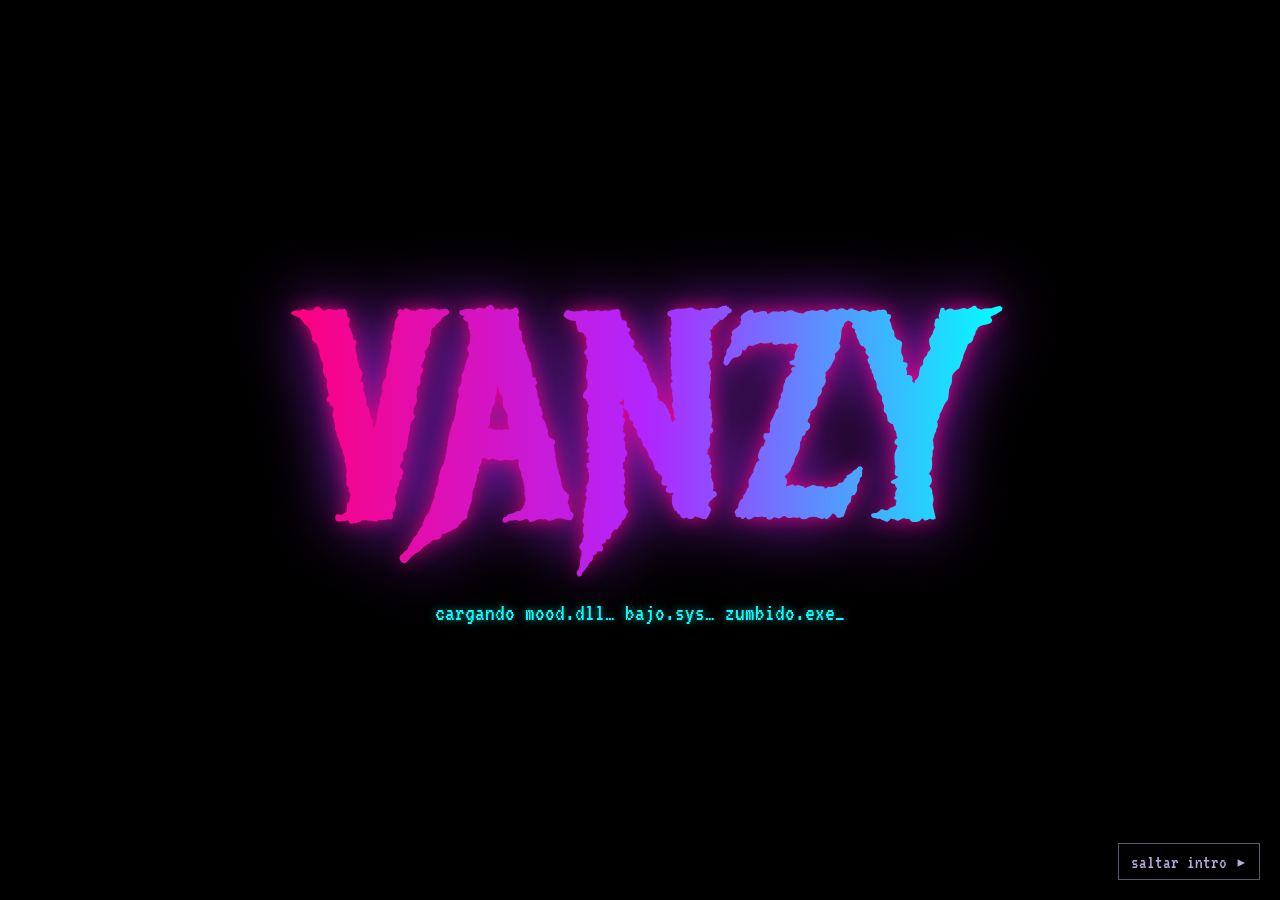
<file: index.html>
<!DOCTYPE html>
<html lang="es">
<head>
  <meta charset="UTF-8">
  <meta name="viewport" content="width=device-width, initial-scale=1.0">
  <title>VANZY.EXE ✦ mi rincón de internet</title>
  <meta name="description" content="VANZY: mi rincón de internet como un escritorio Y2K. Abre las ventanas, mándame un zumbido y busca los secretos.">
  <meta name="theme-color" content="#0b0716">
  <meta property="og:title" content="VANZY.EXE ✦">
  <meta property="og:description" content="Mi rincón de internet como un escritorio Y2K. Pasa, abre las ventanas y mándame un zumbido :3">
  <meta property="og:type" content="website">
  <link rel="icon" href="img/favicon.svg" type="image/svg+xml">

  <!-- Fuentes: Metal Mania (marca), VT323 (sistema), Space Mono (texto) -->
  <link rel="preconnect" href="https://fonts.googleapis.com">
  <link rel="preconnect" href="https://fonts.gstatic.com" crossorigin>
  <link href="https://fonts.googleapis.com/css2?family=Metal+Mania&family=Space+Mono:ital,wght@0,400;0,700;1,400&family=VT323&display=swap" rel="stylesheet">

  <link rel="stylesheet" href="estilos.css">

  <!-- Intro: se muestra una vez por visita (y nunca con movimiento reducido).
       Se decide aquí, antes de pintar, para que no se vea un "flash" del escritorio. -->
  <script>
    try {
      var sinMovimiento = window.matchMedia("(prefers-reduced-motion: reduce)").matches;
      if (!sinMovimiento && !sessionStorage.getItem("vanzy-intro-vista")) {
        document.documentElement.classList.add("con-intro");
      }
    } catch (e) {}
  </script>
</head>
<body class="arrancando">
  <!-- ===================== INTRO ===================== -->
  <div class="intro" id="intro" aria-hidden="true">
    <svg class="intro-logo" viewBox="0 0 1000 320" preserveAspectRatio="xMidYMid meet">
      <text class="intro-relleno" x="500" y="250" text-anchor="middle">VANZY</text>
      <text class="intro-tubo" x="500" y="250" text-anchor="middle">VANZY</text>
    </svg>
    <p class="intro-texto">cargando mood.dll… bajo.sys… zumbido.exe<span class="intro-cursor">_</span></p>
    <button class="intro-saltar" id="intro-saltar" type="button" tabindex="-1">saltar intro ▸</button>
  </div>

  <a class="saltar" href="#ventana-perfil">saltar al about me</a>

  <!-- ===================== FONDO VIVO ===================== -->
  <div class="fondo" aria-hidden="true">
    <div class="aurora aurora-1"></div>
    <div class="aurora aurora-2"></div>
    <canvas class="cielo" id="cielo"></canvas>
    <!-- Wallpaper: VANZY en tubo de neón, abajo a la derecha (en el espacio libre) -->
    <svg class="wallpaper" viewBox="0 0 1000 320" preserveAspectRatio="xMidYMid meet">
      <defs>
        <linearGradient id="tubo" x1="0" y1="0" x2="1" y2="0">
          <stop offset="0" stop-color="#ff007f"/>
          <stop offset=".5" stop-color="#b026ff"/>
          <stop offset="1" stop-color="#00ffff"/>
        </linearGradient>
      </defs>
      <text class="wallpaper-brillo" x="500" y="250" text-anchor="middle">VANZY</text>
      <text class="wallpaper-tubo" x="500" y="250" text-anchor="middle">VANZY</text>
    </svg>
    <div class="scanlines"></div>
  </div>

  <!-- Estela del cursor (caos 2006); se apaga con movimiento reducido -->
  <canvas class="estela" id="estela" aria-hidden="true"></canvas>

  <!-- ===================== ÍCONOS (sprite SVG) ===================== -->
  <svg width="0" height="0" style="position:absolute" aria-hidden="true">
    <defs>
      <symbol id="i-perfil" viewBox="0 0 24 24"><rect x="8" y="3" width="8" height="8"/><path d="M4 21v-3a4 4 0 0 1 4-4h8a4 4 0 0 1 4 4v3"/></symbol>
      <symbol id="i-msn" viewBox="0 0 24 24"><circle cx="8" cy="7" r="3"/><circle cx="16" cy="9" r="3"/><path d="M2 20c0-4 3-6 6-6s6 2 6 6M12 20c0-3 2-5 4-5s5 2 5 5"/></symbol>
      <symbol id="i-cd" viewBox="0 0 24 24"><circle cx="12" cy="12" r="9"/><circle cx="12" cy="12" r="2.5"/><path d="M12 5.5a6.5 6.5 0 0 1 6.5 6.5"/></symbol>
      <symbol id="i-micro" viewBox="0 0 24 24"><rect x="9" y="2" width="6" height="11" rx="3"/><path d="M5 11a7 7 0 0 0 14 0M12 18v4M8 22h8"/></symbol>
      <symbol id="i-libro" viewBox="0 0 24 24"><path d="M3 5h7a2 2 0 0 1 2 2v13a2 2 0 0 0-2-2H3zM21 5h-7a2 2 0 0 0-2 2v13a2 2 0 0 1 2-2h7z"/></symbol>
      <symbol id="i-nota" viewBox="0 0 24 24"><path d="M4 3h16v12l-6 6H4z"/><path d="M14 21v-6h6M8 8h8M8 12h5"/></symbol>
      <symbol id="i-musica" viewBox="0 0 24 24"><path d="M9 18V5l11-2v13"/><circle cx="6" cy="18" r="3"/><circle cx="17" cy="16" r="3"/></symbol>
      <symbol id="i-fotos" viewBox="0 0 24 24"><rect x="3" y="7" width="18" height="13"/><path d="M8 7l2-3h4l2 3"/><circle cx="12" cy="13" r="3.5"/></symbol>
      <symbol id="i-gif" viewBox="0 0 24 24"><rect x="2" y="5" width="20" height="14"/><path d="M9 10H6v5h3v-2M12 10v5M15 15v-5h3M15 12.5h2"/></symbol>
      <symbol id="i-papelera" viewBox="0 0 24 24"><path d="M4 6h16M9 6V3h6v3M6 6l1 15h10l1-15M10 10v7M14 10v7"/></symbol>
      <symbol id="i-carpeta" viewBox="0 0 24 24"><path d="M3 6h7l2 2h9v11H3z"/></symbol>
      <symbol id="i-candado" viewBox="0 0 24 24"><rect x="5" y="11" width="14" height="10"/><path d="M8 11V7a4 4 0 0 1 8 0v4"/></symbol>
      <symbol id="i-vol" viewBox="0 0 24 24"><path d="M4 9h4l5-4v14l-5-4H4z"/><path d="M16 9a4 4 0 0 1 0 6M18.5 6.5a8 8 0 0 1 0 11"/></symbol>
      <symbol id="i-mudo" viewBox="0 0 24 24"><path d="M4 9h4l5-4v14l-5-4H4z"/><path d="M16 9l5 6M21 9l-5 6"/></symbol>
      <symbol id="i-rayo" viewBox="0 0 24 24"><path d="M13 2L4 14h7l-1 8 9-12h-7z"/></symbol>
      <!-- Iconitos pixel de los blinkies -->
      <symbol id="bk-corazon" viewBox="0 0 7 6"><path d="M1 0h2v1h1V0h2v1h1v2H6v1H5v1H4v1H3V5H2V4H1V3H0V1h1z"/></symbol>
      <symbol id="bk-diamante" viewBox="0 0 7 7"><path d="M3 0h1v1h1v1h1v1h1v1H6v1H5v1H4v1H3V6H2V5H1V4H0V3h1V2h1V1h1z"/></symbol>
      <symbol id="bk-calavera" viewBox="0 0 7 7"><path d="M1 0h5v1h1v3H6v1H5v2H4V6H3v1H2V5H1V4H0V1h1zm0 2v1h2V2zm3 0v1h2V2z" fill-rule="evenodd"/></symbol>
      <symbol id="bk-vinilo" viewBox="0 0 16 16"><circle cx="8" cy="8" r="7.5" fill="#111"/><circle cx="8" cy="8" r="5" fill="none" stroke="#333" stroke-width=".6"/><circle cx="8" cy="8" r="2.6" fill="#d8344c"/><circle cx="8" cy="8" r=".8" fill="#f3e6c8"/><path d="M8 1.5a6.5 6.5 0 0 1 5 2.4" stroke="#777" stroke-width=".6" fill="none"/></symbol>
      <symbol id="bk-ojo" viewBox="0 0 16 16"><path d="M1 8c3-4 11-4 14 0-3 4-11 4-14 0z" fill="#fff8ee" stroke="#2a0a12"/><circle cx="8" cy="8" r="2.8" fill="#2f8f6a"/><circle cx="8" cy="8" r="1.2" fill="#000"/></symbol>
      <symbol id="bk-carita" viewBox="0 0 15 15"><circle cx="7.5" cy="7.5" r="7" fill="#ffe94d"/><path d="M4 4.5l2 2M6 4.5l-2 2M9 4.5l2 2M11 4.5l-2 2" stroke="#000" stroke-width="1.1"/><path d="M4.5 9.5c1.5 2 4.5 2 6 0" stroke="#000" stroke-width="1.1" fill="none"/></symbol>
      <symbol id="bk-flor" viewBox="0 0 9 9"><path d="M3 0h3v2h3v3H6v1H3V5H0V2h3z" fill="#ffb3d6"/><path d="M3 2h3v3H3z" fill="#ffe94d"/><path d="M4 6h1v3H4z" fill="#6fd08f"/></symbol>
      <symbol id="bk-caballo" viewBox="0 0 9 9"><path d="M3 0h1v1h2v1h1v1h1v2H7V4H6v1H5v4H2V6H1V4h1V2h1z"/><path d="M4 2h1v1H4z" fill="#111"/></symbol>
      <symbol id="bk-casete" viewBox="0 0 12 8"><path d="M0 0h12v8H0z" fill="#2b2b2b"/><path d="M1 1h10v4H1z" fill="#f4e7c8"/><path d="M3 2h2v2H3zm4 0h2v2H7z" fill="#2b2b2b"/><path d="M3 6h6v1H3z" fill="#555"/></symbol>
      <symbol id="i-corazon" viewBox="0 0 24 24"><path d="M12 20s-8-5-8-11a4.5 4.5 0 0 1 8-2.8A4.5 4.5 0 0 1 20 9c0 6-8 11-8 11z"/></symbol>
      <symbol id="i-min" viewBox="0 0 24 24"><path d="M6 17h12"/></symbol>
      <symbol id="i-max" viewBox="0 0 24 24"><rect x="5" y="5" width="14" height="14"/><path d="M5 9h14"/></symbol>
      <symbol id="i-cerrar" viewBox="0 0 24 24"><path d="M6 6l12 12M18 6L6 18"/></symbol>
      <symbol id="i-anterior" viewBox="0 0 24 24"><path class="relleno" d="M6 5h2v14H6zM19 5l-10 7 10 7z"/></symbol>
      <symbol id="i-play" viewBox="0 0 24 24"><path class="relleno" d="M7 4l13 8-13 8z"/></symbol>
      <symbol id="i-pausa" viewBox="0 0 24 24"><path class="relleno" d="M6 5h4v14H6zM14 5h4v14h-4z"/></symbol>
      <symbol id="i-stop" viewBox="0 0 24 24"><path class="relleno" d="M6 6h12v12H6z"/></symbol>
      <symbol id="i-siguiente" viewBox="0 0 24 24"><path class="relleno" d="M16 5h2v14h-2zM5 5l10 7-10 7z"/></symbol>
    </defs>
  </svg>

  <!-- ===================== ESCRITORIO ===================== -->
  <main class="escritorio" id="escritorio">

    <!-- Solo en celular: barra de estado + pantalla de inicio de un celu 2000s -->
    <div class="celu-estado" aria-hidden="true">
      <span class="senal"><i></i><i></i><i></i><i></i></span>
      <span>VANZY</span>
      <span class="bateria"><i></i></span>
    </div>
    <div class="celu-portada">
      <time class="celu-reloj" id="celu-reloj">--:--</time>
      <p class="celu-fecha"><span id="celu-fecha"></span> · <span id="celu-mood"></span></p>
      <button class="celu-widget" type="button" data-abre="ventana-msn">
        <svg aria-hidden="true"><use href="#i-cd"/></svg>
        <span><b>♪ mi playlist</b><span id="celu-escuchando">toca para escucharla en Spotify</span></span>
      </button>
    </div>

    <!-- Íconos del escritorio: abren ventanas -->
    <nav class="iconos" aria-label="Íconos del escritorio">
      <button class="icono" type="button" data-abre="ventana-perfil"><svg aria-hidden="true"><use href="#i-perfil"/></svg><span>about_me.exe</span></button>
      <button class="icono" type="button" data-abre="ventana-msn"><svg aria-hidden="true"><use href="#i-msn"/></svg><span>escuchando ahora</span></button>
      <button class="icono" type="button" data-abre="ventana-musica"><svg aria-hidden="true"><use href="#i-musica"/></svg><span>música</span></button>
      <button class="icono" type="button" data-aviso="sobre_mí" data-icono="i-nota"><svg aria-hidden="true"><use href="#i-nota"/></svg><span>sobre_mí.txt</span></button>
      <button class="icono" type="button" data-aviso="galería" data-icono="i-fotos"><svg aria-hidden="true"><use href="#i-fotos"/></svg><span>galería</span></button>
      <button class="icono" type="button" data-aviso="gifs_randoms" data-icono="i-gif"><svg aria-hidden="true"><use href="#i-gif"/></svg><span>gifs randoms</span></button>
      <button class="icono icono-papelera" type="button" data-abre="ventana-papelera"><svg aria-hidden="true"><use href="#i-papelera"/></svg><span>papelera</span></button>
    </nav>

    <!-- Stickers: flotan en el wallpaper (debajo de las ventanas).
         3 clics seguidos = suena un riff. Uno está escondido… -->
    <div class="stickers">
      <span class="sticker sticker-chica" data-sonido="sticker-1"><img src="img/stickers/sticker-4.webp" alt="" width="400" height="400" draggable="false"></span>
      <span class="sticker sticker-oso" data-sonido="sticker-2"><img src="img/stickers/sticker-1.webp" alt="" width="400" height="400" draggable="false"></span>
      <span class="sticker sticker-camion" data-sonido="sticker-3"><img src="img/stickers/sticker-3.webp" alt="" width="400" height="400" draggable="false"></span>
      <span class="sticker sticker-leon" data-sonido="sticker-4"><img src="img/stickers/sticker-2.webp" alt="" width="400" height="400" draggable="false"></span>
      <!-- El sticker escondido: un corazoncito asomado detrás del borde -->
      <button class="sticker-escondido" id="sticker-escondido" type="button" aria-label="un corazoncito escondido">
        <svg aria-hidden="true"><use href="#i-corazon"/></svg>
      </button>
    </div>

    <!-- ---------- about_me.exe (se abre sola) ---------- -->
    <section class="ventana" id="ventana-perfil" data-nombre="about_me.exe" data-icono="i-perfil" aria-labelledby="titulo-principal">
      <header class="ventana-barra">
        <svg class="ventana-icono" aria-hidden="true"><use href="#i-perfil"/></svg>
        <p class="ventana-titulo">about_me.exe — vanzy</p>
        <div class="ventana-controles"></div>
      </header>
      <div class="ventana-cuerpo perfil">
        <div class="perfil-foto">
          <img id="perfil-avatar" src="img/avatar.webp" alt="Foto de perfil de Vanzy" width="400" height="368">
          <span class="perfil-online">● online</span>
        </div>
        <div class="perfil-info">
          <h1 class="marca" id="titulo-principal" data-texto="VANZY">VANZY</h1>
          <p class="perfil-saludo" id="perfil-saludo"></p>
          <div class="perfil-bio" id="perfil-bio"></div>
        </div>
        <blockquote class="quote" id="quote">
          <p id="quote-texto"></p>
          <footer id="quote-autor"></footer>
        </blockquote>
        <ul class="blinkies" id="blinkies" aria-label="Blinkies"></ul>
      </div>
      <footer class="ventana-estado">
        <span>1 usuario conectado</span>
        <span>mood: <b id="estado-mood"></b></span>
      </footer>
    </section>

    <!-- ---------- escuchando ahora (estado MSN + Spotify + zumbido) ---------- -->
    <section class="ventana" id="ventana-msn" data-nombre="escuchando ahora" data-icono="i-msn" aria-labelledby="titulo-msn" hidden>
      <header class="ventana-barra">
        <svg class="ventana-icono" aria-hidden="true"><use href="#i-msn"/></svg>
        <h2 class="ventana-titulo" id="titulo-msn">escuchando ahora — msn</h2>
        <div class="ventana-controles"></div>
      </header>
      <div class="ventana-cuerpo msn">
        <div class="contacto">
          <img src="img/avatar.webp" alt="" width="400" height="368">
          <div>
            <p class="contacto-nombre"><span class="punto" aria-hidden="true">●</span> Vanzy <small>(en línea)</small></p>
            <!-- Solo aparece si conectas Last.fm en datos.js (canción en vivo) -->
            <p class="contacto-cancion" id="msn-cancion" hidden>♪ <span id="msn-escuchando"></span></p>
          </div>
        </div>
        <!-- Reproductor de mi playlist de Spotify (se carga apenas se abre la ventana) -->
        <div class="spotify" id="spotify"></div>
        <div class="chat" id="chat" aria-live="polite">
          <p><b>Vanzy dice:</b> <span id="msn-estado"></span></p>
        </div>
        <button class="boton-zumbido" type="button" data-zumbido>¡ZUMBIDO!</button>
      </div>
      <footer class="ventana-estado">
        <span>conectado</span>
        <span id="msn-fuente">spotify</span>
      </footer>
    </section>

    <!-- ---------- música: audio_lab.exe ----------
         ENTER → D'LIRIA "hackea" el programa → carpetas.
         Todo el contenido sale de datos.musica (datos.js). -->
    <section class="ventana" id="ventana-musica" data-nombre="audio_lab.exe" data-icono="i-cd" aria-labelledby="titulo-musica" hidden>
      <header class="ventana-barra">
        <svg class="ventana-icono" aria-hidden="true"><use href="#i-cd"/></svg>
        <h2 class="ventana-titulo" id="titulo-musica">audio_lab.exe — ★彡 VANZY AUDIO LAB 彡★</h2>
        <div class="ventana-controles"></div>
      </header>

      <!-- Portada ENTER (estilo web de banda de la era Flash) -->
      <div class="lab-splash" id="lab-splash">
        <span class="cd-gira cd-grande" aria-hidden="true"></span>
        <button class="boton-enter" id="lab-enter" type="button">ENTER</button>
        <p>audio_lab.exe · best viewed at 1024×768</p>
      </div>

      <!-- El hackeo de D'LIRIA (homenaje a la campaña de Folie à Deux) -->
      <div class="lab-hackeo" id="lab-hackeo" role="dialog" aria-labelledby="hackeo-titulo" hidden>
        <p class="hackeo-alerta">⚠ ATENCIÓN: ESTA TRANSMISIÓN FUE INTERVENIDA ⚠</p>
        <p class="hackeo-titulo" id="hackeo-titulo">D'LIRIA</p>
        <p class="hackeo-linea" id="hackeo-linea" aria-live="polite"></p>
        <div class="boletas" id="boletas"></div>
        <p class="hackeo-firma" id="hackeo-firma"></p>
        <button class="boton-entrar" id="lab-entrar" type="button">entrar al lab ▸</button>
      </div>

      <!-- Transporte: lo que "suena" en el estudio -->
      <div class="lab-transporte">
        <span class="cd-gira" aria-hidden="true"></span>
        <div class="lcd">
          <span class="lcd-rec">REC</span>
          <div class="lcd-pista"><span id="lab-marquesina"></span></div>
          <span class="lcd-tiempo" id="lab-tiempo">00:00</span>
          <div class="eq" aria-hidden="true"><i></i><i></i><i></i><i></i><i></i><i></i><i></i><i></i><i></i><i></i><i></i><i></i><i></i><i></i><i></i><i></i></div>
        </div>
      </div>

      <div class="lab-cuerpo">
        <div class="carpetas" role="tablist" aria-label="Carpetas de música" id="lab-carpetas">
          <button class="carpeta" type="button" role="tab" id="tab-actual" aria-controls="lab-actual" aria-selected="true"><svg aria-hidden="true"><use href="#i-carpeta"/></svg><span>banda_actual<small>D'LIRIA</small></span><span class="nuevo" aria-hidden="true">NEW!</span></button>
          <button class="carpeta" type="button" role="tab" id="tab-muertas" aria-controls="lab-muertas" aria-selected="false" tabindex="-1"><svg aria-hidden="true"><use href="#i-carpeta"/></svg><span>bandas_muertas<small>R.I.P</small></span></button>
          <button class="carpeta" type="button" role="tab" id="tab-cds" aria-controls="lab-cds" aria-selected="false" tabindex="-1"><svg aria-hidden="true"><use href="#i-carpeta"/></svg><span>mis_cds<small>colección</small></span></button>
          <button class="carpeta" type="button" role="tab" id="tab-tocatas" aria-controls="lab-tocatas" aria-selected="false" tabindex="-1"><svg aria-hidden="true"><use href="#i-carpeta"/></svg><span>tocatas<small>en vivo</small></span></button>
          <button class="carpeta" type="button" role="tab" id="tab-favs" aria-controls="lab-favs" aria-selected="false" tabindex="-1"><svg aria-hidden="true"><use href="#i-carpeta"/></svg><span>favoritas<small>top 8</small></span></button>
          <p class="carpetas-gif" aria-hidden="true"><span class="cd-gira cd-mediano"></span>now playing<br>en mi pieza ♡</p>
        </div>

        <div class="lab-panel" role="tabpanel" id="lab-actual" aria-labelledby="tab-actual"></div>
        <div class="lab-panel" role="tabpanel" id="lab-muertas" aria-labelledby="tab-muertas" hidden></div>
        <div class="lab-panel" role="tabpanel" id="lab-cds" aria-labelledby="tab-cds" hidden></div>
        <div class="lab-panel" role="tabpanel" id="lab-tocatas" aria-labelledby="tab-tocatas" hidden></div>
        <div class="lab-panel" role="tabpanel" id="lab-favs" aria-labelledby="tab-favs" hidden></div>
      </div>

      <div class="lab-pie" aria-hidden="true"><span>★彡 bienvenid@s al audio lab de vanzy 彡★ D'LIRIA está mezclando su primer disco ★ R.I.P Clouded &amp; Pollo Xs ★ sube el volumen ★彡</span></div>
    </section>

    <!-- ---------- winamp ---------- -->
    <section class="ventana" id="ventana-winamp" data-nombre="winamp" data-icono="i-cd" aria-labelledby="titulo-winamp" hidden>
      <header class="ventana-barra">
        <svg class="ventana-icono" aria-hidden="true"><use href="#i-cd"/></svg>
        <h2 class="ventana-titulo" id="titulo-winamp">winamp — vanzy.m3u</h2>
        <div class="ventana-controles"></div>
      </header>
      <div class="ventana-cuerpo winamp">
        <div class="lcd">
          <span class="lcd-tiempo" id="lcd-tiempo">00:00</span>
          <div class="lcd-pista"><span id="lcd-texto"></span></div>
          <div class="eq" aria-hidden="true"><i></i><i></i><i></i><i></i><i></i><i></i><i></i><i></i><i></i><i></i><i></i><i></i></div>
        </div>
        <div class="winamp-controles">
          <button class="boton-sistema" type="button" data-winamp="anterior" aria-label="Anterior"><svg aria-hidden="true"><use href="#i-anterior"/></svg></button>
          <button class="boton-sistema" type="button" data-winamp="play" aria-label="Reproducir"><svg aria-hidden="true"><use href="#i-play"/></svg></button>
          <button class="boton-sistema" type="button" data-winamp="pausa" aria-label="Pausa"><svg aria-hidden="true"><use href="#i-pausa"/></svg></button>
          <button class="boton-sistema" type="button" data-winamp="stop" aria-label="Detener"><svg aria-hidden="true"><use href="#i-stop"/></svg></button>
          <button class="boton-sistema" type="button" data-winamp="siguiente" aria-label="Siguiente"><svg aria-hidden="true"><use href="#i-siguiente"/></svg></button>
        </div>
      </div>
    </section>

    <!-- ---------- top bandas ---------- -->
    <section class="ventana" id="ventana-bandas" data-nombre="top_bandas" data-icono="i-micro" aria-labelledby="titulo-bandas" hidden>
      <header class="ventana-barra">
        <svg class="ventana-icono" aria-hidden="true"><use href="#i-micro"/></svg>
        <h2 class="ventana-titulo" id="titulo-bandas">top_bandas</h2>
        <div class="ventana-controles"></div>
      </header>
      <div class="ventana-cuerpo">
        <ul class="grilla-bandas" id="lista-bandas"></ul>
        <p class="pista-uso">pasa el mouse (o toca) para ver el disco ♡ <span id="bandas-nota"></span></p>
      </div>
    </section>

    <!-- ---------- favoritos: pelis y libros ---------- -->
    <section class="ventana" id="ventana-favs" data-nombre="favoritos" data-icono="i-libro" aria-labelledby="titulo-favs" hidden>
      <header class="ventana-barra">
        <svg class="ventana-icono" aria-hidden="true"><use href="#i-libro"/></svg>
        <h2 class="ventana-titulo" id="titulo-favs">favoritos</h2>
        <div class="ventana-controles"></div>
      </header>
      <div class="ventana-cuerpo">
        <div class="pestanas" role="tablist" aria-label="Favoritos">
          <button class="pestana" type="button" role="tab" id="tab-pelis" aria-controls="panel-pelis" aria-selected="true">películas</button>
          <button class="pestana" type="button" role="tab" id="tab-libros" aria-controls="panel-libros" aria-selected="false" tabindex="-1">libros</button>
        </div>
        <ul class="grilla-portadas" role="tabpanel" id="panel-pelis" aria-labelledby="tab-pelis"></ul>
        <ul class="grilla-portadas" role="tabpanel" id="panel-libros" aria-labelledby="tab-libros" hidden></ul>
      </div>
    </section>

    <!-- ---------- cositas.txt (post-it) ---------- -->
    <section class="ventana ventana-postit" id="ventana-cositas" data-nombre="cositas.txt" data-icono="i-nota" aria-labelledby="titulo-cositas" hidden>
      <header class="ventana-barra">
        <svg class="ventana-icono" aria-hidden="true"><use href="#i-nota"/></svg>
        <h2 class="ventana-titulo" id="titulo-cositas">cositas.txt</h2>
        <div class="ventana-controles"></div>
      </header>
      <div class="ventana-cuerpo">
        <ul class="cositas" id="lista-cositas"></ul>
      </div>
    </section>

    <!-- ---------- papelera (los secretos) ---------- -->
    <section class="ventana" id="ventana-papelera" data-nombre="papelera" data-icono="i-papelera" aria-labelledby="titulo-papelera" hidden>
      <header class="ventana-barra">
        <svg class="ventana-icono" aria-hidden="true"><use href="#i-papelera"/></svg>
        <h2 class="ventana-titulo" id="titulo-papelera">papelera de reciclaje</h2>
        <div class="ventana-controles"></div>
      </header>
      <div class="ventana-cuerpo">
        <p class="papelera-intro">cosas que "borré"… algunas están protegidas. dicen que hay formas de abrirlas :o</p>
        <ul class="archivos" id="lista-secretos"></ul>
      </div>
      <footer class="ventana-estado">
        <span id="papelera-cuenta"></span>
        <span>pistas: ↑↑↓↓ · teclado · ♡</span>
      </footer>
    </section>

    <!-- ---------- visor de un secreto ---------- -->
    <section class="ventana ventana-postit" id="ventana-secreto" data-nombre="secreto.txt" data-icono="i-nota" aria-labelledby="titulo-secreto" hidden>
      <header class="ventana-barra">
        <svg class="ventana-icono" aria-hidden="true"><use href="#i-nota"/></svg>
        <h2 class="ventana-titulo" id="titulo-secreto">secreto.txt</h2>
        <div class="ventana-controles"></div>
      </header>
      <div class="ventana-cuerpo">
        <ul class="cositas" id="secreto-lineas"></ul>
      </div>
    </section>

    <!-- ---------- aviso: secciones que vienen después ---------- -->
    <section class="ventana ventana-aviso" id="ventana-aviso" data-nombre="instalando…" data-icono="i-corazon" aria-labelledby="titulo-aviso" hidden>
      <header class="ventana-barra">
        <svg class="ventana-icono" aria-hidden="true"><use href="#i-corazon"/></svg>
        <h2 class="ventana-titulo" id="titulo-aviso">instalando…</h2>
        <div class="ventana-controles"></div>
      </header>
      <div class="ventana-cuerpo aviso">
        <p id="aviso-texto"></p>
        <div class="barra-progreso" aria-hidden="true"><i></i></div>
        <p class="aviso-nota" id="aviso-nota">✦ próximamente ✦</p>
      </div>
    </section>
  </main>

  <!-- Globito de la bandeja (zumbidos y secretos) -->
  <div class="globo" id="globo" role="status" aria-live="polite" hidden>
    <p><b>MSN</b> <span id="globo-texto"></span></p>
    <small>hace un momento</small>
  </div>

  <!-- ===================== BARRA DE TAREAS ===================== -->
  <footer class="tareas">
    <button class="boton-inicio" id="boton-inicio" type="button" aria-expanded="false" aria-controls="menu-inicio"><span class="inicio-pc">VANZY</span><span class="inicio-celu">Menú</span></button>

    <div class="menu-inicio" id="menu-inicio" hidden>
      <p class="menu-franja" aria-hidden="true">VANZY 2.0</p>
      <div class="menu-contenido">
        <ul class="menu-lista" id="menu-lista"></ul>
        <p class="menu-pie">última actualización:<br><time id="menu-fecha"></time></p>
      </div>
    </div>

    <ul class="tareas-lista" id="tareas-lista" aria-label="Ventanas abiertas"></ul>

    <div class="bandeja">
      <button class="bandeja-boton" type="button" data-abre="ventana-msn" aria-label="Abrir MSN"><svg aria-hidden="true"><use href="#i-msn"/></svg></button>
      <button class="bandeja-boton bandeja-zumbido" type="button" data-zumbido aria-label="Mandar un zumbido"><svg aria-hidden="true"><use href="#i-rayo"/></svg><span class="solo-celu">ZUMBIDO</span></button>
      <button class="bandeja-boton" type="button" id="boton-sonido" aria-pressed="false" aria-label="Silenciar sonidos"><svg aria-hidden="true"><use href="#i-vol"/></svg></button>
      <span class="bandeja-mood" title="mood"><svg aria-hidden="true"><use href="#i-corazon"/></svg><span id="bandeja-mood"></span></span>
      <time class="bandeja-reloj" id="reloj">--:--</time>
    </div>

    <button class="tecla-atras" id="tecla-atras" type="button">Atrás</button>
  </footer>

  <script src="datos.js" defer></script>
  <script src="script.js" defer></script>
</body>
</html>
</file>
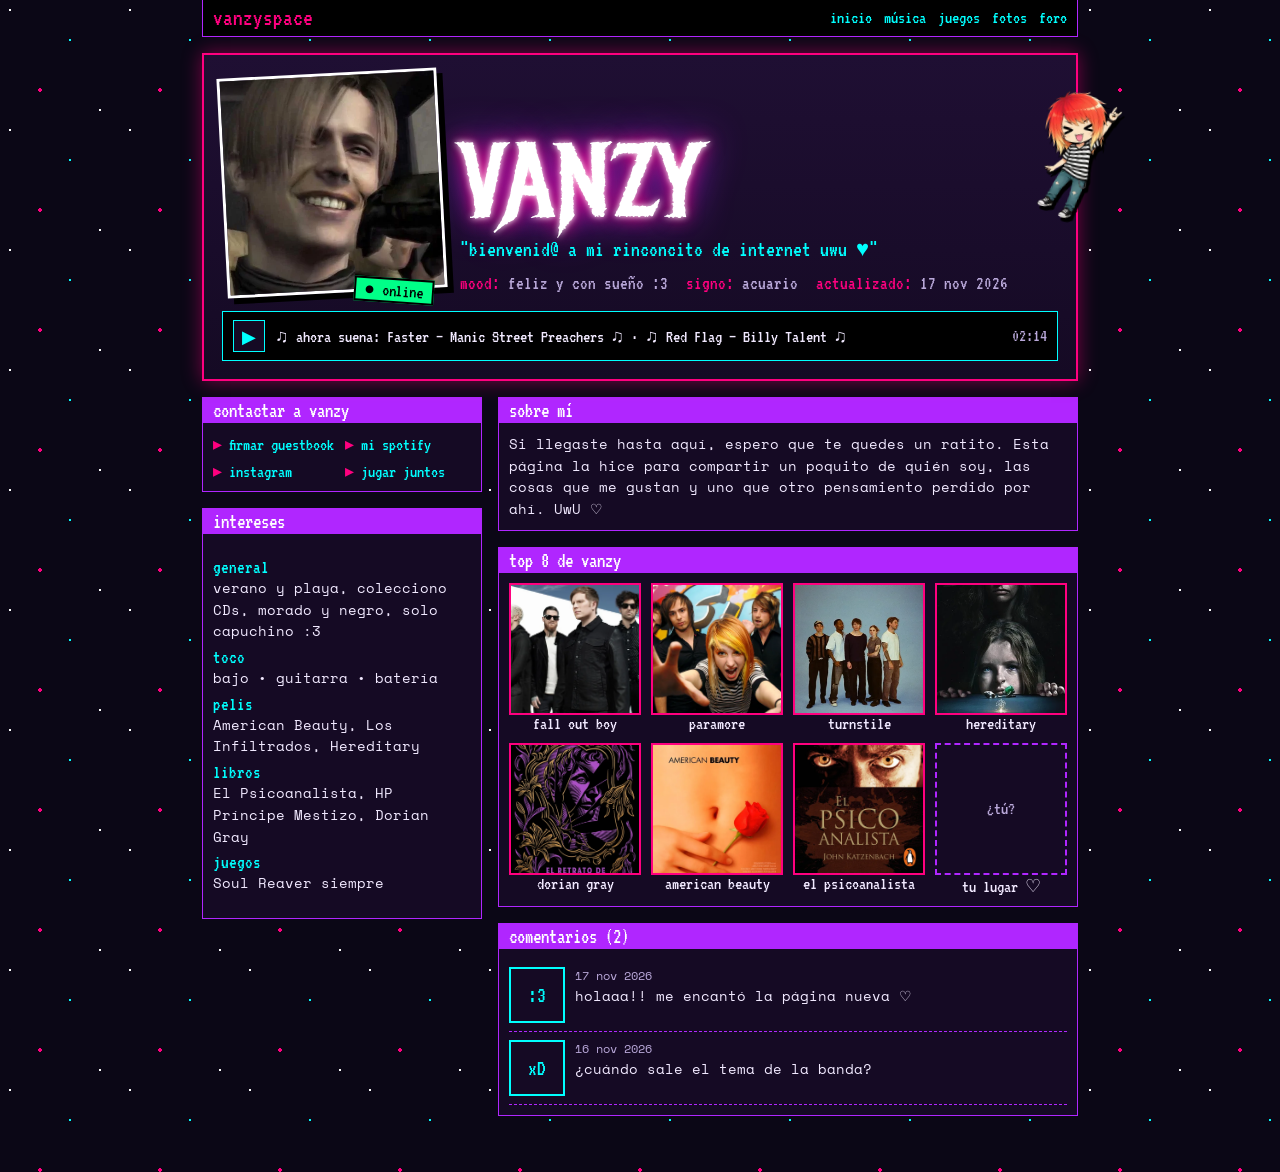
<file: bocetos/1-vanzyspace.html>
<!DOCTYPE html>
<html lang="es">
<head>
<meta charset="UTF-8">
<meta name="viewport" content="width=device-width, initial-scale=1.0">
<title>Boceto 1 · VANZYSPACE</title>
<link rel="preconnect" href="https://fonts.googleapis.com">
<link rel="preconnect" href="https://fonts.gstatic.com" crossorigin>
<link href="https://fonts.googleapis.com/css2?family=Metal+Mania&family=Space+Mono:wght@400;700&family=VT323&display=swap" rel="stylesheet">
<style>
  /* Boceto rápido: perfil MySpace 2006 con la paleta neón de VANZY */
  :root {
    --noche: #0b0716; --panel: #150a24; --panel-2: #1f0f33;
    --cyan: #00ffff; --fucsia: #ff007f; --morado: #b026ff;
    --texto: #f1e9ff; --suave: #b9a8d9;
  }
  * { box-sizing: border-box; }
  body {
    margin: 0; color: var(--texto); background: var(--noche);
    font: 14px/1.55 "Space Mono", monospace;
    /* mosaico de estrellas pixel, como fondo de layout */
    background-image:
      radial-gradient(1px 1px at 10px 10px, #fff 99%, transparent),
      radial-gradient(1px 1px at 70px 40px, var(--cyan) 99%, transparent),
      radial-gradient(2px 2px at 40px 90px, var(--fucsia) 99%, transparent),
      radial-gradient(1px 1px at 100px 110px, #fff 99%, transparent);
    background-size: 120px 120px;
  }
  a { color: var(--cyan); }
  .pagina { width: min(900px, 100%); margin: 0 auto; padding: 0 12px 40px; }

  /* barra estilo red social */
  .barra {
    display: flex; justify-content: space-between; align-items: center; gap: 8px; flex-wrap: wrap;
    padding: 6px 10px; background: #000; border: 1px solid var(--morado); border-top: 0;
    font: 18px VT323, monospace;
  }
  .barra b { color: var(--fucsia); font-weight: 400; font-size: 24px; }
  .barra nav a { margin-left: 12px; text-decoration: none; }

  /* PROTAGONISTA: cabecera de perfil */
  .cabecera {
    position: relative; margin-top: 16px;
    display: grid; grid-template-columns: 220px 1fr; gap: 18px; align-items: end;
    padding: 18px; background: linear-gradient(180deg, var(--panel-2), var(--panel));
    border: 2px solid var(--fucsia); box-shadow: 0 0 18px rgba(255,0,127,.45);
  }
  .cabecera > *, .cols > *, .player .pista { min-width: 0; }
  .foto { position: relative; }
  .foto img { width: 100%; aspect-ratio: 1; object-fit: cover; display: block; border: 3px solid #fff; rotate: -3deg; box-shadow: 6px 6px 0 #000; }
  .online { position: absolute; bottom: -10px; right: 8px; rotate: 4deg; background: #00ff88; color: #000; font: 18px VT323; padding: 0 8px; border: 2px solid #000; }
  .nombre {
    margin: 0; font: 400 clamp(56px, 10vw, 104px)/.9 "Metal Mania", fantasy; color: #fff;
    text-shadow: 0 0 6px #fff, 0 0 18px var(--fucsia), 0 0 40px var(--morado);
  }
  .frase { margin: 6px 0 12px; font: 22px VT323; color: var(--cyan); }
  .estado { display: flex; flex-wrap: wrap; gap: 6px 18px; font: 19px VT323; color: var(--suave); }
  .estado b { color: var(--fucsia); font-weight: 400; }
  .player {
    grid-column: 1 / -1; display: flex; align-items: center; gap: 10px;
    padding: 8px 10px; background: #000; border: 1px solid var(--cyan); font: 18px VT323;
  }
  .player button { width: 32px; height: 32px; border: 1px solid var(--cyan); background: var(--panel); color: var(--cyan); font: 18px VT323; cursor: pointer; }
  .player .pista { flex: 1; overflow: hidden; white-space: nowrap; }
  .player .pista span { display: inline-block; animation: marquesina 12s linear infinite; }
  @keyframes marquesina { from { transform: translateX(100%); } to { transform: translateX(-100%); } }

  .cols { display: grid; grid-template-columns: 280px 1fr; gap: 16px; margin-top: 16px; }
  .caja { background: var(--panel); border: 1px solid var(--morado); margin-bottom: 16px; }
  .caja h2 { margin: 0; padding: 2px 10px; background: var(--morado); color: #fff; font: 400 21px VT323; }
  .caja .in { padding: 10px; }
  .contacto { display: grid; grid-template-columns: 1fr 1fr; gap: 6px; font: 18px VT323; }
  .contacto a { text-decoration: none; } .contacto a::before { content: "▸ "; color: var(--fucsia); }
  .intereses dt { color: var(--cyan); font: 19px VT323; } .intereses dd { margin: 0 0 6px; }

  .top8 { display: grid; grid-template-columns: repeat(4, 1fr); gap: 10px; }
  .top8 figure { margin: 0; text-align: center; font: 18px VT323; }
  .top8 img { width: 100%; aspect-ratio: 1; object-fit: cover; display: block; border: 2px solid var(--fucsia); }
  .top8 .vacio { aspect-ratio: 1; display: grid; place-items: center; border: 2px dashed var(--morado); color: var(--suave); }
  .comentario { display: grid; grid-template-columns: 56px 1fr; gap: 10px; padding: 8px 0; border-bottom: 1px dashed var(--morado); }
  .comentario i { width: 56px; height: 56px; border: 2px solid var(--cyan); display: grid; place-items: center; font-style: normal; font: 22px VT323; color: var(--cyan); }
  .comentario small { color: var(--suave); display: block; }

  .sticker { position: absolute; pointer-events: none; filter: drop-shadow(3px 4px 0 #000); }
  .s1 { width: 140px; right: -70px; top: 30px; rotate: 10deg; }

  @media (max-width: 700px) {
    .cabecera, .cols { grid-template-columns: 1fr; }
    .foto { width: 70%; justify-self: center; }
    .top8 { grid-template-columns: repeat(2, 1fr); }
    .s1 { width: 90px; right: -6px; top: -30px; }
  }
</style>
</head>
<body>
<div class="pagina">
  <div class="barra"><b>vanzyspace</b><nav><a href="#">inicio</a><a href="#">música</a><a href="#">juegos</a><a href="#">fotos</a><a href="#">foro</a></nav></div>

  <!-- protagonista -->
  <header class="cabecera">
    <img class="sticker s1" src="../img/stickers/sticker-4.webp" alt="">
    <div class="foto"><img src="../img/avatar.webp" alt="Foto de Vanzy"><span class="online">● online</span></div>
    <div>
      <h1 class="nombre">VANZY</h1>
      <p class="frase">"bienvenid@ a mi rinconcito de internet uwu ♥"</p>
      <div class="estado">
        <span><b>mood:</b> feliz y con sueño :3</span>
        <span><b>signo:</b> acuario</span>
        <span><b>actualizado:</b> 17 nov 2026</span>
      </div>
    </div>
    <div class="player">
      <button aria-label="Reproducir">▶</button>
      <div class="pista"><span>♫ ahora suena: Faster — Manic Street Preachers ♫ · ♫ Red Flag — Billy Talent ♫</span></div>
      <span style="color:var(--suave)">02:14</span>
    </div>
  </header>

  <div class="cols">
    <div>
      <section class="caja"><h2>contactar a vanzy</h2><div class="in contacto">
        <a href="#">firmar guestbook</a><a href="#">mi spotify</a><a href="#">instagram</a><a href="#">jugar juntos</a>
      </div></section>
      <section class="caja"><h2>intereses</h2><div class="in"><dl class="intereses">
        <dt>general</dt><dd>verano y playa, colecciono CDs, morado y negro, solo capuchino :3</dd>
        <dt>toco</dt><dd>bajo • guitarra • batería</dd>
        <dt>pelis</dt><dd>American Beauty, Los Infiltrados, Hereditary</dd>
        <dt>libros</dt><dd>El Psicoanalista, HP Príncipe Mestizo, Dorian Gray</dd>
        <dt>juegos</dt><dd>Soul Reaver siempre</dd>
      </dl></div></section>
    </div>
    <div>
      <section class="caja"><h2>sobre mí</h2><div class="in">
        <p style="margin:0">Si llegaste hasta aquí, espero que te quedes un ratito. Esta página la hice para compartir un poquito de quién soy, las cosas que me gustan y uno que otro pensamiento perdido por ahí. UwU ♡</p>
      </div></section>
      <section class="caja"><h2>top 8 de vanzy</h2><div class="in top8">
        <figure><img src="../img/bandas/fall-out-boy.webp" alt="">fall out boy</figure>
        <figure><img src="../img/bandas/paramore.webp" alt="">paramore</figure>
        <figure><img src="../img/bandas/turnstile.webp" alt="">turnstile</figure>
        <figure><img src="../img/peliculas/hereditary.webp" alt="">hereditary</figure>
        <figure><img src="../img/libros/el-retrato-de-dorian-gray.webp" alt="">dorian gray</figure>
        <figure><img src="../img/peliculas/american-beauty.webp" alt="">american beauty</figure>
        <figure><img src="../img/libros/el-psicoanalista.webp" alt="">el psicoanalista</figure>
        <figure><div class="vacio">¿tú?</div>tu lugar ♡</figure>
      </div></section>
      <section class="caja"><h2>comentarios (2)</h2><div class="in">
        <div class="comentario"><i>:3</i><div><small>17 nov 2026</small>holaaa!! me encantó la página nueva ♡</div></div>
        <div class="comentario"><i>xD</i><div><small>16 nov 2026</small>¿cuándo sale el tema de la banda?</div></div>
      </div></section>
    </div>
  </div>
</div>
</body>
</html>
</file>
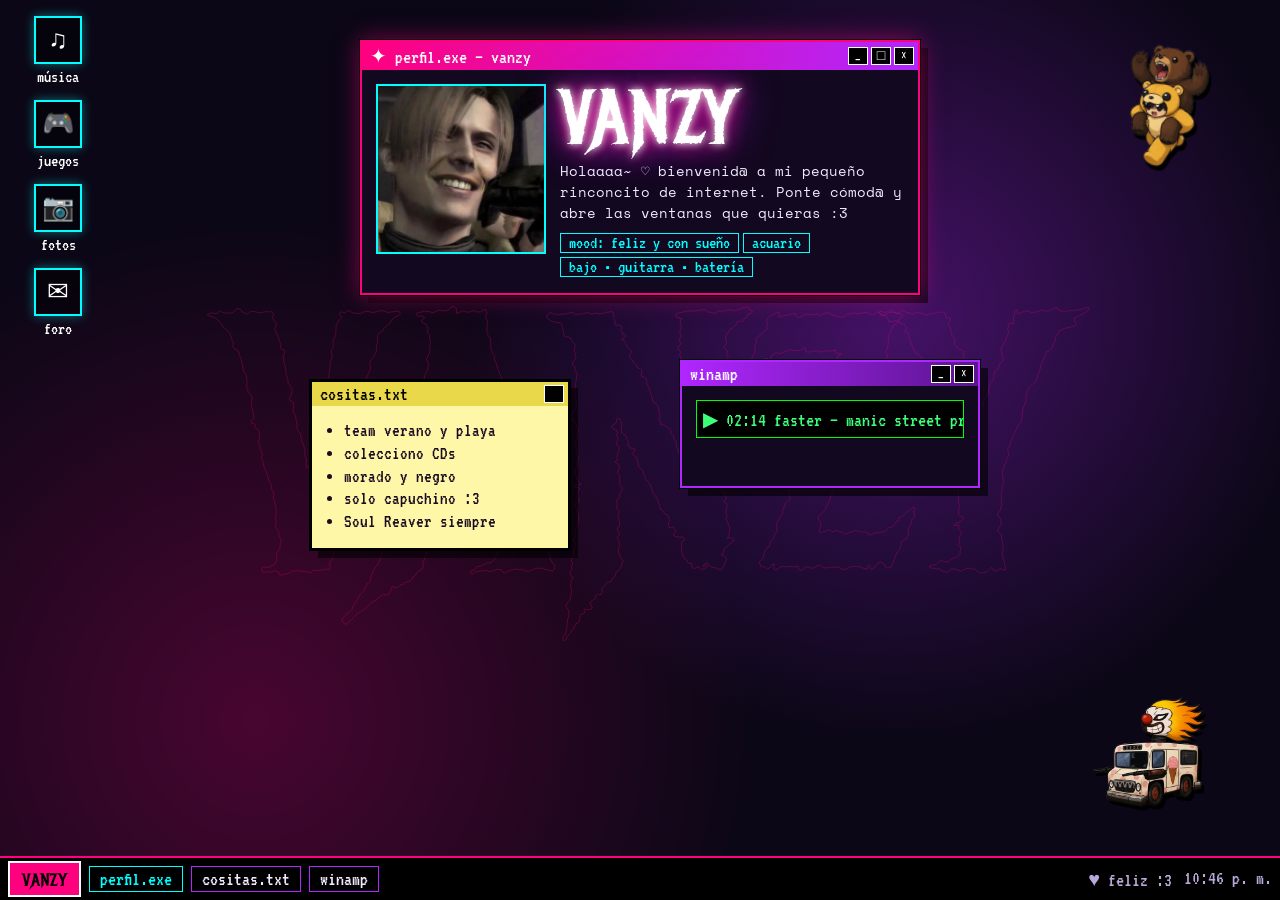
<file: bocetos/2-vanzy-exe.html>
<!DOCTYPE html>
<html lang="es">
<head>
<meta charset="UTF-8">
<meta name="viewport" content="width=device-width, initial-scale=1.0">
<title>Boceto 2 · VANZY.EXE</title>
<link rel="preconnect" href="https://fonts.googleapis.com">
<link rel="preconnect" href="https://fonts.gstatic.com" crossorigin>
<link href="https://fonts.googleapis.com/css2?family=Metal+Mania&family=Space+Mono:wght@400;700&family=VT323&display=swap" rel="stylesheet">
<style>
  /* Boceto rápido: la página es un escritorio Y2K */
  :root {
    --noche: #0b0716; --cyan: #00ffff; --fucsia: #ff007f; --morado: #b026ff;
    --texto: #f1e9ff; --suave: #b9a8d9; --cromo: #2a1b3d;
  }
  * { box-sizing: border-box; }
  html, body { margin: 0; height: 100%; }
  body {
    color: var(--texto); font: 14px/1.5 "Space Mono", monospace; overflow: hidden;
    background:
      radial-gradient(circle at 70% 35%, rgba(176,38,255,.35), transparent 40%),
      radial-gradient(circle at 20% 80%, rgba(255,0,127,.25), transparent 40%),
      var(--noche);
  }
  /* fondo de pantalla: logo gigante tenue */
  .wallpaper {
    position: fixed; inset: 0; display: grid; place-items: center; pointer-events: none;
    font: 400 28vw/1 "Metal Mania", fantasy; color: transparent;
    -webkit-text-stroke: 1px rgba(255,0,127,.25);
  }
  .escritorio { position: fixed; inset: 0 0 44px 0; }
  .escritorio > *, .ventana .cuerpo > * { min-width: 0; }

  /* íconos */
  .iconos { position: absolute; top: 16px; left: 16px; display: grid; gap: 14px; }
  .icono { width: 84px; display: grid; justify-items: center; gap: 4px; text-decoration: none; color: #fff; font: 18px/1 VT323; text-align: center; }
  .icono i { width: 48px; height: 48px; display: grid; place-items: center; font-style: normal; font-size: 26px; border: 2px solid var(--cyan); background: rgba(0,0,0,.5); box-shadow: 0 0 10px rgba(0,255,255,.4); }
  .icono:hover span, .icono:focus span { background: var(--fucsia); color: #000; }

  /* ventanas */
  .ventana {
    position: absolute; background: #12081f; border: 2px solid var(--morado);
    box-shadow: 0 0 0 1px #000, 8px 8px 0 rgba(0,0,0,.6);
  }
  .ventana.activa { border-color: var(--fucsia); box-shadow: 0 0 0 1px #000, 0 0 22px rgba(255,0,127,.5), 8px 8px 0 rgba(0,0,0,.6); z-index: 5; }
  .titulo {
    display: flex; justify-content: space-between; align-items: center; padding: 2px 4px 2px 8px;
    background: linear-gradient(90deg, var(--morado), #5a1590); color: #fff; font: 20px VT323; cursor: grab; user-select: none;
  }
  .activa .titulo { background: linear-gradient(90deg, var(--fucsia), var(--morado)); }
  .titulo .btns { display: flex; gap: 3px; }
  .titulo .btns span { width: 20px; height: 18px; display: grid; place-items: center; background: #000; border: 1px solid #fff; font-size: 14px; }
  .cuerpo { padding: 14px; }

  /* PROTAGONISTA: perfil.exe */
  .perfil { top: 40px; left: 50%; translate: -50% 0; width: min(560px, 92vw); }
  .perfil .cuerpo { display: grid; grid-template-columns: 170px 1fr; gap: 14px; }
  .perfil img { width: 100%; aspect-ratio: 1; object-fit: cover; border: 2px solid var(--cyan); }
  .perfil h1 { margin: 0; font: 400 76px/.9 "Metal Mania", fantasy; color: #fff; text-shadow: 0 0 8px #fff, 0 0 22px var(--fucsia), 0 0 44px var(--morado); }
  .perfil p { margin: 8px 0; }
  .chip { display: inline-block; margin: 2px 4px 2px 0; padding: 0 8px; border: 1px solid var(--cyan); font: 18px VT323; color: var(--cyan); }

  .winamp { top: 360px; left: calc(50% + 40px); width: 300px; }
  .winamp .lcd { background: #000; border: 1px solid #0f0; color: #3dff7a; font: 20px VT323; padding: 6px; white-space: nowrap; overflow: hidden; }
  .winamp .eq { display: flex; gap: 3px; height: 26px; align-items: end; margin-top: 8px; }
  .winamp .eq i { flex: 1; background: var(--fucsia); animation: eq .7s ease-in-out infinite alternate; }
  .winamp .eq i:nth-child(2n) { animation-delay: -.3s; } .winamp .eq i:nth-child(3n) { animation-delay: -.5s; background: var(--cyan); }
  @keyframes eq { from { height: 20%; } to { height: 100%; } }

  .notas { top: 380px; left: calc(50% - 330px); width: 260px; background: #fff7a8; color: #1a0d1f; border-color: #000; }
  .notas .titulo { background: #e8d84a; color: #000; }
  .notas ul { margin: 0; padding-left: 18px; font: 19px/1.2 VT323; }

  .stickers img { position: absolute; width: 150px; pointer-events: none; filter: drop-shadow(3px 4px 0 #000); }

  /* barra de tareas */
  .tareas {
    position: fixed; left: 0; right: 0; bottom: 0; height: 44px; z-index: 10;
    display: flex; align-items: center; gap: 8px; padding: 0 8px;
    background: #000; border-top: 2px solid var(--fucsia); font: 20px VT323;
  }
  .inicio { padding: 2px 12px; background: var(--fucsia); color: #000; border: 2px solid #fff; font: 400 22px "Metal Mania", fantasy; }
  .tarea { padding: 2px 10px; border: 1px solid var(--morado); color: var(--texto); }
  .tarea.on { border-color: var(--cyan); color: var(--cyan); }
  .bandeja { margin-left: auto; display: flex; gap: 12px; color: var(--suave); }

  @media (max-width: 760px) {
    body { overflow: auto; }
    .escritorio { position: static; padding: 12px 12px 60px; display: grid; gap: 14px; }
    .iconos { position: static; grid-template-columns: repeat(4, 1fr); }
    .icono { width: auto; }
    .ventana { position: static; translate: none; width: auto; }
    .perfil .cuerpo { grid-template-columns: 1fr; } .perfil img { width: 60%; justify-self: center; }
    .perfil h1 { font-size: 64px; }
    .stickers, .tarea { display: none; }
    body { overflow-x: hidden; }
  }
</style>
</head>
<body>
<div class="wallpaper" aria-hidden="true">VANZY</div>
<div class="escritorio">
  <nav class="iconos" aria-label="Menú">
    <a class="icono" href="#"><i>♫</i><span>música</span></a>
    <a class="icono" href="#"><i>🎮</i><span>juegos</span></a>
    <a class="icono" href="#"><i>📷</i><span>fotos</span></a>
    <a class="icono" href="#"><i>✉</i><span>foro</span></a>
  </nav>

  <div class="stickers" aria-hidden="true">
    <img src="../img/stickers/sticker-1.webp" alt="" style="right:40px;top:30px;rotate:8deg">
    <img src="../img/stickers/sticker-3.webp" alt="" style="right:60px;bottom:40px;width:130px">
  </div>

  <section class="ventana activa perfil">
    <div class="titulo"><span>✦ perfil.exe — vanzy</span><span class="btns"><span>_</span><span>□</span><span>×</span></span></div>
    <div class="cuerpo">
      <img src="../img/avatar.webp" alt="Foto de Vanzy">
      <div>
        <h1>VANZY</h1>
        <p>Holaaaa~ ♡ bienvenid@ a mi pequeño rinconcito de internet. Ponte cómod@ y abre las ventanas que quieras :3</p>
        <span class="chip">mood: feliz y con sueño</span><span class="chip">acuario</span><span class="chip">bajo • guitarra • batería</span>
      </div>
    </div>
  </section>

  <section class="ventana notas">
    <div class="titulo"><span>cositas.txt</span><span class="btns"><span>×</span></span></div>
    <div class="cuerpo"><ul>
      <li>team verano y playa</li><li>colecciono CDs</li><li>morado y negro</li><li>solo capuchino :3</li><li>Soul Reaver siempre</li>
    </ul></div>
  </section>

  <section class="ventana winamp">
    <div class="titulo"><span>winamp</span><span class="btns"><span>_</span><span>×</span></span></div>
    <div class="cuerpo">
      <div class="lcd">▶ 02:14 faster — manic street preachers</div>
      <div class="eq" aria-hidden="true"><i></i><i></i><i></i><i></i><i></i><i></i><i></i><i></i><i></i><i></i></div>
    </div>
  </section>
</div>

<footer class="tareas">
  <span class="inicio">vanzy</span>
  <span class="tarea on">perfil.exe</span><span class="tarea">cositas.txt</span><span class="tarea">winamp</span>
  <span class="bandeja"><span>♥ feliz :3</span><span id="hora">--:--</span></span>
</footer>

<script>
  // Reloj de la barra de tareas
  const hora = document.getElementById("hora");
  const tick = () => hora.textContent = new Date().toLocaleTimeString("es-CL", { hour: "2-digit", minute: "2-digit" });
  tick(); setInterval(tick, 30000);

  // Arrastrar ventanas (solo en escritorio)
  document.querySelectorAll(".ventana").forEach((ventana) => {
    const barra = ventana.querySelector(".titulo");
    barra.addEventListener("pointerdown", (e) => {
      if (window.innerWidth <= 760) return;
      document.querySelectorAll(".ventana").forEach((v) => v.classList.remove("activa"));
      ventana.classList.add("activa");
      const caja = ventana.getBoundingClientRect();
      const dx = e.clientX - caja.left, dy = e.clientY - caja.top;
      ventana.style.translate = "0 0";
      const mover = (ev) => { ventana.style.left = ev.clientX - dx + "px"; ventana.style.top = ev.clientY - dy + "px"; };
      const soltar = () => { removeEventListener("pointermove", mover); removeEventListener("pointerup", soltar); };
      addEventListener("pointermove", mover); addEventListener("pointerup", soltar);
    });
  });
</script>
</body>
</html>
</file>
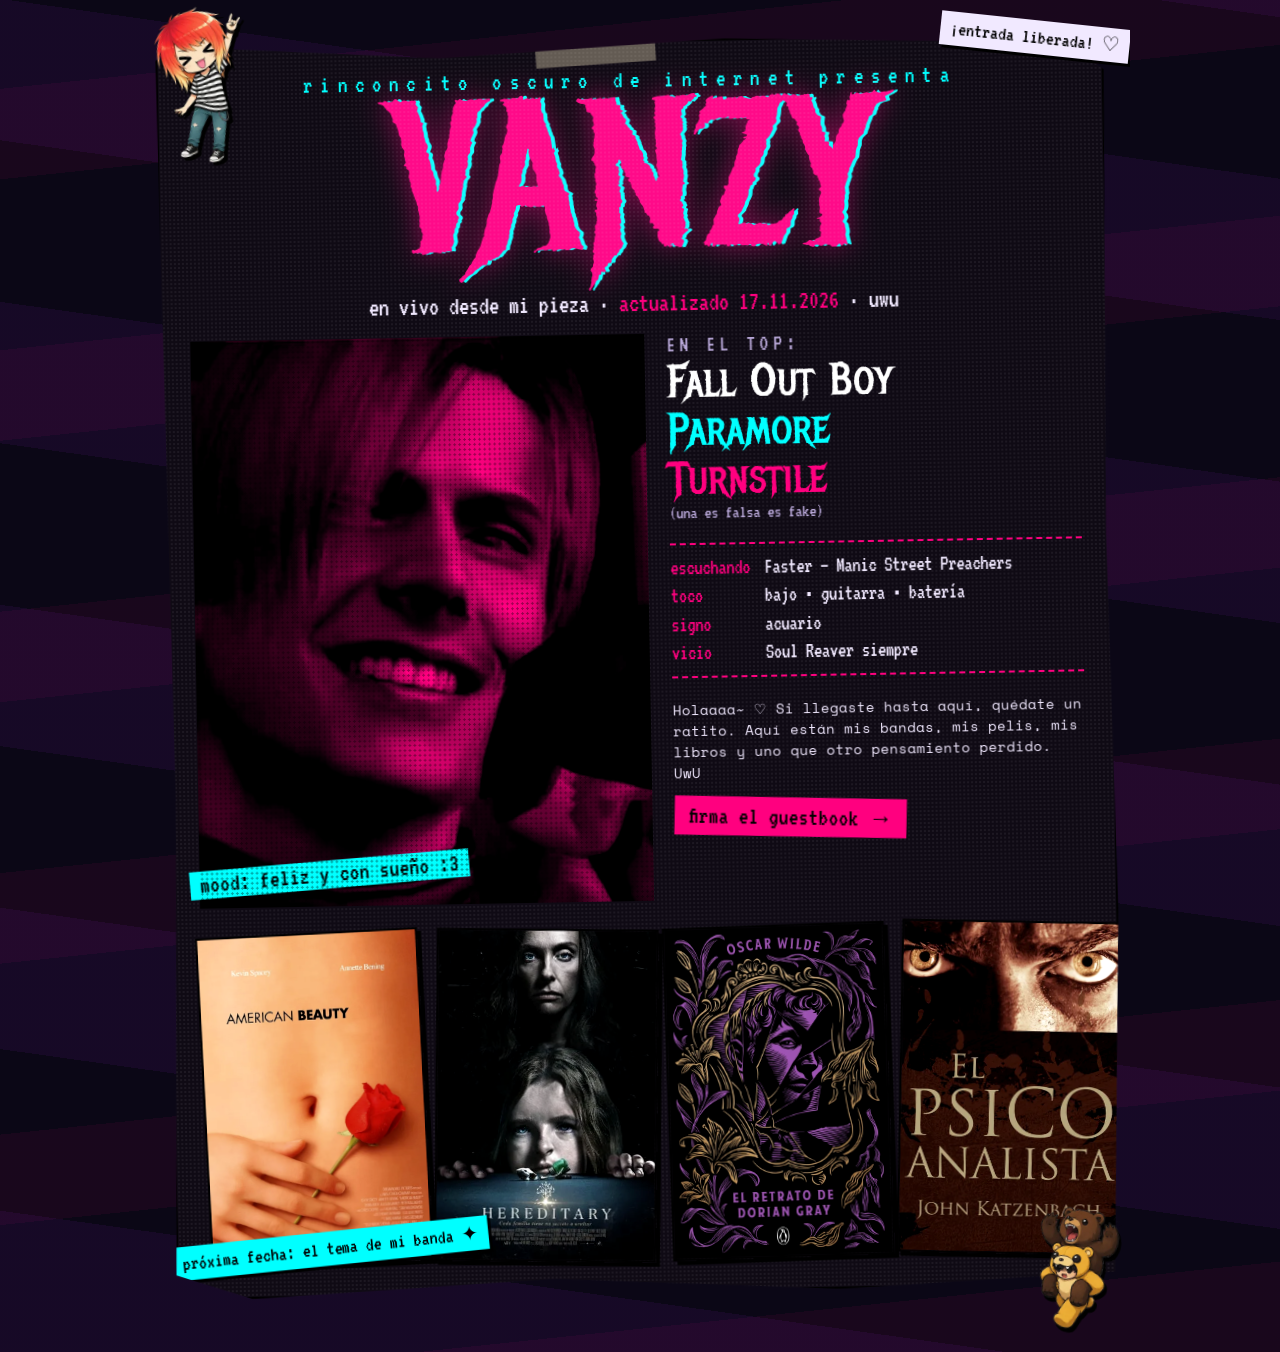
<file: bocetos/3-flyer.html>
<!DOCTYPE html>
<html lang="es">
<head>
<meta charset="UTF-8">
<meta name="viewport" content="width=device-width, initial-scale=1.0">
<title>Boceto 3 · FLYER</title>
<link rel="preconnect" href="https://fonts.googleapis.com">
<link rel="preconnect" href="https://fonts.gstatic.com" crossorigin>
<link href="https://fonts.googleapis.com/css2?family=Metal+Mania&family=Space+Mono:wght@400;700&family=VT323&display=swap" rel="stylesheet">
<style>
  /* Boceto rápido: el inicio como afiche de tocata fotocopiado con tinta neón */
  :root { --noche: #0b0716; --papel: #0f0a14; --cyan: #00ffff; --fucsia: #ff007f; --morado: #b026ff; --texto: #f1e9ff; --suave: #b9a8d9; }
  * { box-sizing: border-box; }
  body {
    margin: 0; color: var(--texto); font: 14px/1.5 "Space Mono", monospace;
    background: var(--noche);
    /* muro de pegatinas: afiches viejos atrás */
    background-image:
      repeating-linear-gradient(8deg, rgba(176,38,255,.07) 0 140px, transparent 140px 300px),
      repeating-linear-gradient(-6deg, rgba(255,0,127,.06) 0 90px, transparent 90px 260px);
  }
  .muro { overflow-x: clip; position: relative; width: min(980px, 100%); margin: 0 auto; padding: 40px 16px 60px; }

  /* PROTAGONISTA: el afiche */
  .afiche {
    position: relative; rotate: -1deg;
    background: var(--papel); border: 2px solid #000;
    box-shadow: 0 30px 60px rgba(0,0,0,.6);
    padding: 26px 28px 30px;
    /* grano de fotocopia */
    background-image: radial-gradient(rgba(255,255,255,.06) 1px, transparent 1.2px);
    background-size: 4px 4px;
    clip-path: polygon(0 1%, 4% 0, 30% 1.2%, 60% 0, 96% .8%, 100% 3%, 99.4% 40%, 100% 70%, 99% 99%, 70% 100%, 40% 98.8%, 8% 100%, 0 98%, .8% 60%);
  }
  .cinta { position: absolute; width: 120px; height: 30px; background: rgba(255, 240, 200, .35); z-index: 3; }
  .presenta { margin: 0; font: 24px VT323; letter-spacing: .3em; color: var(--cyan); text-align: center; }
  .titulo {
    margin: 0; text-align: center; font: 400 clamp(90px, 19vw, 210px)/.82 "Metal Mania", fantasy;
    color: var(--fucsia); text-shadow: 4px 0 0 var(--cyan), 0 0 30px rgba(255,0,127,.5);
    mix-blend-mode: screen;
  }
  .sub { position: relative; text-align: center; font: 26px VT323; margin: 26px 0 18px; }
  .sub b { color: var(--fucsia); font-weight: 400; }

  .cuerpo { display: grid; grid-template-columns: 1.1fr 1fr; gap: 22px; align-items: start; }
  /* foto duotono, como serigrafía */
  .duo { position: relative; background: var(--fucsia); }
  .duo img { display: block; width: 100%; aspect-ratio: 4/5; object-fit: cover; filter: grayscale(1) contrast(1.5) brightness(1.05); mix-blend-mode: multiply; }
  .duo::after { content: ""; position: absolute; inset: 0; background: radial-gradient(#000 1px, transparent 1.4px) 0 0/5px 5px; opacity: .35; mix-blend-mode: multiply; }
  .pie-foto { position: absolute; left: -10px; bottom: 18px; rotate: -4deg; background: var(--cyan); color: #000; font: 24px VT323; padding: 2px 10px; }

  .cartel h2 { margin: 0 0 4px; font: 22px VT323; color: var(--suave); letter-spacing: .2em; }
  .lineup { list-style: none; margin: 0 0 16px; padding: 0; }
  .lineup li { font: 400 clamp(30px, 4.6vw, 46px)/1.05 "Metal Mania", fantasy; color: #fff; }
  .lineup li:nth-child(2) { color: var(--cyan); } .lineup li:nth-child(3) { color: var(--fucsia); }
  .lineup small { display: block; font: 18px VT323; color: var(--suave); }
  .datos { border-top: 2px dashed var(--fucsia); border-bottom: 2px dashed var(--fucsia); padding: 10px 0; font: 21px/1.25 VT323; display: grid; grid-template-columns: auto 1fr; gap: 2px 14px; }
  .datos dt { color: var(--fucsia); } .datos dd { margin: 0; }
  .bio { margin: 14px 0 0; }
  .entrada { display: inline-block; margin-top: 16px; padding: 6px 14px; background: var(--fucsia); color: #000; font: 24px VT323; rotate: 2deg; text-decoration: none; }

  /* recortes alrededor */
  .recorte { position: absolute; z-index: 4; background: #f1e9ff; color: #000; font: 20px/1.1 VT323; padding: 6px 10px; box-shadow: 3px 3px 0 #000; }
  .r1 { top: 20px; right: 0; rotate: 6deg; }
  .r2 { bottom: 30px; left: -6px; rotate: -5deg; background: var(--cyan); }
  .sticker { position: absolute; z-index: 5; pointer-events: none; filter: drop-shadow(3px 4px 0 #000); }

  .tira { display: flex; gap: 10px; margin-top: 26px; }
  .tira img { width: 25%; aspect-ratio: 2/3; object-fit: cover; border: 2px solid #000; filter: grayscale(.3) contrast(1.15); rotate: var(--r); box-shadow: 4px 4px 0 #000; }

  @media (max-width: 720px) {
    .afiche { padding: 18px 14px 22px; rotate: 0deg; }
    .cuerpo { grid-template-columns: 1fr; }
    .sticker { width: 90px !important; }
    .tira { flex-wrap: wrap; } .tira img { width: calc(50% - 5px); }
  }
</style>
</head>
<body>
<div class="muro">
  <img class="sticker" src="../img/stickers/sticker-4.webp" alt="" style="width:170px;top:0;left:-30px;rotate:-10deg">
  <img class="sticker" src="../img/stickers/sticker-1.webp" alt="" style="width:150px;bottom:10px;right:-20px;rotate:8deg">
  <span class="recorte r1">¡entrada liberada! ♡</span>

  <article class="afiche">
    <span class="cinta" style="top:-8px;left:40%;rotate:-3deg"></span>
    <p class="presenta">rinconcito oscuro de internet presenta</p>
    <h1 class="titulo">VANZY</h1>
    <p class="sub">en vivo desde mi pieza · <b>actualizado 17.11.2026</b> · uwu</p>

    <div class="cuerpo">
      <div class="duo">
        <img src="../img/avatar.webp" alt="Foto de Vanzy">
        <span class="pie-foto">mood: feliz y con sueño :3</span>
      </div>
      <div class="cartel">
        <h2>EN EL TOP:</h2>
        <ul class="lineup">
          <li>Fall Out Boy</li>
          <li>Paramore</li>
          <li>Turnstile <small>(una es falsa es fake)</small></li>
        </ul>
        <dl class="datos">
          <dt>escuchando</dt><dd>Faster — Manic Street Preachers</dd>
          <dt>toco</dt><dd>bajo • guitarra • batería</dd>
          <dt>signo</dt><dd>acuario</dd>
          <dt>vicio</dt><dd>Soul Reaver siempre</dd>
        </dl>
        <p class="bio">Holaaaa~ ♡ Si llegaste hasta aquí, quédate un ratito. Aquí están mis bandas, mis pelis, mis libros y uno que otro pensamiento perdido. UwU</p>
        <a class="entrada" href="#">firma el guestbook →</a>
      </div>
    </div>

    <div class="tira">
      <img src="../img/peliculas/american-beauty.webp" alt="American Beauty" style="--r:-2deg">
      <img src="../img/peliculas/hereditary.webp" alt="Hereditary" style="--r:1.5deg">
      <img src="../img/libros/el-retrato-de-dorian-gray.webp" alt="El Retrato de Dorian Gray" style="--r:-1deg">
      <img src="../img/libros/el-psicoanalista.webp" alt="El Psicoanalista" style="--r:2deg">
    </div>
    <span class="recorte r2">próxima fecha: el tema de mi banda ✦</span>
  </article>
</div>
</body>
</html>
</file>
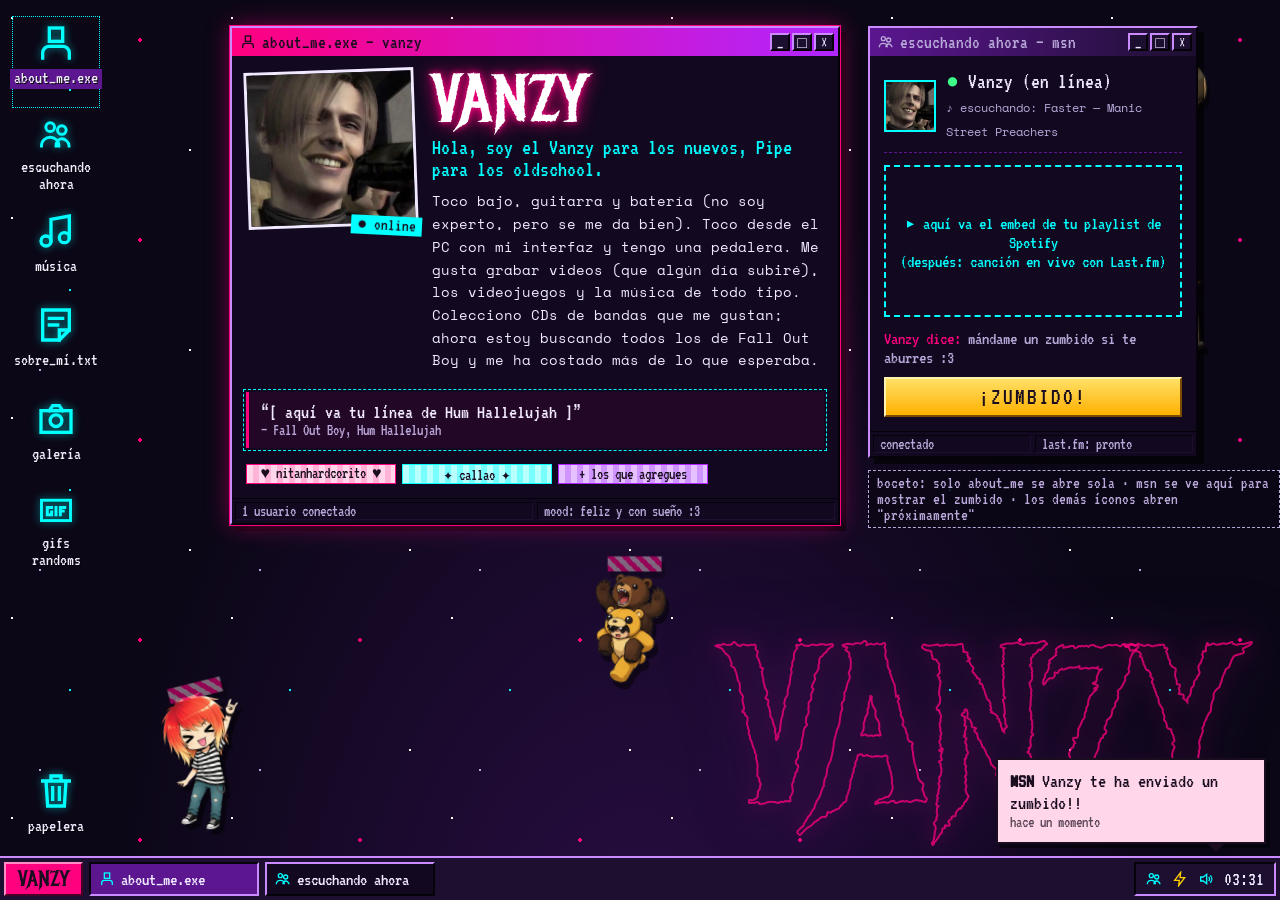
<file: bocetos/escritorio.html>
<!DOCTYPE html>
<html lang="es">
<head>
<meta charset="UTF-8">
<meta name="viewport" content="width=device-width, initial-scale=1.0">
<title>Boceto — escritorio Y2K</title>
<link rel="preconnect" href="https://fonts.googleapis.com">
<link rel="preconnect" href="https://fonts.gstatic.com" crossorigin>
<link href="https://fonts.googleapis.com/css2?family=Metal+Mania&family=Space+Mono:wght@400;700&family=VT323&display=swap" rel="stylesheet">
<style>
/* =========================================================
   BOCETO (fase B) — solo para decidir la dirección.
   No es el código final: está todo en un archivo para mirarlo rápido.
   ========================================================= */
:root {
  --noche: #0b0716;
  --panel: #12081f;
  --panel-claro: #1d0f30;
  --fucsia: #ff007f;
  --morado: #b026ff;
  --morado-hondo: #5b1690;
  --cyan: #00ffff;
  --texto: #f1e9ff;
  --texto-suave: #b9a8d9;
  --papel: #ffd6ea;
  --tinta: #1a0d1f;
  /* Bisel estilo 98: luz arriba-izquierda, sombra abajo-derecha */
  --bisel-luz: #c98bff;
  --bisel-sombra: #05020a;
  --sistema: "VT323", "Courier New", monospace;
  --texto-f: "Space Mono", "Courier New", monospace;
  --marca: "Metal Mania", Impact, fantasy;
}
* { box-sizing: border-box; margin: 0; padding: 0; }
html, body { height: 100%; }
body {
  background: var(--noche);
  color: var(--texto);
  font-family: var(--texto-f);
  overflow: hidden;
}

/* ---------- Fondo: estrellas pixel en mosaico (no auroras difusas) ---------- */
.escritorio {
  position: fixed; inset: 0 0 44px 0;
  background:
    radial-gradient(1px 1px at 12px 18px, #fff 99%, transparent),
    radial-gradient(1px 1px at 70px 90px, var(--cyan) 99%, transparent),
    radial-gradient(2px 2px at 140px 40px, var(--fucsia) 99%, transparent),
    radial-gradient(1px 1px at 190px 150px, #fff 99%, transparent),
    radial-gradient(1px 1px at 40px 170px, var(--texto-suave) 99%, transparent),
    radial-gradient(ellipse at 50% 120%, #2a0d45 0%, transparent 60%),
    var(--noche);
  background-size: 220px 200px, 220px 200px, 220px 200px, 220px 200px, 220px 200px, 100% 100%, auto;
}
/* Wallpaper: VANZY en tubo de neón, quieto y bajito para que no compita */
.wallpaper {
  position: absolute; right: 4vw; bottom: 2vh;
  font-family: var(--marca); font-size: min(17vw, 250px); line-height: 1;
  color: transparent; -webkit-text-stroke: 2px rgba(255, 0, 127, .75);
  filter: drop-shadow(0 0 10px rgba(255, 0, 127, .6)) drop-shadow(0 0 30px rgba(176, 38, 255, .5));
  pointer-events: none; user-select: none; white-space: nowrap;
}

/* ---------- Íconos del escritorio ---------- */
.iconos {
  position: absolute; top: 16px; left: 12px;
  display: grid; grid-auto-flow: column; grid-template-rows: repeat(6, 92px);
  gap: 2px 6px;
}
.icono {
  width: 88px; display: flex; flex-direction: column; align-items: center; gap: 6px;
  background: none; border: 1px dotted transparent; color: var(--texto);
  font-family: var(--sistema); font-size: 1.1rem; line-height: 1; padding: 6px 2px;
  cursor: pointer; text-align: center;
}
.icono svg { width: 40px; height: 40px; stroke: var(--cyan); fill: none; stroke-width: 2;
  stroke-linecap: square; filter: drop-shadow(0 0 4px rgba(0,255,255,.55)); }
.icono span { padding: 1px 4px; text-shadow: 1px 1px 0 #000; }
/* Seleccionado (un clic): etiqueta pintada como en Windows */
.icono.sel { border-color: var(--cyan); }
.icono.sel span { background: var(--morado-hondo); }
.papelera { position: absolute; left: 12px; bottom: 12px; }

/* ---------- Ventanas con bisel ---------- */
.ventana {
  position: absolute; background: var(--panel);
  border: 2px solid; border-color: var(--bisel-luz) var(--bisel-sombra) var(--bisel-sombra) var(--bisel-luz);
  box-shadow: 6px 6px 0 rgba(0,0,0,.6);
  display: flex; flex-direction: column;
}
.ventana.activa {
  box-shadow: 0 0 0 1px var(--fucsia), 0 0 22px rgba(255,0,127,.45), 6px 6px 0 rgba(0,0,0,.6);
}
.barra {
  display: flex; align-items: center; gap: 6px; height: 28px; padding: 0 4px 0 8px;
  background: linear-gradient(90deg, var(--morado-hondo), var(--panel-claro));
  font-family: var(--sistema); font-size: 1.2rem; color: var(--texto-suave);
}
/* Barra activa: degradado como Win98, pero fucsia → morado */
.activa .barra { background: linear-gradient(90deg, var(--fucsia), var(--morado)); color: var(--tinta); }
.barra svg { width: 16px; height: 16px; stroke: currentColor; fill: none; stroke-width: 2; }
.barra p { flex: 1; white-space: nowrap; overflow: hidden; text-overflow: ellipsis; }
.ctrl { display: flex; gap: 2px; }
.ctrl button {
  width: 20px; height: 18px; display: grid; place-items: center;
  background: var(--panel-claro); color: var(--texto);
  border: 2px solid; border-color: var(--bisel-luz) var(--bisel-sombra) var(--bisel-sombra) var(--bisel-luz);
  font-family: var(--sistema); font-size: 1rem; line-height: 1; cursor: pointer;
}
.cuerpo { padding: 14px; overflow: auto; }
/* Barra de estado tipo Explorer */
.estado {
  display: flex; gap: 4px; padding: 3px; font-family: var(--sistema); font-size: 1rem; color: var(--texto-suave);
  border-top: 1px solid var(--bisel-sombra);
}
.estado span { flex: 1; padding: 0 6px; border: 1px solid; border-color: var(--bisel-sombra) var(--panel-claro) var(--panel-claro) var(--bisel-sombra); }

/* ---------- about_me.exe ---------- */
#about { left: 230px; top: 26px; width: 610px; }
.about { display: grid; grid-template-columns: 170px 1fr; gap: 16px; }
.foto { position: relative; align-self: start; }
.foto img { width: 100%; display: block; border: 3px solid var(--texto); transform: rotate(-2deg); }
.foto .online { position: absolute; right: -6px; bottom: -8px; background: var(--cyan); color: var(--tinta);
  font-family: var(--sistema); font-size: 1.05rem; padding: 0 6px; transform: rotate(3deg); }
h1 { font-family: var(--marca); font-weight: 400; font-size: 4.2rem; line-height: .9;
  color: #fff; text-shadow: 0 0 6px var(--fucsia), 0 0 18px var(--fucsia); }
.saludo { font-family: var(--sistema); font-size: 1.4rem; color: var(--cyan); margin: 6px 0 10px; }
.about p.bio { font-size: .86rem; line-height: 1.65; max-width: 58ch; }
.quote {
  grid-column: 1 / -1; margin-top: 4px; padding: 10px 12px;
  border-left: 3px solid var(--fucsia); background: rgba(255,0,127,.07);
  font-family: var(--sistema); font-size: 1.25rem; color: var(--texto);
}
.quote small { display: block; color: var(--texto-suave); font-size: 1rem; }
.pendiente { outline: 1px dashed var(--cyan); outline-offset: 2px; }
.blinkies { grid-column: 1 / -1; display: flex; gap: 6px; flex-wrap: wrap; }
.blinkie {
  width: 150px; height: 20px; display: grid; place-items: center;
  font-family: var(--sistema); font-size: 1rem; color: var(--tinta);
  background: repeating-linear-gradient(90deg, var(--papel) 0 6px, #ffb3d6 6px 12px);
  border: 1px solid var(--fucsia);
}
.blinkie.b2 { background: repeating-linear-gradient(90deg, #b8ffff 0 6px, #7ff 6px 12px); border-color: var(--cyan); }
.blinkie.b3 { background: repeating-linear-gradient(90deg, #e5c2ff 0 6px, #cf95ff 6px 12px); border-color: var(--morado); }

/* ---------- escuchando_ahora (MSN) ---------- */
#msn { left: 868px; top: 26px; width: 330px; }
.contacto { display: flex; gap: 10px; align-items: center; padding-bottom: 10px; border-bottom: 1px dashed var(--morado-hondo); }
.contacto img { width: 52px; height: 52px; object-fit: cover; border: 2px solid var(--cyan); }
.contacto b { font-family: var(--sistema); font-size: 1.35rem; font-weight: 400; display: block; }
.contacto em { font-style: normal; font-size: .75rem; color: var(--texto-suave); }
.punto { color: #3dff8a; }
.spotify {
  margin: 12px 0; height: 152px; display: grid; place-items: center; text-align: center;
  border: 2px dashed var(--cyan); color: var(--cyan); font-family: var(--sistema); font-size: 1.15rem; padding: 10px;
}
.chat { font-family: var(--sistema); font-size: 1.15rem; color: var(--texto-suave); margin-bottom: 10px; }
.chat b { color: var(--fucsia); font-weight: 400; }
.zumbido {
  width: 100%; height: 40px; cursor: pointer;
  font-family: var(--sistema); font-size: 1.5rem; letter-spacing: .08em; color: var(--tinta);
  background: linear-gradient(180deg, #ffe066, #ffb000);
  border: 2px solid; border-color: #fff3b0 #7a4b00 #7a4b00 #fff3b0;
}

/* ---------- Stickers: con cinta, chuecos a propósito ---------- */
.sticker { position: absolute; width: 130px; filter: drop-shadow(4px 6px 0 rgba(0,0,0,.5)); }
.sticker::before { content: ""; }
.cinta { position: absolute; z-index: 1; width: 54px; height: 15px; left: 50%; top: -4px; transform: translateX(-50%) rotate(-6deg);
  background: repeating-linear-gradient(45deg, rgba(255,0,127,.55) 0 5px, rgba(255,214,234,.45) 5px 10px); }
.sticker { width: 150px; }
.st1 { left: 130px; bottom: 20px; transform: rotate(-8deg); }
.st2 { left: 560px; top: 560px; transform: rotate(6deg); width: 135px; }
.st3 { right: 50px; top: 40px; transform: rotate(10deg); }
.st4 { right: 60px; top: 250px; transform: rotate(-5deg); width: 130px; }
.sticker img { width: 100%; display: block; }

/* ---------- Barra de tareas ---------- */
.tareas {
  position: fixed; left: 0; right: 0; bottom: 0; height: 44px;
  display: flex; align-items: center; gap: 6px; padding: 4px;
  background: var(--panel-claro); border-top: 2px solid var(--bisel-luz);
}
.inicio {
  height: 34px; padding: 0 12px; display: flex; align-items: center; gap: 6px;
  font-family: var(--marca); font-size: 1.35rem; color: var(--tinta);
  background: var(--fucsia);
  border: 2px solid; border-color: #ff8cc4 #4a0026 #4a0026 #ff8cc4;
}
.tarea {
  height: 34px; width: 170px; padding: 0 8px; display: flex; align-items: center; gap: 6px;
  font-family: var(--sistema); font-size: 1.15rem; color: var(--texto);
  background: var(--panel);
  border: 2px solid; border-color: var(--bisel-luz) var(--bisel-sombra) var(--bisel-sombra) var(--bisel-luz);
}
.tarea.on { border-color: var(--bisel-sombra) var(--bisel-luz) var(--bisel-luz) var(--bisel-sombra); background: var(--morado-hondo); }
.tarea svg, .bandeja svg { width: 16px; height: 16px; stroke: var(--cyan); fill: none; stroke-width: 2; }
.bandeja {
  margin-left: auto; height: 34px; display: flex; align-items: center; gap: 10px; padding: 0 10px;
  border: 2px solid; border-color: var(--bisel-sombra) var(--bisel-luz) var(--bisel-luz) var(--bisel-sombra);
  font-family: var(--sistema); font-size: 1.25rem;
}
.bandeja .zz { stroke: #ffd000; }
/* Globito de la bandeja (MSN) */
.globo {
  position: fixed; right: 14px; bottom: 56px; width: 270px; padding: 10px 12px;
  background: var(--papel); color: var(--tinta); border: 2px solid var(--tinta);
  font-family: var(--sistema); font-size: 1.25rem; line-height: 1.1;
  box-shadow: 4px 4px 0 rgba(0,0,0,.5);
}
.globo::after { content: ""; position: absolute; right: 40px; bottom: -10px; border: 8px solid transparent; border-top-color: var(--tinta); border-bottom: 0; }
.globo small { display: block; font-size: 1rem; opacity: .7; }

/* Notas del boceto (no van en la versión final) */
.nota-boceto {
  position: fixed; left: 868px; top: 470px; max-width: 520px;
  font-family: var(--sistema); font-size: 1.05rem; color: var(--texto-suave);
  border: 1px dashed var(--texto-suave); padding: 4px 8px; background: rgba(11,7,22,.85);
}

/* ---------- Celular: pantalla de inicio de un teléfono 2000s ---------- */
.telefono { display: none; }
@media (max-width: 700px) {
  .iconos, .ventana, .sticker, .tareas, .papelera, .globo, .nota-boceto { display: none; }
  .wallpaper { right: 50%; transform: translateX(50%); bottom: 70px; font-size: 40vw; }
  .t-grilla { gap: 10px; }
  .telefono {
    display: flex; flex-direction: column; position: fixed; inset: 0;
  }
  .t-estado {
    display: flex; justify-content: space-between; align-items: center; padding: 6px 12px;
    background: rgba(18,8,31,.9); border-bottom: 2px solid var(--morado);
    font-family: var(--sistema); font-size: 1.2rem;
  }
  .senal { display: flex; align-items: end; gap: 2px; height: 14px; }
  .senal i { width: 4px; background: var(--cyan); }
  .bateria { width: 26px; height: 12px; border: 2px solid var(--cyan); position: relative; padding: 1px; }
  .bateria i { display: block; height: 100%; width: 70%; background: var(--cyan); }
  .t-reloj { text-align: center; padding: 28px 0 6px; }
  .t-reloj b { font-family: var(--sistema); font-weight: 400; font-size: 4.6rem; line-height: .9; color: #fff; text-shadow: 0 0 10px var(--fucsia); }
  .t-reloj p { font-family: var(--sistema); font-size: 1.3rem; color: var(--texto-suave); }
  /* Widget "escuchando" tipo Walkman */
  .widget {
    margin: 14px 16px; padding: 10px 12px; display: flex; gap: 10px; align-items: center;
    background: rgba(18,8,31,.92); border: 2px solid; border-color: var(--bisel-luz) var(--bisel-sombra) var(--bisel-sombra) var(--bisel-luz);
  }
  .widget svg { width: 34px; height: 34px; stroke: var(--cyan); fill: none; stroke-width: 2; flex: none; }
  .widget b { font-family: var(--sistema); font-weight: 400; font-size: 1.2rem; display: block; color: var(--cyan); }
  .widget span { font-size: .8rem; }
  .t-grilla {
    flex: 1; display: grid; grid-template-columns: repeat(3, 1fr); align-content: start; gap: 6px; padding: 8px 16px;
  }
  .t-grilla .icono { width: auto; padding: 10px 2px; font-size: 1.2rem; }
  .t-grilla .icono svg { width: 46px; height: 46px; }
  .t-grilla .icono.sel { background: rgba(255,0,127,.18); border: 2px solid var(--fucsia); }
  .softkeys {
    display: grid; grid-template-columns: 1fr auto 1fr; align-items: center; height: 56px; padding: 0 12px;
    background: var(--panel-claro); border-top: 2px solid var(--bisel-luz);
    font-family: var(--sistema); font-size: 1.4rem;
  }
  .softkeys .der { text-align: right; }
  .softkeys .zumbido { width: 120px; height: 38px; font-size: 1.3rem; }
}
</style>
</head>
<body>
<svg width="0" height="0" style="position:absolute" aria-hidden="true">
  <defs>
    <symbol id="i-yo" viewBox="0 0 24 24"><rect x="8" y="3" width="8" height="8"/><path d="M4 21v-3a4 4 0 0 1 4-4h8a4 4 0 0 1 4 4v3"/></symbol>
    <symbol id="i-msn" viewBox="0 0 24 24"><circle cx="8" cy="7" r="3"/><circle cx="16" cy="9" r="3"/><path d="M2 20c0-4 3-6 6-6s6 2 6 6M12 20c0-3 2-5 4-5s5 2 5 5"/></symbol>
    <symbol id="i-musica" viewBox="0 0 24 24"><path d="M9 18V5l11-2v13"/><circle cx="6" cy="18" r="3"/><circle cx="17" cy="16" r="3"/></symbol>
    <symbol id="i-nota" viewBox="0 0 24 24"><path d="M4 3h16v12l-6 6H4z"/><path d="M14 21v-6h6M8 8h8M8 12h5"/></symbol>
    <symbol id="i-fotos" viewBox="0 0 24 24"><rect x="3" y="7" width="18" height="13"/><path d="M8 7l2-3h4l2 3"/><circle cx="12" cy="13" r="3.5"/></symbol>
    <symbol id="i-gif" viewBox="0 0 24 24"><rect x="2" y="5" width="20" height="14"/><path d="M9 10H6v5h3v-2M12 10v5M15 15v-5h3M15 12.5h2"/></symbol>
    <symbol id="i-papelera" viewBox="0 0 24 24"><path d="M4 6h16M9 6V3h6v3M6 6l1 15h10l1-15M10 10v7M14 10v7"/></symbol>
    <symbol id="i-vol" viewBox="0 0 24 24"><path d="M4 9h4l5-4v14l-5-4H4z"/><path d="M16 9a4 4 0 0 1 0 6M18.5 6.5a8 8 0 0 1 0 11"/></symbol>
    <symbol id="i-rayo" viewBox="0 0 24 24"><path d="M13 2L4 14h7l-1 8 9-12h-7z"/></symbol>
    <symbol id="i-cd" viewBox="0 0 24 24"><circle cx="12" cy="12" r="9"/><circle cx="12" cy="12" r="2.5"/></symbol>
  </defs>
</svg>

<main class="escritorio">
  <div class="wallpaper" aria-hidden="true">VANZY</div>

  <nav class="iconos" aria-label="Íconos del escritorio">
    <button class="icono sel"><svg><use href="#i-yo"/></svg><span>about_me.exe</span></button>
    <button class="icono"><svg><use href="#i-msn"/></svg><span>escuchando ahora</span></button>
    <button class="icono"><svg><use href="#i-musica"/></svg><span>música</span></button>
    <button class="icono"><svg><use href="#i-nota"/></svg><span>sobre_mí.txt</span></button>
    <button class="icono"><svg><use href="#i-fotos"/></svg><span>galería</span></button>
    <button class="icono"><svg><use href="#i-gif"/></svg><span>gifs randoms</span></button>
  </nav>
  <button class="icono papelera"><svg><use href="#i-papelera"/></svg><span>papelera</span></button>

  <div class="sticker st1"><span class="cinta"></span><img src="../img/stickers/sticker-4.webp" alt=""></div>
  <div class="sticker st2"><span class="cinta"></span><img src="../img/stickers/sticker-1.webp" alt=""></div>
  <div class="sticker st3"><span class="cinta"></span><img src="../img/stickers/sticker-2.webp" alt=""></div>
  <div class="sticker st4"><span class="cinta"></span><img src="../img/stickers/sticker-3.webp" alt=""></div>

  <!-- about_me.exe: la única que se abre sola -->
  <section class="ventana activa" id="about">
    <header class="barra"><svg><use href="#i-yo"/></svg><p>about_me.exe — vanzy</p>
      <div class="ctrl"><button>_</button><button>□</button><button>×</button></div></header>
    <div class="cuerpo about">
      <div class="foto"><img src="../img/avatar.webp" alt="Foto de Vanzy"><span class="online">● online</span></div>
      <div>
        <h1>VANZY</h1>
        <p class="saludo">Hola, soy el Vanzy para los nuevos, Pipe para los oldschool.</p>
        <p class="bio">Toco bajo, guitarra y batería (no soy experto, pero se me da bien). Toco desde el PC con mi interfaz y tengo una pedalera. Me gusta grabar videos (que algún día subiré), los videojuegos y la música de todo tipo. Colecciono CDs de bandas que me gustan; ahora estoy buscando todos los de Fall Out Boy y me ha costado más de lo que esperaba.</p>
      </div>
      <blockquote class="quote pendiente">“[ aquí va tu línea de Hum Hallelujah ]”<small>— Fall Out Boy, Hum Hallelujah</small></blockquote>
      <div class="blinkies" aria-label="Blinkies">
        <span class="blinkie">♥ nitanhardcorito ♥</span>
        <span class="blinkie b2">✦ callao ✦</span>
        <span class="blinkie b3">+ los que agregues</span>
      </div>
    </div>
    <footer class="estado"><span>1 usuario conectado</span><span>mood: feliz y con sueño :3</span></footer>
  </section>

  <!-- escuchando_ahora: estado MSN + Spotify + zumbido -->
  <section class="ventana" id="msn">
    <header class="barra"><svg><use href="#i-msn"/></svg><p>escuchando ahora — msn</p>
      <div class="ctrl"><button>_</button><button>□</button><button>×</button></div></header>
    <div class="cuerpo">
      <div class="contacto">
        <img src="../img/avatar.webp" alt="">
        <div><b><span class="punto">●</span> Vanzy (en línea)</b><em>♪ escuchando: Faster — Manic Street Preachers</em></div>
      </div>
      <div class="spotify">▸ aquí va el embed de tu playlist de Spotify<br>(después: canción en vivo con Last.fm)</div>
      <p class="chat"><b>Vanzy dice:</b> mándame un zumbido si te aburres :3</p>
      <button class="zumbido">¡ZUMBIDO!</button>
    </div>
    <footer class="estado"><span>conectado</span><span>last.fm: pronto</span></footer>
  </section>

  <p class="nota-boceto">boceto: solo about_me se abre sola · msn se ve aquí para mostrar el zumbido · los demás íconos abren "próximamente"</p>
</main>

<div class="globo"><b>MSN</b> Vanzy te ha enviado un zumbido!!<small>hace un momento</small></div>

<footer class="tareas">
  <button class="inicio">VANZY</button>
  <button class="tarea on"><svg><use href="#i-yo"/></svg>about_me.exe</button>
  <button class="tarea"><svg><use href="#i-msn"/></svg>escuchando ahora</button>
  <div class="bandeja">
    <svg><use href="#i-msn"/></svg>
    <svg class="zz"><use href="#i-rayo"/></svg>
    <svg><use href="#i-vol"/></svg>
    <span>03:31</span>
  </div>
</footer>

<!-- Versión celular: pantalla de inicio de un teléfono 2000s -->
<div class="telefono">
  <div class="t-estado">
    <span class="senal"><i style="height:4px"></i><i style="height:7px"></i><i style="height:10px"></i><i style="height:14px"></i></span>
    <span>VANZY</span>
    <span class="bateria"><i></i></span>
  </div>
  <div class="t-reloj"><b>03:31</b><p>martes 17 nov · feliz y con sueño :3</p></div>
  <div class="widget"><svg><use href="#i-cd"/></svg><div><b>♪ escuchando ahora</b><span>Faster — Manic Street Preachers</span></div></div>
  <nav class="t-grilla">
    <button class="icono sel"><svg><use href="#i-yo"/></svg><span>about me</span></button>
    <button class="icono"><svg><use href="#i-msn"/></svg><span>msn</span></button>
    <button class="icono"><svg><use href="#i-musica"/></svg><span>música</span></button>
    <button class="icono"><svg><use href="#i-nota"/></svg><span>sobre mí</span></button>
    <button class="icono"><svg><use href="#i-fotos"/></svg><span>galería</span></button>
    <button class="icono"><svg><use href="#i-gif"/></svg><span>gifs</span></button>
    <button class="icono"><svg><use href="#i-papelera"/></svg><span>papelera</span></button>
  </nav>
  <div class="softkeys"><span>Menú</span><button class="zumbido">ZUMBIDO</button><span class="der">Abrir</span></div>
</div>
</body>
</html>
</file>
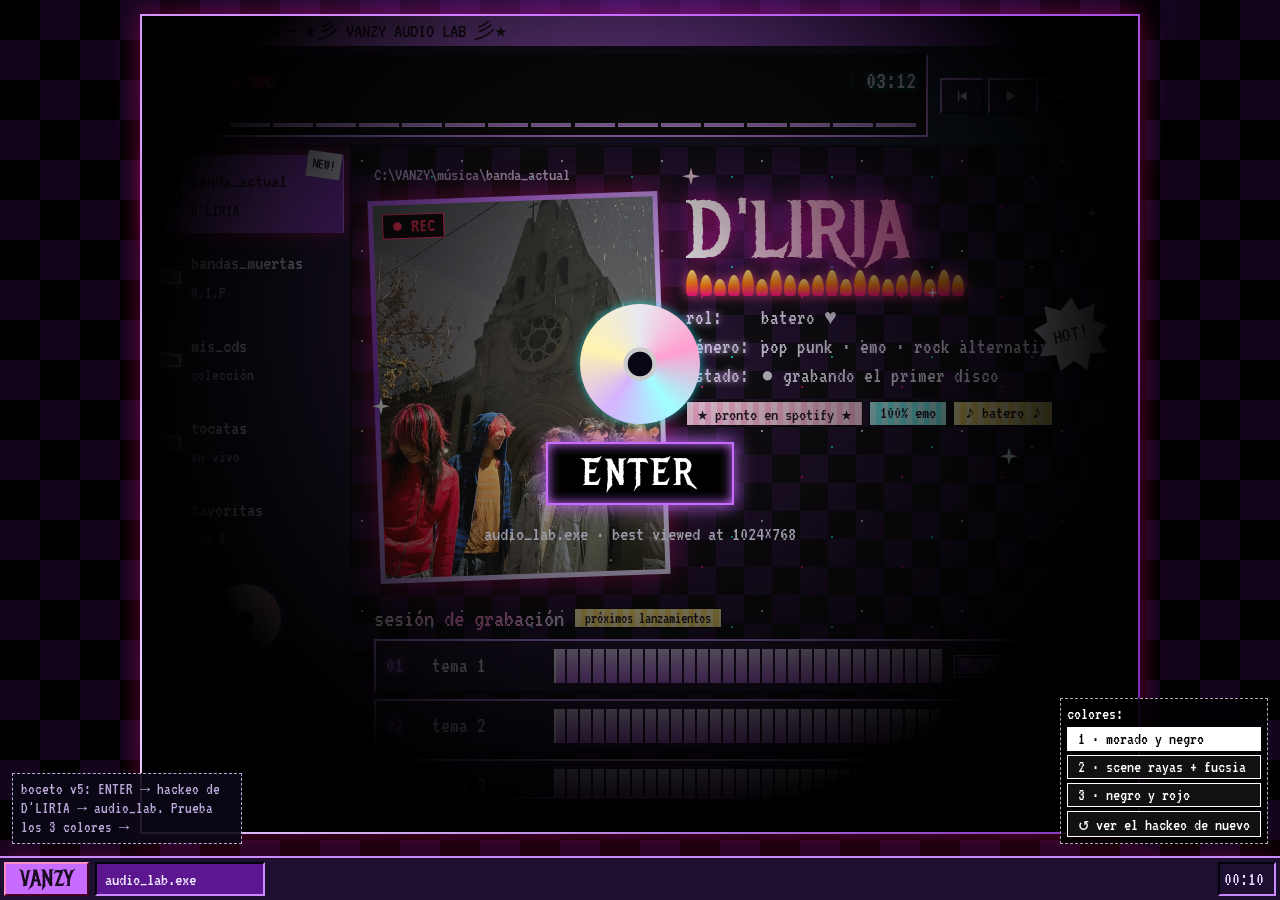
<file: bocetos/musica.html>
<!DOCTYPE html>
<html lang="es">
<head>
<meta charset="UTF-8">
<meta name="viewport" content="width=device-width, initial-scale=1.0">
<title>Boceto — audio_lab.exe (caos 2006)</title>
<link rel="preconnect" href="https://fonts.googleapis.com">
<link rel="preconnect" href="https://fonts.gstatic.com" crossorigin>
<link href="https://fonts.googleapis.com/css2?family=Metal+Mania&family=Space+Mono:wght@400;700&family=VT323&display=swap" rel="stylesheet">
<link rel="stylesheet" href="../estilos.css">
<style>
/* =========================================================
   BOCETO (fase B) de Música, versión 4: audio_lab.exe EXAGERADO
   Estudio con carpetas (versión 1) + caos 2006: brillitos,
   insignias que giran, CDs girando, glitter, llamas, casete.
   Todo animado con CSS (son "gifs" hechos a mano, sin derechos).
   ========================================================= */
body { overflow: hidden; }
.mesa {
  position: fixed; inset: 0 0 var(--alto-tareas) 0;
  background:
    radial-gradient(1px 1px at 12px 18px, #fff 99%, transparent),
    radial-gradient(1px 1px at 70px 90px, var(--cyan) 99%, transparent),
    radial-gradient(2px 2px at 140px 40px, var(--fucsia) 99%, transparent),
    radial-gradient(1px 1px at 190px 150px, #fff 99%, transparent),
    radial-gradient(ellipse at 50% 120%, #3a0d5c, transparent 60%),
    var(--noche);
  background-size: 220px 200px, 220px 200px, 220px 200px, 220px 200px, 100% 100%, auto;
}
#lab { left: calc(50% - 500px); top: 14px; width: 1000px; height: calc(100vh - var(--alto-tareas) - 28px); max-height: 820px; }

/* ===== "GIFS" HECHOS CON CSS ===== */

/* Brillito de 4 puntas que titila */
.brillo { position: absolute; width: 18px; height: 18px; pointer-events: none; z-index: 6;
  background: #fff; clip-path: polygon(50% 0, 60% 40%, 100% 50%, 60% 60%, 50% 100%, 40% 60%, 0 50%, 40% 40%);
  filter: drop-shadow(0 0 4px var(--c, #fff)) drop-shadow(0 0 10px var(--c, #fff));
  animation: titilar 1.6s ease-in-out infinite; }
.brillo.f { --c: var(--fucsia); background: #ffd6ea; }
.brillo.c { --c: var(--cyan); background: #d9ffff; }
.brillo.chico { width: 11px; height: 11px; }
@keyframes titilar { 0%, 100% { scale: .2; opacity: 0; rotate: 0deg; } 50% { scale: 1; opacity: 1; rotate: 45deg; } }

/* Insignia estrella que gira y cambia de color: NEW! HOT! */
.insignia {
  position: absolute; z-index: 7; width: 74px; height: 74px; display: grid; place-items: center;
  font: 1.35rem/1 var(--fuente-sistema); color: var(--tinta); text-align: center;
}
.insignia::before { content: ""; position: absolute; inset: 0; z-index: -1;
  clip-path: polygon(50% 0, 61% 18%, 82% 8%, 80% 31%, 100% 38%, 86% 55%, 98% 74%, 76% 76%, 72% 98%, 54% 86%, 36% 100%, 30% 78%, 8% 80%, 16% 60%, 0 44%, 18% 34%, 14% 12%, 36% 18%);
  background: var(--zumbido); animation: girar 6s linear infinite, colores 1.2s steps(1) infinite; }
.insignia span { rotate: -12deg; animation: latido .6s ease-in-out infinite alternate; }
@keyframes girar { to { rotate: 360deg; } }
@keyframes colores { 0% { background: var(--zumbido); } 33% { background: var(--cyan); } 66% { background: #ff7ac1; } }
@keyframes latido { to { scale: 1.12; } }

/* Texto glitter (degradado que corre, como los textos brillantes de la época) */
.glitter {
  background: linear-gradient(90deg, #fff, #ff7ac1, var(--cyan), #fff, #d6a6ff, #ff007f, #fff) 0 0 / 300% 100%;
  -webkit-background-clip: text; background-clip: text; color: transparent;
  animation: correr 3s linear infinite;
}
@keyframes correr { to { background-position: 300% 0; } }

/* Parpadeo duro (como los gifs "NEW") */
.parpadea { animation: cursor .8s steps(1) infinite; }

/* CD que gira */
.cd-gira { width: 34px; height: 34px; border-radius: 50%; flex: none;
  background: radial-gradient(circle, #0b0716 0 14%, #ccc 15% 19%, transparent 20%),
    conic-gradient(#e8e8f0, #ff9fd0, #a0ffff, #d6b3ff, #fff3b0, #e8e8f0);
  animation: girar 2s linear infinite; box-shadow: 0 0 10px rgba(0,255,255,.6); }

/* Llamitas (gif de fuego hecho con CSS) */
.llamas { display: flex; gap: 2px; height: 26px; align-items: flex-end; }
.llamas i { width: 12px; height: 100%; border-radius: 50% 50% 20% 20% / 70% 70% 30% 30%;
  background: linear-gradient(0deg, #ff007f, #ff7a00 50%, #ffe680); transform-origin: bottom;
  animation: llama .35s ease-in-out infinite alternate; filter: drop-shadow(0 0 6px #ff3d7f); }
.llamas i:nth-child(2n) { animation-delay: -.15s; height: 80%; }
.llamas i:nth-child(3n) { animation-delay: -.25s; height: 65%; }
@keyframes llama { from { scale: 1 .7; } to { scale: .85 1.1; } }

/* Marquesina de estrellas (abajo de la ventana) */
.marquesina-pie { overflow: hidden; white-space: nowrap; background: #000; border-top: 2px solid var(--fucsia);
  font: 1.3rem/1.6 var(--fuente-sistema); }
.marquesina-pie span { display: inline-block; padding-left: 100%; animation: marquesina 16s linear infinite, correr 3s linear infinite; }

/* ===== TRANSPORTE ===== */
.transporte {
  position: relative; display: grid; grid-template-columns: auto 1fr auto; gap: 12px; align-items: center;
  padding: 8px 10px; border-bottom: 2px solid var(--bisel-sombra);
  background: linear-gradient(90deg, #2a0a3d, #12081f 40%, #12081f 60%, #0a2a3d);
}
.transporte .cd-gira { width: 54px; height: 54px; }
.transporte .lcd { grid-template-columns: auto 1fr auto; }
.lcd-rec { font-size: 1.3rem; color: #ff2b55; text-shadow: 0 0 8px #ff2b55; }
.lcd-rec::before { content: "● "; animation: cursor 1s steps(1) infinite; }
.transporte .eq { grid-column: 1 / -1; height: 26px; }
.transporte .eq i { background: linear-gradient(to top, var(--cyan), var(--fucsia), var(--zumbido)); }

/* ===== CUERPO ===== */
.lab-cuerpo { flex: 1; min-height: 0; display: grid; grid-template-columns: 210px 1fr; }
.carpetas {
  margin: 0; padding: 8px 6px; list-style: none; border-right: 2px solid var(--bisel-sombra);
  background: linear-gradient(#1d0f30, #12081f); font-family: var(--fuente-sistema); font-size: 1.3rem; display: grid; gap: 4px; align-content: start;
}
.carpetas button {
  position: relative; display: flex; align-items: center; gap: 8px; width: 100%; padding: 8px 10px;
  border: 1px solid transparent; background: none; text-align: left; color: var(--texto);
}
.carpetas svg { width: 24px; height: 24px; fill: rgba(0,255,255,.15); stroke: var(--cyan); stroke-width: 2; flex: none; filter: drop-shadow(0 0 4px var(--cyan)); }
.carpetas small { display: block; font-size: 1.05rem; color: var(--texto-suave); }
.carpetas button[aria-selected="true"] {
  background: linear-gradient(90deg, var(--fucsia), var(--morado)); color: var(--tinta);
  box-shadow: 0 0 16px rgba(255,0,127,.6);
}
.carpetas button[aria-selected="true"] small { color: var(--tinta); }
.carpetas button[aria-selected="true"] svg { stroke: var(--tinta); fill: rgba(26,13,31,.2); filter: none; }
.nuevo { position: absolute; top: -4px; right: 2px; padding: 0 5px; background: var(--zumbido); color: var(--tinta); font-size: 1rem; rotate: 8deg; animation: cursor .8s steps(1) infinite; }
.carpetas .gif-lado { margin-top: 18px; display: grid; justify-items: center; gap: 6px; color: var(--texto-suave); font-size: 1.05rem; text-align: center; }
.carpetas .gif-lado .cd-gira { width: 70px; height: 70px; }

.panel {
  position: relative; overflow: auto; overflow-x: hidden; padding: 18px 22px;
  /* fondo glitter que se mueve */
  background:
    radial-gradient(1.5px 1.5px at 10px 14px, rgba(255,255,255,.7) 99%, transparent),
    radial-gradient(1.5px 1.5px at 50px 60px, rgba(255,0,127,.8) 99%, transparent),
    radial-gradient(1.5px 1.5px at 80px 30px, rgba(0,255,255,.8) 99%, transparent),
    var(--fondo-panel, #0e0618);
  background-size: 100px 90px, 100px 90px, 100px 90px, var(--fondo-tam, auto);
  animation: glitter-fondo 18s linear infinite;
}
@keyframes glitter-fondo { to { background-position: 100px 90px, -100px 90px, 100px -90px, var(--fondo-mueve, 0 0); } }
.panel[hidden] { display: none; }
.ruta { font-family: var(--fuente-sistema); font-size: 1.15rem; color: var(--texto-suave); margin-bottom: 12px; }
.ruta b { color: var(--cyan); font-weight: 400; }

/* ===== banda_actual ===== */
.actual { position: relative; display: grid; grid-template-columns: 290px 1fr; gap: 22px; align-items: start; }
.marco-neon { position: relative; padding: 5px; rotate: -2deg;
  background: conic-gradient(from var(--giro), var(--fucsia), var(--zumbido), var(--cyan), var(--morado), var(--fucsia));
  animation: orilla 2.5s linear infinite; box-shadow: 0 0 30px rgba(255,0,127,.55); }
.marco-neon img { display: block; width: 100%; }
.marco-neon .rec { position: absolute; top: 14px; left: 14px; padding: 0 8px; background: #000; color: #ff2b55; border: 1px solid #ff2b55; font: 1.25rem var(--fuente-sistema); }
.marco-neon .rec::before { content: "● "; animation: cursor 1s steps(1) infinite; }
.nombre-banda { position: relative; margin: 0; font: 400 5rem/.9 var(--fuente-marca); letter-spacing: .02em;
  filter: drop-shadow(0 0 10px rgba(255,0,127,.8)) drop-shadow(0 0 26px rgba(176,38,255,.7)); }
.ficha { display: grid; grid-template-columns: auto 1fr; gap: 4px 12px; margin: 10px 0 12px; font-family: var(--fuente-sistema); font-size: 1.35rem; }
.ficha dt { color: var(--cyan); text-shadow: 0 0 6px var(--cyan); }
.ficha dd { margin: 0; }
.estampas { display: flex; flex-wrap: wrap; gap: 6px; }
.estampa { padding: 1px 10px; font: 1.15rem var(--fuente-sistema); color: var(--tinta); border: 1px solid #000; animation: blinkie .9s steps(2) infinite;
  background: repeating-linear-gradient(90deg, var(--papel) 0 6px, #ffb3d6 6px 12px) 0 0 / 24px 100%; }
.estampa.c { background-image: repeating-linear-gradient(90deg, #b8ffff 0 6px, #7ff 6px 12px); }
.estampa.a { background-image: repeating-linear-gradient(90deg, #fff3b0 0 6px, #ffe066 6px 12px); }

.sesion { grid-column: 1 / -1; margin-top: 4px; }
.sesion h3 { display: flex; align-items: center; gap: 10px; font: 1.6rem var(--fuente-sistema); margin: 0 0 8px; font-weight: 400; }
.pista {
  position: relative; display: grid; grid-template-columns: 34px 110px 1fr 150px; align-items: center; gap: 12px;
  padding: 8px 10px; margin-bottom: 6px; background: rgba(29,15,48,.9);
  border: 2px solid; border-color: var(--bisel-luz) var(--bisel-sombra) var(--bisel-sombra) var(--bisel-luz);
  font-family: var(--fuente-sistema); font-size: 1.35rem;
}
.pista .num { color: var(--fucsia); text-shadow: 0 0 6px var(--fucsia); }
/* Forma de onda que "baila" + cabezal que avanza */
.onda { position: relative; height: 34px; display: flex; align-items: center; gap: 2px; overflow: hidden; }
.onda i { flex: 1; height: 100%; background: linear-gradient(var(--cyan), var(--fucsia)); transform-origin: center;
  animation: eq .7s ease-in-out infinite alternate; }
.onda i:nth-child(3n) { animation-duration: .55s; } .onda i:nth-child(4n+1) { animation-duration: .9s; animation-delay: -.3s; } .onda i:nth-child(5n+2) { animation-delay: -.5s; }
.onda::after { content: ""; position: absolute; top: 0; bottom: 0; width: 2px; background: #fff; box-shadow: 0 0 8px #fff; animation: cabezal 3.5s linear infinite; }
@keyframes cabezal { from { left: 0; } to { left: 100%; } }
/* Barra de progreso "barber pole" con % */
.progreso { position: relative; height: 22px; border: 1px solid var(--cyan); background: #000; }
.progreso i { position: absolute; inset: 2px auto 2px 2px; width: calc(var(--p) - 4px);
  background: repeating-linear-gradient(45deg, var(--fucsia) 0 8px, var(--morado) 8px 16px); background-size: 22px 22px; animation: rayas 0.6s linear infinite; }
.progreso b { position: absolute; inset: 0; display: grid; place-items: center; font: 1.1rem var(--fuente-sistema); font-weight: 400; color: #fff; text-shadow: 0 0 3px #000, 0 0 3px #000; }
@keyframes rayas { to { background-position: 22px 0; } }

/* ===== bandas_muertas ===== */
.cds { display: grid; grid-template-columns: repeat(2, minmax(0, 270px)); gap: 110px; padding: 10px 0 0 22px; }
.cd { position: relative; display: grid; gap: 10px; }
.caja { position: relative; aspect-ratio: 1.08; display: grid; grid-template-columns: 9% 1fr; z-index: 1;
  background: linear-gradient(135deg, rgba(255,255,255,.25), rgba(255,255,255,.02) 40%), #111; border: 2px solid #c9bfe0; box-shadow: 0 0 22px rgba(176,38,255,.6), 6px 6px 0 #000; }
.lomo { background: linear-gradient(90deg, #222, #3a3a3a); border-right: 2px solid #000; }
.caja img { width: 100%; height: 100%; object-fit: cover; }
.disco { position: absolute; top: 4%; right: -34%; width: 76%; aspect-ratio: 1; border-radius: 50%; z-index: 0;
  background: radial-gradient(circle, #0b0716 0 9%, #ccc 9.5% 12%, transparent 12.5%), conic-gradient(#e8e8f0, #ff9fd0, #a0ffff, #d6b3ff, #fff3b0, #e8e8f0);
  animation: girar 2.4s linear infinite; box-shadow: 0 0 24px rgba(0,255,255,.6); }
.rip { position: absolute; z-index: 2; top: 12px; left: -12px; rotate: -12deg; padding: 0 10px; background: #000; color: #fff; border: 2px solid #fff;
  font: 1.5rem var(--fuente-marca); box-shadow: 0 0 12px rgba(255,255,255,.6); }
.cd h3 { margin: 0; font: 400 2.4rem/1 var(--fuente-marca); }
.cd p { font-family: var(--fuente-sistema); font-size: 1.2rem; color: var(--texto-suave); }
.cd p b { color: var(--cyan); font-weight: 400; }
.reproductor { height: 80px; border: 2px dashed var(--cyan); display: grid; place-items: center; color: var(--cyan); font: 1.15rem var(--fuente-sistema); background: rgba(0,0,0,.6); }
.vela { position: absolute; top: 46%; left: -22px; width: 14px; height: 40px; background: linear-gradient(#fff, #d9d0e8); border-radius: 2px; z-index: 3; }
.vela::before { content: ""; position: absolute; left: 50%; top: -18px; width: 10px; height: 18px; translate: -50% 0; border-radius: 50% 50% 30% 30%;
  background: linear-gradient(0deg, #ff7a00, #ffe680); animation: llama .3s ease-in-out infinite alternate; filter: drop-shadow(0 0 8px #ffb000); }

/* ===== tocatas ===== */
.polaroids { display: flex; flex-wrap: wrap; gap: 30px; justify-content: center; padding: 14px 6px; }
.polaroid { position: relative; width: 225px; padding: 10px 10px 4px; background: #f4f0f7; box-shadow: 0 0 20px rgba(255,0,127,.4), 6px 8px 0 rgba(0,0,0,.6); }
.polaroid img { aspect-ratio: 1; object-fit: cover; width: 100%; filter: contrast(1.1) saturate(1.25); }
.polaroid p { font: 1.5rem var(--fuente-sistema); color: var(--tinta); text-align: center; padding: 4px 0 2px; }
.polaroid::before { content: ""; position: absolute; top: -10px; left: 50%; width: 70px; height: 20px; translate: -50% 0; rotate: -5deg;
  background: repeating-linear-gradient(45deg, rgba(255,0,127,.6) 0 6px, rgba(255,214,234,.5) 6px 12px); }
/* flash de cámara cada tanto */
.polaroid::after { content: ""; position: absolute; inset: 10px 10px auto; aspect-ratio: 1; background: #fff; opacity: 0; animation: flash 5s infinite; pointer-events: none; }
.polaroid:nth-child(2)::after { animation-delay: 1.7s; } .polaroid:nth-child(3)::after { animation-delay: 3.3s; }
@keyframes flash { 0%, 94%, 100% { opacity: 0; } 95% { opacity: .9; } }
.polaroid:nth-child(1) { rotate: -4deg; } .polaroid:nth-child(2) { rotate: 3deg; translate: 0 18px; } .polaroid:nth-child(3) { rotate: -2deg; }

/* ===== favoritas: casete con carretes que giran ===== */
.casete { position: relative; max-width: 620px; padding: 14px 16px 16px; border-radius: 10px;
  background: linear-gradient(160deg, #2a0a3d, #12081f); border: 3px solid var(--fucsia); box-shadow: 0 0 26px rgba(255,0,127,.5); }
.casete-etiqueta { padding: 8px 12px; background: var(--papel); color: var(--tinta); border-radius: 4px; }
.casete-etiqueta h3 { margin: 0; font: 400 2.2rem/1 var(--fuente-marca); color: var(--fucsia); }
.ventanilla { display: flex; justify-content: center; gap: 70px; align-items: center; margin: 12px auto; width: 260px; padding: 8px; background: #000; border-radius: 30px; border: 2px solid #444; }
.carrete { width: 54px; height: 54px; border-radius: 50%; background:
  radial-gradient(circle, #000 0 22%, transparent 23%), repeating-conic-gradient(#fff 0 20deg, #bbb 20deg 60deg); animation: girar 1.6s linear infinite; }
.casete ol { margin: 0; padding: 0; list-style: none; counter-reset: top; }
.casete li { counter-increment: top; display: grid; grid-template-columns: 34px 1fr; gap: 2px 8px; padding: 6px 0; border-bottom: 1px dashed rgba(255,0,127,.45); }
.casete li::before { content: counter(top, decimal-leading-zero); font: 1.45rem var(--fuente-sistema); color: var(--fucsia); text-shadow: 0 0 6px var(--fucsia); }
.casete b { font: 1.45rem/1.1 var(--fuente-sistema); font-weight: 400; color: #fff; }
.casete b i { font-style: normal; color: var(--cyan); }
.casete span { grid-column: 2; font-size: .82rem; line-height: 1.5; }
.casete li.libre b { color: var(--texto-suave); }

.nota-boceto { position: fixed; left: 12px; bottom: 56px; max-width: 230px; font: 1.05rem var(--fuente-sistema); color: var(--texto-suave);
  border: 1px dashed var(--texto-suave); padding: 6px 8px; background: rgba(11,7,22,.9); z-index: 99; }


/* =========================================================
   TEMAS (para comparar en el boceto): cambian los neones y el fondo
   ========================================================= */
/* 1) MORADO Y NEGRO: tablero emo (como las Vans de cuadros) */
.tema-morado { --fucsia: #c86bff; --cyan: #e7d3ff; --morado: #7b2cbf; --zumbido: #d9d9ec;
  --fondo-panel: repeating-conic-gradient(#1a0829 0 25%, #050208 0 50%); --fondo-tam: 56px 56px; --fondo-mueve: 56px 56px; }
.tema-morado .mesa { background:
  radial-gradient(ellipse at 50% 0%, rgba(123,44,191,.45), transparent 60%),
  repeating-conic-gradient(#12051d 0 25%, #000 0 50%) 0 0 / 80px 80px; }
/* 2) SCENE: rayas negras y blancas + fucsia chicle */
.tema-scene { --fucsia: #ff2fa0; --cyan: #7dfcff; --morado: #ff2fa0; --zumbido: #fff200;
  --fondo-panel: repeating-linear-gradient(45deg, #0a0a0a 0 22px, #1d1d1d 22px 44px); --fondo-tam: auto; --fondo-mueve: 62px 0; }
.tema-scene .mesa { background: repeating-linear-gradient(-45deg, #000 0 30px, #f2f2f2 30px 34px, #000 34px 64px); }
/* 3) NEGRO Y ROJO: estática de hackeo */
.tema-rojo { --fucsia: #ff1f3d; --cyan: #ffffff; --morado: #8a0016; --zumbido: #ff1f3d;
  --fondo-panel: radial-gradient(ellipse at 50% 0, #2a0008, #050003 70%); --fondo-tam: auto; }
.tema-rojo .mesa { background:
  url("data:image/svg+xml,%3Csvg xmlns='http://www.w3.org/2000/svg' width='160' height='160'%3E%3Cfilter id='n'%3E%3CfeTurbulence type='fractalNoise' baseFrequency='.9' numOctaves='2'/%3E%3C/filter%3E%3Crect width='160' height='160' filter='url(%23n)' opacity='.22'/%3E%3C/svg%3E"),
  radial-gradient(ellipse at 50% 30%, #3a0010, #000 70%); }

/* Selector de tema del boceto */
.temas { position: fixed; right: 12px; bottom: 56px; z-index: 99; display: grid; gap: 4px; padding: 6px; background: rgba(0,0,0,.85); border: 1px dashed #aaa; font: 1.1rem var(--fuente-sistema); color: #fff; }
.temas button { border: 1px solid #fff; background: #111; color: #fff; padding: 2px 10px; text-align: left; }
.temas button[aria-pressed="true"] { background: #fff; color: #000; }

/* =========================================================
   ENTER (portada estilo web de banda era Flash)
   ========================================================= */
.splash { position: absolute; inset: 0; z-index: 30; display: grid; place-content: center; justify-items: center; gap: 18px;
  background: radial-gradient(ellipse at 50% 40%, rgba(255,255,255,.06), #000 70%); }
.splash[hidden] { display: none; }
.splash .cd-gira { width: 120px; height: 120px; }
.splash p { font: 1.3rem var(--fuente-sistema); color: #9a9aa8; }
.boton-enter { padding: 6px 34px; border: 2px solid var(--fucsia); background: #000; color: #fff; font: 2.4rem/1.2 var(--fuente-marca); letter-spacing: .12em;
  box-shadow: 0 0 18px var(--fucsia), inset 0 0 12px var(--fucsia); animation: latido .8s ease-in-out infinite alternate; }

/* =========================================================
   HACKEO: D'LIRIA toma audio_lab.exe (homenaje a la campaña de Folie à Deux)
   ========================================================= */
#lab.hackeando .lab-cuerpo, #lab.hackeando .transporte { animation: rasgar .12s steps(2) infinite; }
#lab.hackeando::after { content: ""; position: absolute; inset: 0; z-index: 25; pointer-events: none;
  background: repeating-linear-gradient(0deg, rgba(255,255,255,.12) 0 2px, transparent 2px 9px), linear-gradient(transparent 40%, rgba(255,31,61,.35) 40% 46%, transparent 46% 70%, rgba(0,255,255,.3) 70% 73%, transparent 73%);
  animation: bandas .2s steps(3) infinite; }
@keyframes rasgar { 0% { translate: 0 0; filter: none; } 50% { translate: -12px 3px; filter: invert(1) hue-rotate(90deg); } 100% { translate: 9px -2px; filter: saturate(3); } }
@keyframes bandas { to { background-position: 0 30px, 0 -60px; } }

.hackeo { position: absolute; inset: 30px 0 0; z-index: 26; display: grid; align-content: center; justify-items: center; gap: 14px; padding: 24px;
  background: repeating-linear-gradient(0deg, rgba(0,0,0,.25) 0 2px, transparent 2px 4px), rgba(5,0,3,.94); text-align: center; }
.hackeo[hidden] { display: none; }
.hackeo .alerta { font: 1.5rem var(--fuente-sistema); color: #ff1f3d; text-shadow: 0 0 8px #ff1f3d; animation: cursor .7s steps(1) infinite; }
.hackeo h2 { margin: 0; font: 400 5.5rem/.9 var(--fuente-marca); color: #fff; text-shadow: 3px 0 #ff1f3d, -3px 0 #00ffff, 0 0 24px #ff1f3d; animation: glitch-marca 2.2s steps(1) infinite; }
.hackeo .linea { min-height: 1.6em; font: 1.5rem var(--fuente-sistema); color: #fff; }
.boletas { display: flex; flex-wrap: wrap; gap: 14px; justify-content: center; }
.boleta { position: relative; width: 170px; padding: 10px 12px 12px; background: #f1ece2; color: #120a0a; border: 0; text-align: left; rotate: var(--r, -2deg);
  font: 1.25rem/1.2 var(--fuente-sistema); box-shadow: 5px 6px 0 rgba(0,0,0,.7); transition: transform .15s; }
.boleta:hover { transform: translateY(-4px) rotate(1deg); }
.boleta b { display: block; font: 400 1.6rem/1 var(--fuente-marca); color: #b00020; }
.boleta .casilla { display: inline-block; width: 18px; height: 18px; border: 2px solid #120a0a; margin-right: 6px; vertical-align: -3px; }
.boleta.votada .casilla::after { content: "✔"; display: block; margin: -8px 0 0 1px; font-size: 1.5rem; color: #b00020; }
.boleta.votada::after { content: "ESCUCHADO"; position: absolute; right: 8px; top: 8px; rotate: 14deg; padding: 0 6px; border: 2px solid #b00020; color: #b00020; font-size: 1rem; }
.hackeo .firma { font: 1.3rem var(--fuente-sistema); color: #b9a8b0; }
.boton-entrar { padding: 6px 20px; border: 2px solid #fff; background: #ff1f3d; color: #fff; font: 1.5rem var(--fuente-sistema); }

/* =========================================================
   mis_cds: repisa de la colección
   ========================================================= */
.coleccion h3 { display: flex; align-items: center; gap: 12px; margin: 0 0 6px; font: 400 2.3rem/1 var(--fuente-marca); }
.contador { display: flex; align-items: center; gap: 10px; margin-bottom: 10px; font: 1.3rem var(--fuente-sistema); }
.contador .progreso { width: 220px; }
.repisa { position: relative; display: flex; flex-wrap: wrap; gap: 14px 12px; padding: 14px 10px 22px; margin-bottom: 26px;
  border-bottom: 10px solid #2b1838; box-shadow: 0 10px 0 #000, inset 0 -30px 40px -30px rgba(255,255,255,.08); }
.caja-cd { position: relative; width: 112px; height: 104px; display: grid; grid-template-columns: 10px 1fr; border: 2px solid #cfc6e4; box-shadow: 4px 4px 0 #000;
  background: linear-gradient(135deg, rgba(255,255,255,.35), rgba(255,255,255,0) 45%), var(--portada, #333); }
.caja-cd::before { content: ""; background: rgba(0,0,0,.45); }
.caja-cd span { align-self: end; padding: 4px 6px; font: .95rem/1 var(--fuente-sistema); color: #fff; text-shadow: 0 1px 2px #000, 0 0 4px #000; }
.caja-cd small { display: block; opacity: .85; }
.caja-cd.tengo { animation: flotar 3s ease-in-out infinite alternate; box-shadow: 0 0 16px var(--fucsia), 4px 4px 0 #000; }
.caja-cd.tengo::after { content: "✔"; position: absolute; top: -9px; right: -9px; width: 24px; height: 24px; border-radius: 50%; display: grid; place-items: center;
  background: var(--zumbido); color: #000; font-size: .8rem; box-shadow: 0 0 8px var(--zumbido); }
.caja-cd.falta { background: rgba(0,0,0,.35); border: 2px dashed rgba(255,255,255,.35); box-shadow: none; }
.caja-cd.falta::before { background: rgba(255,255,255,.06); }
.caja-cd.falta span { color: var(--texto-suave); text-shadow: none; }
.caja-cd.falta em { position: absolute; top: 6px; left: 16px; font: 1rem var(--fuente-sistema); color: var(--fucsia); font-style: normal; }
.caja-cd.favorito { border-color: var(--fucsia); }
.nota-fav { position: absolute; z-index: 3; width: 170px; padding: 6px 8px; background: var(--papel); color: var(--tinta); font: 1.05rem/1.15 var(--fuente-sistema); rotate: 3deg; box-shadow: 3px 3px 0 #000; }

/* ===== Celular ===== */
@media (max-width: 899px) {
  #lab { position: fixed; inset: 0 0 var(--alto-tareas) 0 !important; width: auto; height: auto; max-height: none; }
  .lab-cuerpo { grid-template-columns: 1fr; grid-template-rows: auto 1fr; }
  .carpetas { display: flex; overflow-x: auto; padding: 4px; border-right: 0; border-bottom: 2px solid var(--bisel-sombra); scrollbar-width: none; }
  .carpetas li { flex: none; } .carpetas small, .carpetas .gif-lado { display: none; }
  .panel { padding: 14px; }
  .actual { grid-template-columns: 1fr; }
  .marco-neon { max-width: 250px; justify-self: center; }
  .nombre-banda { font-size: 3.6rem; text-align: center; }
  .llamas { justify-content: center; }
  .pista { grid-template-columns: 26px 1fr 120px; } .pista .onda { display: none; }
  .cds { grid-template-columns: 1fr 1fr; gap: 34px; padding-left: 14px; } .cd h3 { font-size: 1.6rem; } .disco { right: -22%; }
  .transporte { grid-template-columns: auto 1fr; } .transporte .winamp-controles { display: none; }
  .insignia { scale: .75; }
  .nota-boceto { display: none; }
}
</style>
</head>
<body class="tema-morado">
<svg width="0" height="0" style="position:absolute" aria-hidden="true">
  <defs>
    <symbol id="i-carpeta" viewBox="0 0 24 24"><path d="M3 6h7l2 2h9v11H3z"/></symbol>
    <symbol id="i-cd" viewBox="0 0 24 24"><circle cx="12" cy="12" r="9"/><circle cx="12" cy="12" r="2.5"/></symbol>
    <symbol id="i-anterior" viewBox="0 0 24 24"><path class="relleno" d="M6 5h2v14H6zM19 5l-10 7 10 7z"/></symbol>
    <symbol id="i-play" viewBox="0 0 24 24"><path class="relleno" d="M7 4l13 8-13 8z"/></symbol>
    <symbol id="i-stop" viewBox="0 0 24 24"><path class="relleno" d="M6 6h12v12H6z"/></symbol>
    <symbol id="i-siguiente" viewBox="0 0 24 24"><path class="relleno" d="M16 5h2v14h-2zM5 5l10 7-10 7z"/></symbol>
    <symbol id="i-min" viewBox="0 0 24 24"><path d="M6 17h12"/></symbol>
    <symbol id="i-max" viewBox="0 0 24 24"><rect x="5" y="5" width="14" height="14"/><path d="M5 9h14"/></symbol>
    <symbol id="i-cerrar" viewBox="0 0 24 24"><path d="M6 6l12 12M18 6L6 18"/></symbol>
  </defs>
</svg>

<div class="mesa"></div>
<p class="nota-boceto">boceto v5: ENTER → hackeo de D'LIRIA → audio_lab. Prueba los 3 colores →</p>
<div class="temas" role="group" aria-label="Probar colores">
  colores:
  <button data-tema="tema-morado" aria-pressed="true">1 · morado y negro</button>
  <button data-tema="tema-scene" aria-pressed="false">2 · scene rayas + fucsia</button>
  <button data-tema="tema-rojo" aria-pressed="false">3 · negro y rojo</button>
  <button id="repetir">↺ ver el hackeo de nuevo</button>
</div>

<section class="ventana activa" id="lab">
  <header class="ventana-barra">
    <svg class="ventana-icono"><use href="#i-cd"/></svg>
    <p class="ventana-titulo">audio_lab.exe — ★彡 VANZY AUDIO LAB 彡★</p>
    <div class="ventana-controles">
      <button class="control"><svg><use href="#i-min"/></svg></button>
      <button class="control"><svg><use href="#i-max"/></svg></button>
      <button class="control"><svg><use href="#i-cerrar"/></svg></button>
    </div>
  </header>

  <!-- ENTER -->
  <div class="splash" id="splash">
    <span class="cd-gira"></span>
    <button class="boton-enter" id="enter">ENTER</button>
    <p>audio_lab.exe · best viewed at 1024×768</p>
  </div>

  <!-- HACKEO de D'LIRIA -->
  <div class="hackeo" id="hackeo" hidden>
    <p class="alerta">⚠ ATENCIÓN: ESTA TRANSMISIÓN FUE INTERVENIDA ⚠</p>
    <h2>D'LIRIA</h2>
    <p class="linea" id="linea"></p>
    <div class="boletas">
      <button class="boleta" style="--r:-3deg"><b>boleta #01</b><span class="casilla"></span>tema 1 ▶</button>
      <button class="boleta" style="--r:2deg"><b>boleta #02</b><span class="casilla"></span>tema 2 ▶</button>
      <button class="boleta" style="--r:-1deg"><b>boleta #03</b><span class="casilla"></span>tema 3 ▶</button>
    </div>
    <p class="firma">— el primer disco viene. no le digas a nadie.</p>
    <button class="boton-entrar" id="entrar">entrar al lab ▸</button>
  </div>

  <div class="transporte winamp sonando">
    <span class="cd-gira"></span>
    <div class="lcd">
      <span class="lcd-rec">REC</span>
      <div class="lcd-pista"><span>D'LIRIA — tema 1 [mezclando 70%] ★ pronto en Spotify y todas las plataformas ★ Vanzy en la batería ★</span></div>
      <span class="lcd-tiempo" style="grid-row:auto;font-size:1.6rem">03:12</span>
      <div class="eq"><i></i><i></i><i></i><i></i><i></i><i></i><i></i><i></i><i></i><i></i><i></i><i></i><i></i><i></i><i></i><i></i></div>
    </div>
    <div class="winamp-controles">
      <button class="boton-sistema"><svg><use href="#i-anterior"/></svg></button>
      <button class="boton-sistema"><svg><use href="#i-play"/></svg></button>
      <button class="boton-sistema"><svg><use href="#i-stop"/></svg></button>
      <button class="boton-sistema"><svg><use href="#i-siguiente"/></svg></button>
    </div>
  </div>

  <div class="lab-cuerpo">
    <ul class="carpetas" role="tablist">
      <li><button role="tab" aria-selected="true" data-panel="p-actual"><svg><use href="#i-carpeta"/></svg><span>banda_actual<small>D'LIRIA</small></span><span class="nuevo">NEW!</span></button></li>
      <li><button role="tab" aria-selected="false" data-panel="p-muertas"><svg><use href="#i-carpeta"/></svg><span>bandas_muertas<small>R.I.P</small></span></button></li>
      <li><button role="tab" aria-selected="false" data-panel="p-cds"><svg><use href="#i-carpeta"/></svg><span>mis_cds<small>colección</small></span></button></li>
      <li><button role="tab" aria-selected="false" data-panel="p-tocatas"><svg><use href="#i-carpeta"/></svg><span>tocatas<small>en vivo</small></span></button></li>
      <li><button role="tab" aria-selected="false" data-panel="p-favs"><svg><use href="#i-carpeta"/></svg><span>favoritas<small>top 8</small></span></button></li>
      <li class="gif-lado"><span class="cd-gira"></span>now playing<br>en mi pieza ♡</li>
    </ul>

    <!-- ===== banda_actual ===== -->
    <div class="panel" id="p-actual">
      <span class="brillo f" style="top:20px;left:330px"></span>
      <span class="brillo c chico" style="top:60px;right:40px;animation-delay:-.5s"></span>
      <span class="brillo" style="top:250px;left:20px;animation-delay:-1s"></span>
      <span class="brillo c" style="top:300px;right:120px;animation-delay:-.8s"></span>
      <span class="brillo f chico" style="top:140px;right:200px;animation-delay:-1.2s"></span>
      <span class="insignia" style="top:150px;right:30px"><span>HOT!</span></span>

      <p class="ruta">C:\VANZY\música\<b>banda_actual</b></p>
      <div class="actual">
        <div class="marco-neon"><img src="../img/musica/banda-actual.webp" alt="D'LIRIA"><span class="rec">REC</span></div>
        <div>
          <h2 class="nombre-banda glitter">D'LIRIA</h2>
          <div class="llamas" aria-hidden="true"><i></i><i></i><i></i><i></i><i></i><i></i><i></i><i></i><i></i><i></i><i></i><i></i><i></i><i></i><i></i><i></i><i></i><i></i><i></i><i></i></div>
          <dl class="ficha">
            <dt>rol:</dt><dd>batero ♥</dd>
            <dt>género:</dt><dd>pop punk · emo · rock alternativo</dd>
            <dt>estado:</dt><dd><span class="parpadea" style="color:var(--zumbido)">●</span> grabando el primer disco</dd>
          </dl>
          <div class="estampas">
            <span class="estampa">★ pronto en spotify ★</span>
            <span class="estampa c">100% emo</span>
            <span class="estampa a">♪ batero ♪</span>
          </div>
        </div>
        <div class="sesion">
          <h3><span class="glitter">sesión de grabación</span> <span class="estampa a" style="font-size:1rem">próximos lanzamientos</span></h3>
          <div class="pista"><span class="num">01</span><span>tema 1</span><div class="onda"><i></i><i></i><i></i><i></i><i></i><i></i><i></i><i></i><i></i><i></i><i></i><i></i><i></i><i></i><i></i><i></i><i></i><i></i><i></i><i></i><i></i><i></i><i></i><i></i><i></i><i></i><i></i><i></i><i></i><i></i></div><div class="progreso" style="--p:70%"><i></i><b>mezclando 70%</b></div></div>
          <div class="pista"><span class="num">02</span><span>tema 2</span><div class="onda"><i></i><i></i><i></i><i></i><i></i><i></i><i></i><i></i><i></i><i></i><i></i><i></i><i></i><i></i><i></i><i></i><i></i><i></i><i></i><i></i><i></i><i></i><i></i><i></i><i></i><i></i><i></i><i></i><i></i><i></i></div><div class="progreso" style="--p:45%"><i></i><b>mezclando 45%</b></div></div>
          <div class="pista"><span class="num">03</span><span>tema 3</span><div class="onda"><i></i><i></i><i></i><i></i><i></i><i></i><i></i><i></i><i></i><i></i><i></i><i></i><i></i><i></i><i></i><i></i><i></i><i></i><i></i><i></i><i></i><i></i><i></i><i></i><i></i><i></i><i></i><i></i><i></i><i></i></div><div class="progreso" style="--p:20%"><i></i><b>mezclando 20%</b></div></div>
        </div>
      </div>
    </div>

    <!-- ===== bandas_muertas ===== -->
    <div class="panel" id="p-muertas" hidden>
      <span class="brillo" style="top:40px;left:46%"></span>
      <span class="brillo f" style="top:300px;right:30px;animation-delay:-.7s"></span>
      <span class="brillo c chico" style="top:90px;right:60px;animation-delay:-1.1s"></span>
      <p class="ruta">C:\VANZY\música\<b>bandas_muertas</b> — <span class="glitter">en el cielo del rock</span></p>
      <div class="cds">
        <article class="cd">
          <span class="disco"></span>
          <div class="caja"><span class="lomo"></span><img src="../img/musica/clouded-reflejo.jpg" alt=""><span class="rip">R.I.P</span></div>
          <span class="vela"></span>
          <h3 class="glitter">Clouded</h3>
          <p><b>bajista / coros</b> · 2022 – 2024 · indie rock / punk</p>
          <div class="reproductor">▶ "Reflejo" (reproductor de Spotify)</div>
        </article>
        <article class="cd">
          <span class="disco" style="animation-direction:reverse"></span>
          <div class="caja"><span class="lomo"></span><img src="../img/musica/pollo-xs-satanas.jpg" alt=""><span class="rip">R.I.P</span></div>
          <span class="vela"></span>
          <h3 class="glitter">Pollo Xs</h3>
          <p><b>bajo / voz</b> · 2024 · alternative</p>
          <div class="reproductor">▶ "SATANÁS DUERME BAJO MI CAMA"</div>
        </article>
      </div>
    </div>


    <!-- ===== mis_cds ===== -->
    <div class="panel coleccion" id="p-cds" hidden>
      <span class="brillo f" style="top:24px;right:60px"></span>
      <span class="brillo c chico" style="top:330px;right:30px;animation-delay:-.7s"></span>
      <p class="ruta">C:\VANZY\música\<b>mis_cds</b></p>

      <h3 class="glitter">Fall Out Boy</h3>
      <div class="contador">3 / 10 <div class="progreso" style="--p:30%"><i></i><b>cazando CDs… 30%</b></div></div>
      <div class="repisa">
        <div class="caja-cd falta"><em>me falta</em><span>Take This to Your Grave<small>2003</small></span></div>
        <div class="caja-cd tengo" style="--portada:linear-gradient(160deg,#b9895a,#5a3a22)"><span>From Under the Cork Tree<small>2005</small></span></div>
        <div class="caja-cd tengo" style="--portada:linear-gradient(160deg,#e8e8e8,#2a2a2a)"><span>Infinity on High<small>2007</small></span></div>
        <div class="caja-cd falta favorito"><em>me falta :(</em><span>Folie à Deux<small>2008 ♡</small></span></div>
        <div class="caja-cd tengo" style="--portada:linear-gradient(160deg,#ff3b3b,#5a0010)"><span>Believers Never Die<small>greatest hits</small></span></div>
        <div class="caja-cd falta"><em>me falta</em><span>Save Rock and Roll<small>2013</small></span></div>
        <div class="caja-cd falta"><em>me falta</em><span>American Beauty / American Psycho<small>2015</small></span></div>
        <div class="caja-cd falta"><em>me falta</em><span>Mania<small>2018</small></span></div>
        <div class="caja-cd falta"><em>me falta</em><span>Believers Never Die Vol. 2<small>2019</small></span></div>
        <div class="caja-cd falta"><em>me falta</em><span>So Much (for) Stardust<small>2023</small></span></div>
        <p class="nota-fav" style="left:400px;top:-52px">mi disco favorito… y no lo tengo en CD. lo descargué entero jaja</p>
      </div>

      <h3 class="glitter">Paramore <span class="insignia" style="position:relative;width:112px;height:112px;font-size:1.05rem"><span>COMPLETA!</span></span></h3>
      <div class="contador">6 / 6 <div class="progreso" style="--p:100%"><i></i><b>100% ♡</b></div></div>
      <div class="repisa">
        <div class="caja-cd tengo" style="--portada:linear-gradient(160deg,#7a8fa6,#1f2a38)"><span>All We Know Is Falling<small>2005</small></span></div>
        <div class="caja-cd tengo" style="--portada:linear-gradient(160deg,#ff9a3b,#7a1d00)"><span>Riot!<small>2007</small></span></div>
        <div class="caja-cd tengo" style="--portada:linear-gradient(160deg,#ffd6a8,#7a3b1d)"><span>Brand New Eyes<small>2009 ♡</small></span></div>
        <div class="caja-cd tengo" style="--portada:linear-gradient(160deg,#ff5fa8,#3b1d7a)"><span>Paramore<small>2013</small></span></div>
        <div class="caja-cd tengo" style="--portada:linear-gradient(160deg,#ffc0e0,#7ad6ff)"><span>After Laughter<small>2017</small></span></div>
        <div class="caja-cd tengo" style="--portada:linear-gradient(160deg,#ffe14d,#222)"><span>This Is Why<small>2023</small></span></div>
      </div>
    </div>

    <!-- ===== tocatas ===== -->
    <div class="panel" id="p-tocatas" hidden>
      <span class="insignia" style="top:20px;right:30px"><span>LIVE!</span></span>
      <span class="brillo f" style="top:200px;left:20px"></span>
      <span class="brillo c" style="top:420px;right:60px;animation-delay:-.6s"></span>
      <p class="ruta">C:\VANZY\música\<b>tocatas</b></p>
      <div class="polaroids">
        <figure class="polaroid"><img src="../img/musica/tocata-crearock.webp" alt=""><p>CREAROCK — live</p></figure>
        <figure class="polaroid"><img src="../img/musica/tocata-rbx.webp" alt=""><p>RBX — caos</p></figure>
        <figure class="polaroid"><img src="../img/musica/tocata-batuta.webp" alt=""><p>BATUTA — 2023</p></figure>
      </div>
    </div>

    <!-- ===== favoritas ===== -->
    <div class="panel" id="p-favs" hidden>
      <span class="brillo f" style="top:30px;right:80px"></span>
      <span class="brillo c" style="top:260px;right:40px;animation-delay:-.9s"></span>
      <span class="insignia" style="top:24px;left:600px"><span>TOP 8</span></span>
      <p class="ruta">C:\VANZY\música\<b>favoritas</b></p>
      <div class="casete">
        <div class="casete-etiqueta"><h3>top 8 ♡ mixtape de vanzy</h3></div>
        <div class="ventanilla"><span class="carrete"></span><span class="carrete"></span></div>
        <ol>
          <li><b>Fall Out Boy <i>— Folie à Deux</i></b><span>Mi disco favorito. Fue el primer disco que descargué entero y lo escuché mil veces, en especial en paseos fuera de Santiago.</span></li>
          <li><b>Paramore <i>— Brand New Eyes</i></b><span>Mi disco favorito de ellos. Tiene muchas canciones que me recuerdan buenos momentos y amores del pasado que aún recuerdo con cariño.</span></li>
          <li class="libre"><b>— slot libre —</b></li>
          <li class="libre"><b>— slot libre —</b></li>
          <li class="libre"><b>— slot libre —</b></li>
          <li class="libre"><b>— slot libre —</b></li>
          <li class="libre"><b>— slot libre —</b></li>
          <li class="libre"><b>— slot libre —</b></li>
        </ol>
      </div>
    </div>
  </div>

  <div class="marquesina-pie"><span class="glitter">★彡 bienvenid@s al audio lab de vanzy 彡★ D'LIRIA está mezclando su primer disco ★ R.I.P Clouded &amp; Pollo Xs ★ sube el volumen ★彡</span></div>
</section>

<footer class="tareas">
  <button class="boton-inicio"><span class="inicio-pc">VANZY</span><span class="inicio-celu">Menú</span></button>
  <ul class="tareas-lista"><li><button class="tarea" aria-pressed="true"><span>audio_lab.exe</span></button></li></ul>
  <div class="bandeja"><time class="bandeja-reloj">00:10</time></div>
  <button class="tecla-atras">Atrás</button>
</footer>

<script>
  // Solo para el boceto: temas de color
  document.querySelectorAll("[data-tema]").forEach((b) => b.addEventListener("click", () => {
    document.body.className = b.dataset.tema;
    document.querySelectorAll("[data-tema]").forEach((o) => o.setAttribute("aria-pressed", String(o === b)));
  }));

  // ENTER → la ventana se ve normal un momento → D'LIRIA la hackea
  const lab = document.getElementById("lab");
  const hackeo = document.getElementById("hackeo");
  const linea = document.getElementById("linea");
  const frases = ["audio_lab.exe ahora nos pertenece.", "el primer disco viene.", "escucha las pistas. vota por tu favorita."];
  let turno = 0;
  const escribir = async (miTurno) => {
    for (const frase of frases) {
      linea.textContent = "";
      for (const letra of frase) {
        if (miTurno !== turno) return;
        linea.textContent += letra;
        await new Promise((r) => setTimeout(r, 38));
      }
      await new Promise((r) => setTimeout(r, 700));
    }
  };
  const correrHackeo = () => {
    const miTurno = ++turno;
    document.getElementById("splash").hidden = true;
    hackeo.hidden = true;
    setTimeout(() => lab.classList.add("hackeando"), 900);
    setTimeout(() => { lab.classList.remove("hackeando"); hackeo.hidden = false; escribir(miTurno); }, 2200);
  };
  document.getElementById("enter").addEventListener("click", correrHackeo);
  document.getElementById("repetir").addEventListener("click", () => { turno++; document.getElementById("splash").hidden = false; hackeo.hidden = true; });
  document.getElementById("entrar").addEventListener("click", () => (hackeo.hidden = true));
  document.querySelectorAll(".boleta").forEach((b, i) => b.addEventListener("click", () => {
    b.classList.add("votada");
    new Audio("../audio/sticker-" + (i + 1) + ".wav").play().catch(() => {});
  }));


  // Solo para el boceto: cambiar de carpeta
  document.querySelectorAll(".carpetas button").forEach((b) => b.addEventListener("click", () => {
    document.querySelectorAll(".carpetas button").forEach((o) => o.setAttribute("aria-selected", String(o === b)));
    document.querySelectorAll(".panel").forEach((p) => (p.hidden = p.id !== b.dataset.panel));
  }));
</script>
</body>
</html>
</file>
<file: estilos.css>
/* =========================================================
   ✦ VANZY.EXE ✦ — estilos
   El inicio es un escritorio Y2K (Windows 98/XP versión emo):
   ventanas con bisel, íconos, barra de tareas, bandeja y menú Inicio.
   Se ve oldschool, pero usa CSS actual (@property, conic-gradient,
   @starting-style, transiciones de display).
   El glow neón y el caos 2006 son INTENCIONALES.
   Celular (< 900px): pantalla de inicio de un celular de los 2000.
   ========================================================= */

/* ---------- Tokens ---------- */
:root {
  --noche: #0b0716;
  --panel: #12081f;
  --panel-claro: #1d0f30;
  --fucsia: #ff007f;
  --morado: #b026ff;
  --morado-hondo: #5b1690; /* barras inactivas: texto claro a 7:1 */
  --cyan: #00ffff;
  --texto: #f1e9ff;
  --texto-suave: #b9a8d9;
  --papel: #ffd6ea;
  --tinta: #1a0d1f;
  --zumbido: #ffd23f; /* amarillo del botón ZUMBIDO (MSN) */

  /* Bisel estilo 98: luz arriba-izquierda, sombra abajo-derecha */
  --bisel-luz: #c98bff;
  --bisel-sombra: #05020a;

  --fuente-marca: "Metal Mania", "Impact", fantasy;
  --fuente-sistema: "VT323", "Courier New", monospace;
  --fuente-texto: "Space Mono", "Courier New", monospace;

  /* Curvas fuertes (ease-out para entrar, ease-in-out para mover) */
  --salida: cubic-bezier(0.23, 1, 0.32, 1);
  --mover: cubic-bezier(0.77, 0, 0.175, 1);

  --alto-tareas: 44px;
  --sombra-dura: 6px 6px 0 rgba(0, 0, 0, 0.6);
}

/* Ángulo animable para la orilla neón de la ventana activa */
@property --giro {
  syntax: "<angle>";
  inherits: false;
  initial-value: 0deg;
}

/* ---------- Base ---------- */
*,
*::before,
*::after {
  box-sizing: border-box;
}

html {
  scrollbar-color: var(--morado) var(--noche);
}

body {
  margin: 0;
  min-height: 100vh;
  background: var(--noche);
  color: var(--texto);
  font-family: var(--fuente-texto);
  font-size: 0.9rem;
  line-height: 1.6;
  caret-color: var(--fucsia);
}

img,
svg {
  display: block;
  max-width: 100%;
}

button {
  font: inherit;
  color: inherit;
  cursor: pointer;
}

a {
  color: var(--cyan);
  text-underline-offset: 0.2em;
}

p {
  margin: 0;
}

::selection {
  background: var(--fucsia);
  color: var(--tinta);
}

:focus-visible {
  outline: 2px dashed var(--fucsia);
  outline-offset: 3px;
}

.saltar {
  position: fixed;
  top: 8px;
  left: 8px;
  z-index: 100;
  padding: 8px 14px;
  background: var(--fucsia);
  color: var(--tinta);
  font: 1.25rem var(--fuente-sistema);
  text-decoration: none;
  translate: 0 -200%;
}

.saltar:focus-visible {
  translate: 0 0;
  outline-color: #fff;
}

/* =========================================================
   FONDO VIVO: auroras + estrellas pixel (canvas) + wallpaper + scanlines
   ========================================================= */
.fondo {
  position: fixed;
  inset: 0;
  z-index: 0;
  overflow: hidden;
  pointer-events: none;
}

.aurora {
  position: absolute;
  width: 70vmax;
  height: 70vmax;
  border-radius: 50%;
  will-change: transform;
}

.aurora-1 {
  top: -30vmax;
  left: -20vmax;
  background: radial-gradient(closest-side, rgba(255, 0, 127, 0.16), transparent);
  animation: deriva-1 28s ease-in-out infinite alternate;
}

.aurora-2 {
  right: -25vmax;
  bottom: -35vmax;
  background: radial-gradient(closest-side, rgba(176, 38, 255, 0.24), transparent);
  animation: deriva-2 36s ease-in-out infinite alternate;
}

@keyframes deriva-1 {
  to { transform: translate(18vmax, 14vmax) scale(1.15); }
}

@keyframes deriva-2 {
  to { transform: translate(-16vmax, -12vmax) scale(0.9); }
}

.cielo {
  position: absolute;
  inset: 0;
  width: 100%;
  height: 100%;
  image-rendering: pixelated;
}

/* VANZY del fondo de pantalla: tubo de neón abajo a la derecha (espacio libre) */
.wallpaper {
  position: absolute;
  right: 3vw;
  bottom: calc(var(--alto-tareas) + 1vh);
  width: min(780px, 54vw);
  overflow: visible;
}

.wallpaper text {
  font-family: var(--fuente-marca);
  font-size: 300px;
  fill: none;
  stroke: url(#tubo);
  stroke-linejoin: round;
}

.wallpaper-tubo {
  stroke-width: 3;
  stroke-dasharray: 2600;
  stroke-dashoffset: 0;
  opacity: 0.85;
}

/* Capa de brillo: el mismo trazo, grueso y difuso, que "zumba" como letrero */
.wallpaper-brillo {
  stroke-width: 10;
  opacity: 0.35;
  filter: blur(8px);
  animation: letrero 6s steps(1) infinite;
}

@keyframes letrero {
  0%, 41%, 45%, 100% { opacity: 0.35; }
  42%, 44%           { opacity: 0.08; }
  43%                { opacity: 0.45; }
}

.scanlines {
  position: absolute;
  inset: 0;
  background:
    repeating-linear-gradient(0deg, rgba(0, 0, 0, 0.2) 0 1px, transparent 1px 3px),
    radial-gradient(ellipse at center, transparent 55%, rgba(0, 0, 0, 0.55));
}

/* Estela del cursor: encima de todo, sin bloquear clics */
.estela {
  position: fixed;
  inset: 0;
  z-index: 150;
  width: 100%;
  height: 100%;
  pointer-events: none;
}

/* =========================================================
   ESCRITORIO
   ========================================================= */
.escritorio {
  position: relative;
  z-index: 1;
  overflow: clip; /* una ventana arrastrada al borde no crea scroll */
  min-height: max(640px, calc(100vh - var(--alto-tareas)));
  /* Centra el "área de ventanas" en pantallas muy anchas */
  --origen: max(0px, calc((100vw - 1440px) / 2));
  --w-perfil: clamp(500px, 44vw, 640px);
  --col-2: calc(var(--origen) + 132px + var(--w-perfil) + 28px);
}

/* Solo en celular */
.celu-estado,
.celu-portada,
.solo-celu,
.inicio-celu,
.tecla-atras {
  display: none;
}

/* ---------- Íconos ---------- */
.iconos {
  position: absolute;
  inset: 16px auto 12px 12px;
  z-index: 2;
  display: flex;
  flex-direction: column;
  gap: 2px;
}

.icono {
  display: grid;
  justify-items: center;
  gap: 5px;
  width: 92px;
  padding: 6px 2px;
  border: 1px dotted transparent;
  background: none;
  text-align: center;
}

.icono svg {
  width: 40px;
  height: 40px;
  fill: none;
  stroke: var(--cyan);
  stroke-width: 2;
  stroke-linecap: square;
  filter: drop-shadow(0 0 4px rgba(0, 255, 255, 0.55));
  transition: transform 160ms var(--salida);
}

.icono span {
  padding: 1px 4px;
  font: 1.15rem/1.05 var(--fuente-sistema);
  color: #fff;
  text-shadow: 1px 1px 0 #000, 0 0 6px #000;
}

/* Papelera: abajo a la izquierda, como en Windows */
.icono-papelera {
  margin-top: auto;
}

.icono:focus-visible {
  outline-offset: 0;
  border-color: var(--cyan);
}

/* Ventana abierta = ícono "seleccionado": etiqueta pintada como en Windows */
.icono[aria-pressed="true"] {
  border-color: rgba(0, 255, 255, 0.6);
}

.icono[aria-pressed="true"] span,
.icono:focus-visible span {
  background: var(--morado-hondo);
  text-shadow: none;
}

.icono:active svg {
  transform: scale(0.92);
}

@media (hover: hover) and (pointer: fine) {
  .icono:hover svg {
    stroke: #fff;
    transform: translateY(-3px) rotate(-4deg);
  }
}

/* Pantallas bajitas (laptops): íconos más compactos para que quepan todos */
@media (min-width: 900px) and (max-height: 820px) {
  .iconos { top: 8px; gap: 0; }
  .icono { padding: 3px 2px; }
  .icono svg { width: 32px; height: 32px; }
}

/* ---------- Stickers: con cinta, chuecos a propósito, flotando ---------- */
.sticker {
  position: absolute;
  z-index: 2;
  display: block;
  cursor: grab;
  touch-action: none;
  user-select: none;
  -webkit-user-select: none;
  filter: drop-shadow(4px 6px 2px rgba(0, 0, 0, 0.6));
  transition: scale 180ms var(--salida);
  animation: flotar 5s ease-in-out infinite alternate;
}

.sticker img {
  width: 100%;
  height: auto;
  pointer-events: none;
  -webkit-user-drag: none;
}

/* La cinta: rayada fucsia, translúcida */
.sticker::before {
  content: "";
  position: absolute;
  z-index: 1;
  top: -6px;
  left: 50%;
  width: 34%;
  height: 16px;
  translate: -50% 0;
  rotate: -7deg;
  background: repeating-linear-gradient(45deg, rgba(255, 0, 127, 0.6) 0 5px, rgba(255, 214, 234, 0.45) 5px 10px);
}

@keyframes flotar {
  from { translate: 0 0; }
  to   { translate: 0 -8px; }
}

@media (hover: hover) and (pointer: fine) {
  .sticker:hover {
    scale: 1.06;
  }
}

.sticker.toque {
  scale: 0.94;
}

/* 3 clics: el monito "rockea" mientras suena su riff */
.sticker.rockeando {
  animation: rockear 700ms var(--salida);
}

@keyframes rockear {
  0%, 100% { rotate: 0deg; }
  20% { rotate: -14deg; scale: 1.12; }
  40% { rotate: 12deg; }
  60% { rotate: -8deg; }
  80% { rotate: 4deg; }
}

/* Mientras lo arrastras: se levanta y queda arriba de todo */
.sticker.arrastrando {
  z-index: 40;
  cursor: grabbing;
  scale: 1.1;
  animation: none;
  filter: drop-shadow(10px 16px 6px rgba(0, 0, 0, 0.55));
}

.sticker-chica  { width: 165px; left: calc(var(--origen) + 140px); bottom: 26px; rotate: -8deg; animation-delay: -1s; }
.sticker-oso    { width: 140px; left: calc(var(--origen) + 600px); bottom: 70px; rotate: 6deg; animation-delay: -2.5s; }
.sticker-camion { width: 150px; right: calc(var(--origen) + 40px); top: 40px; rotate: 9deg; animation-delay: -3.5s; }
.sticker-leon   { width: 135px; right: calc(var(--origen) + 210px); top: 230px; rotate: -5deg; animation-delay: -0.5s; }

/* El sticker escondido: un corazoncito que se asoma por el borde derecho */
.sticker-escondido {
  position: absolute;
  z-index: 2;
  right: -12px;
  top: 58%;
  width: 34px;
  height: 34px;
  padding: 4px;
  border: 0;
  background: none;
  opacity: 0.45;
  rotate: -20deg;
  transition: opacity 200ms ease, right 200ms var(--salida);
}

.sticker-escondido svg {
  width: 100%;
  height: 100%;
  fill: var(--fucsia);
  stroke: #000;
  stroke-width: 1.5;
}

.sticker-escondido:hover,
.sticker-escondido:focus-visible {
  right: -2px;
  opacity: 1;
}

/* =========================================================
   VENTANA (componente insignia): bisel 98 + barra en degradado
   ========================================================= */
.ventana {
  position: absolute;
  z-index: 3;
  display: flex;
  flex-direction: column;
  min-width: 260px;
  max-height: calc(100vh - var(--alto-tareas) - 32px);
  border: 2px solid;
  border-color: var(--bisel-luz) var(--bisel-sombra) var(--bisel-sombra) var(--bisel-luz);
  background: var(--panel);
  box-shadow: var(--sombra-dura);
  outline: none;
  /* Abrir/cerrar: escala + opacidad, también al pasar a display:none */
  transition:
    opacity 160ms var(--salida),
    scale 160ms var(--salida),
    translate 160ms var(--salida),
    display 160ms allow-discrete;
}

@starting-style {
  .ventana {
    opacity: 0;
    scale: 0.96;
  }
}

.ventana[hidden],
.ventana[data-estado="cerrada"],
.ventana[data-estado="minimizada"] {
  display: none;
  opacity: 0;
  scale: 0.96;
}

.ventana[data-estado="minimizada"] {
  translate: 0 24px;
}

/* Ventana activa: orilla neón que gira (solo una a la vez) */
.ventana.activa {
  border-color: transparent;
  background:
    linear-gradient(var(--panel), var(--panel)) padding-box,
    conic-gradient(from var(--giro), var(--fucsia), var(--morado), var(--cyan), var(--fucsia)) border-box;
  box-shadow: 0 0 24px rgba(255, 0, 127, 0.4), var(--sombra-dura);
  animation: orilla 4s linear infinite;
}

@keyframes orilla {
  to { --giro: 360deg; }
}

/* Barra de título: degradado como Win98, en morado (inactiva) */
.ventana-barra {
  display: flex;
  align-items: center;
  gap: 8px;
  height: 30px;
  padding: 0 4px 0 8px;
  background: linear-gradient(90deg, var(--morado-hondo), var(--panel-claro));
  color: var(--texto);
  cursor: grab;
  user-select: none;
  touch-action: none;
}

/* Activa: fucsia → morado con texto oscuro (5:1 sobre el fucsia) */
.ventana.activa .ventana-barra {
  background: linear-gradient(90deg, var(--fucsia) 30%, var(--morado));
  color: var(--tinta);
}

.ventana-barra:focus-visible {
  outline-offset: -3px;
  outline-color: #fff;
}

.ventana.arrastrando .ventana-barra {
  cursor: grabbing;
}

.ventana-icono {
  flex-shrink: 0;
  width: 18px;
  height: 18px;
  fill: none;
  stroke: currentColor;
  stroke-width: 2;
}

.ventana-titulo {
  flex: 1;
  min-width: 0;
  margin: 0;
  overflow: hidden;
  font: 400 1.3rem/1 var(--fuente-sistema);
  white-space: nowrap;
  text-overflow: ellipsis;
}

.ventana-controles {
  display: flex;
  gap: 2px;
}

/* Botones _ □ × con bisel */
.control {
  display: grid;
  place-items: center;
  width: 24px;
  height: 21px;
  padding: 0;
  border: 2px solid;
  border-color: var(--bisel-luz) var(--bisel-sombra) var(--bisel-sombra) var(--bisel-luz);
  background: var(--panel-claro);
  color: var(--texto);
  transition: transform 120ms var(--salida);
}

.control svg {
  width: 13px;
  height: 13px;
  fill: none;
  stroke: currentColor;
  stroke-width: 2.5;
}

.control:active {
  border-color: var(--bisel-sombra) var(--bisel-luz) var(--bisel-luz) var(--bisel-sombra);
  transform: scale(0.94);
}

@media (hover: hover) and (pointer: fine) {
  .control:hover {
    background: var(--fucsia);
    color: var(--tinta);
  }
}

/* Cuerpo con scroll propio */
.ventana-cuerpo {
  flex: 1;
  min-height: 0;
  overflow: auto;
  padding: 14px;
  scrollbar-width: thin;
}

/* Barra de estado tipo Explorer */
.ventana-estado {
  display: flex;
  gap: 4px;
  padding: 3px;
  border-top: 1px solid var(--bisel-sombra);
  font: 1.05rem/1.2 var(--fuente-sistema);
  color: var(--texto-suave);
}

.ventana-estado > span {
  flex: 1;
  min-width: 0;
  overflow: hidden;
  padding: 0 6px;
  border: 1px solid;
  border-color: var(--bisel-sombra) var(--panel-claro) var(--panel-claro) var(--bisel-sombra);
  white-space: nowrap;
  text-overflow: ellipsis;
}

.ventana-estado b {
  font-weight: 400;
  color: var(--texto);
}

/* Maximizada: ocupa todo el escritorio */
.ventana.maximizada {
  left: 0 !important;
  top: 0 !important;
  width: 100% !important;
  height: calc(100vh - var(--alto-tareas)) !important;
  max-height: none;
}

/* ---------- Posiciones iniciales (escritorio) ---------- */
#ventana-perfil   { left: calc(var(--origen) + 132px); top: 24px; width: var(--w-perfil); }
#ventana-msn      { left: var(--col-2); top: 24px; width: 340px; }
#ventana-winamp   { left: var(--col-2); top: 60px; width: 360px; }
#ventana-bandas   { left: calc(var(--col-2) - 60px); top: 140px; width: 380px; }
#ventana-favs     { left: calc(var(--col-2) - 30px); top: 100px; width: 380px; }
#ventana-cositas  { right: calc(var(--origen) + 24px); top: 48px; width: 250px; min-width: 0; rotate: 1.5deg; }
#ventana-papelera { left: calc(var(--origen) + 220px); top: 180px; width: 440px; }
#ventana-secreto  { left: calc(var(--origen) + 300px); top: 120px; width: 320px; min-width: 0; rotate: -1deg; }
#ventana-aviso    { left: calc(50% - 190px); top: 24vh; width: 380px; }

/* Pantallas medianas: la segunda columna se corre para no salirse */
@media (min-width: 900px) and (max-width: 1180px) {
  #ventana-msn,
  #ventana-winamp,
  #ventana-bandas,
  #ventana-favs { left: auto; right: 12px; }
}

/* ---------- about_me.exe ---------- */
.perfil {
  display: grid;
  grid-template-columns: 170px 1fr;
  gap: 14px 20px;
  padding: 16px;
}

.perfil-foto {
  position: relative;
  align-self: start;
}

.perfil-foto img {
  width: 100%;
  height: auto;
  aspect-ratio: 400 / 368;
  object-fit: cover;
  border: 4px solid #fff;
  box-shadow: 5px 5px 0 #000;
  rotate: -3deg;
}

.perfil-online {
  position: absolute;
  right: -6px;
  bottom: -10px;
  padding: 0 8px;
  border: 2px solid #000;
  background: var(--cyan);
  color: var(--tinta);
  font: 1.15rem var(--fuente-sistema);
  rotate: 4deg;
}

/* VANZY: brilla, respira y a veces "falla" como letrero */
.marca {
  position: relative;
  margin: 0;
  font: 400 clamp(3.2rem, 5.6vw, 4.6rem)/0.9 var(--fuente-marca);
  color: #fff;
  text-shadow:
    0 0 4px #fff,
    0 0 12px var(--fucsia),
    0 0 26px var(--fucsia),
    0 0 52px var(--morado);
  animation: parpadeo 7s infinite;
}

/* Capa cyan desplazada: glitch ocasional */
.marca::before {
  content: attr(data-texto);
  position: absolute;
  inset: 0;
  color: transparent;
  text-shadow: -3px 0 var(--cyan);
  opacity: 0.7;
  mix-blend-mode: screen;
  animation: glitch-marca 5s steps(1) infinite;
  pointer-events: none;
}

/* Halo que respira detrás de las letras */
.marca::after {
  content: attr(data-texto);
  position: absolute;
  inset: 0;
  z-index: -1;
  color: transparent;
  text-shadow: 0 0 34px var(--fucsia), 0 0 70px var(--morado);
  opacity: 0.4;
  animation: respirar 3.2s ease-in-out infinite alternate;
  pointer-events: none;
}

@keyframes parpadeo {
  0%, 30%, 33%, 36%, 100% { opacity: 1; }
  31%, 35%                { opacity: 0.6; }
}

@keyframes glitch-marca {
  0%, 88%, 100% { transform: translate(0, 0); }
  90%           { transform: translate(-4px, 2px); }
  93%           { transform: translate(3px, -1px); }
  96%           { transform: translate(-1px, 0); }
}

@keyframes respirar {
  to { opacity: 1; }
}

.perfil-saludo {
  margin: 10px 0 10px;
  font: 1.45rem/1.15 var(--fuente-sistema);
  color: var(--cyan);
  text-wrap: balance;
}

.perfil-bio p {
  max-width: 62ch;
  margin: 0 0 8px;
  font-size: 0.86rem;
  line-height: 1.65;
}

.perfil-bio p:last-child {
  margin-bottom: 0;
}

/* Quote favorito: un papelito con borde neón */
.quote {
  position: relative;
  grid-column: 1 / -1;
  margin: 4px 0 0;
  padding: 10px 14px;
  border: 1px solid rgba(255, 0, 127, 0.55);
  background: rgba(255, 0, 127, 0.07);
}

.quote p {
  font: 1.35rem/1.2 var(--fuente-sistema);
  color: var(--texto);
}

.quote footer {
  margin-top: 2px;
  font: 1.05rem var(--fuente-sistema);
  color: var(--texto-suave);
}

/* Espacio marcado mientras no escribas el quote en datos.js */
.quote.pendiente {
  border-style: dashed;
  border-color: var(--cyan);
  background: none;
}

.quote.pendiente p {
  color: var(--cyan);
}

/* =========================================================
   BLINKIES hechos a mano (edítalos en script.js)
   Tiritas de 160×24 como las de 2006, pero en código:
   iconitos pixel, fondos que corren, textos que brillan.
   ========================================================= */
.blinkies {
  grid-column: 1 / -1;
  display: flex;
  flex-wrap: wrap;
  gap: 6px;
  margin: 0;
  padding: 0;
  list-style: none;
}

.bk {
  position: relative;
  display: flex;
  align-items: center;
  justify-content: center;
  gap: 5px;
  width: 160px;
  height: 24px;
  overflow: hidden;
  padding: 0 5px;
  border: 1px solid #000;
  outline: 1px dashed rgba(255, 255, 255, 0.55);
  outline-offset: -4px;
  color: #fff;
  font: 1.08rem/1 var(--fuente-sistema);
  white-space: nowrap;
  box-shadow: 0 0 0 1px rgba(255, 255, 255, 0.12);
  transition: scale 160ms var(--salida);
}

@media (hover: hover) and (pointer: fine) {
  .bk:hover {
    z-index: 2;
    scale: 1.15;
  }
}

.bk svg {
  flex: none;
  width: 14px;
  height: 14px;
  shape-rendering: crispEdges;
}

.bk-texto {
  position: relative;
  z-index: 1;
}

/* Texto en dos líneas chiquitas (como los blinkies de frase larga) */
.bk-dos {
  display: grid;
  justify-items: center;
  font-size: 0.82rem;
  line-height: 0.82;
}

/* ---- 1. nitanhardcorito: rayas rosadas que corren + corazones que laten ---- */
.bk-nitan {
  background: repeating-linear-gradient(90deg, #ffd6ea 0 6px, #ffa8d2 6px 12px) 0 0 / 24px 100%;
  color: var(--tinta);
  animation: bk-correr 0.9s steps(2) infinite;
}

.bk-nitan svg { fill: #e0005f; animation: bk-latir 0.6s ease-in-out infinite alternate; }
.bk-nitan svg:last-child { animation-delay: -0.3s; }

/* ---- 2. callao: celeste con diamantes que titilan ---- */
.bk-callao {
  background: repeating-linear-gradient(90deg, #c8ffff 0 6px, #8af3ff 6px 12px) 0 0 / 24px 100%;
  color: #06303a;
  animation: bk-correr 1.1s steps(2) infinite;
}

.bk-callao svg { fill: #0a8fb0; filter: drop-shadow(0 0 2px #fff); animation: bk-titilar 1.2s steps(2) infinite; }
.bk-callao svg:last-child { animation-delay: -0.6s; }

/* ---- 3. Fall Out Boy · Folie à Deux: crema y vino, vinilo que gira ---- */
.bk-fob {
  background: linear-gradient(90deg, #1a0a0a, #3a0d16 50%, #1a0a0a);
  color: #f3e6c8;
}

.bk-fob svg { width: 16px; height: 16px; animation: girar 1.6s linear infinite; }
.bk-fob .bk-texto em { font-style: normal; color: #ff8a9a; }

/* ---- 4. Paramore · Brand New Eyes: naranjo atardecer, ojo que parpadea ---- */
.bk-paramore {
  background: linear-gradient(90deg, #ff7a3d, #ffb36b 45%, #ff5a7a);
  color: #2a0a12;
}

.bk-paramore svg { width: 16px; height: 16px; transform-origin: center; animation: bk-parpadear 3s infinite; }

/* ---- 5. Pierce The Veil: negro, letras góticas, calaveritas ---- */
.bk-ptv {
  background: #050505;
  font: 1rem/1 var(--fuente-marca);
  letter-spacing: 0.03em;
  text-shadow: 0 0 6px rgba(255, 255, 255, 0.6);
}

.bk-ptv svg { fill: #f1f1f1; animation: bk-titilar 2s steps(2) infinite; }
.bk-ptv svg:last-child { animation-delay: -1s; }

/* ---- 6. Linkin Park: gris, letras espaciadas con glitch ---- */
.bk-lp {
  background: repeating-linear-gradient(0deg, #2b2b2b 0 2px, #1a1a1a 2px 4px);
  color: #e8e8e8;
  letter-spacing: 0.22em;
}

.bk-lp .bk-texto { animation: bk-glitch 2.4s steps(1) infinite; }

/* ---- Deftones · White Pony: gris perla con un brillo que pasa, caballito blanco ---- */
.bk-deftones {
  background: linear-gradient(90deg, #8d8d94, #d9d9de 50%, #8d8d94);
  color: #111;
}

.bk-deftones::before {
  content: "";
  position: absolute;
  inset: 0;
  background: linear-gradient(100deg, transparent 30%, rgba(255, 255, 255, 0.85) 50%, transparent 70%) 0 0 / 300% 100%;
  animation: bk-brillo 3s linear infinite;
}

.bk-deftones svg { position: relative; z-index: 1; fill: #fff; filter: drop-shadow(0 0 1px #000); }
.bk-deftones svg:last-child { scale: -1 1; }

/* ---- Basement: verde agua desteñido, casete y letras en ola ---- */
.bk-basement {
  background: linear-gradient(90deg, #9fc2b6, #d8cfb3 60%, #b9a99a);
  color: #1d2a2a;
  font-size: 1.15rem;
  letter-spacing: 0.06em;
}

.bk-basement svg { width: 16px; height: 12px; }

.bk-ola span {
  display: inline-block;
  animation: bk-ola 1.2s ease-in-out infinite;
  animation-delay: calc(var(--i) * -0.12s);
}

@keyframes bk-brillo { from { background-position: 100% 0; } to { background-position: -50% 0; } }
@keyframes bk-ola { 0%, 100% { translate: 0 1.5px; } 50% { translate: 0 -1.5px; } }

/* ---- 7. blink-182: carita y colores que cambian ---- */
.bk-blink {
  background: #0a0a0a;
}

.bk-blink .bk-texto { animation: bk-colores 1.2s steps(1) infinite; }
.bk-blink svg { width: 15px; height: 15px; }

/* ---- 8. Depression Sucks: azul lluvioso, florcita, gotas cayendo ---- */
.bk-depre {
  background: linear-gradient(#1a2440, #0b1020);
  color: #d6e2ff;
}

.bk-depre::before {
  content: "";
  position: absolute;
  inset: 0;
  background: repeating-linear-gradient(100deg, transparent 0 9px, rgba(160, 190, 255, 0.45) 9px 10px, transparent 10px 19px) 0 0 / 19px 24px;
  animation: bk-lluvia 0.5s linear infinite;
}

.bk-depre svg { position: relative; z-index: 1; }

/* ---- 9. GAME OVER / INSERT COIN: pixel rojo que alterna ---- */
.bk-gameover {
  background: #000;
  color: #ff2626;
  letter-spacing: 0.12em;
  text-shadow: 0 0 6px #ff0000;
}

.bk-gameover .bk-texto::after {
  content: "INSERT COIN";
  position: absolute;
  inset: 0;
  display: grid;
  place-items: center;
  background: #000;
  color: #ffe94d;
  text-shadow: 0 0 6px #ffd000;
  animation: bk-alternar 2.4s steps(1) infinite;
}

/* ---- 10. Is there a full moon?: noche con la luna cambiando de fase ---- */
.bk-luna {
  background: linear-gradient(90deg, #070b22, #1b1f4a);
  color: #e9e6ff;
  font-size: 1rem;
}

.bk-luna .luna {
  flex: none;
  width: 13px;
  height: 13px;
  border-radius: 50%;
  background: #fff6d8;
  box-shadow: inset 0 0 0 0 #0b0f2c;
  animation: bk-fases 4s steps(5) infinite;
}

/* ---- Animaciones de los blinkies ---- */
@keyframes bk-correr { to { background-position: 12px 0; } }
@keyframes bk-latir { to { scale: 1.25; } }
@keyframes bk-titilar { 50% { opacity: 0.25; } }
@keyframes bk-parpadear { 0%, 90%, 100% { scale: 1 1; } 94% { scale: 1 0.1; } }
@keyframes bk-glitch {
  0%, 86%, 100% { translate: 0 0; text-shadow: none; }
  88% { translate: -2px 0; text-shadow: 2px 0 #ff2b55, -2px 0 #00e5ff; }
  92% { translate: 2px 0; text-shadow: -2px 0 #ff2b55, 2px 0 #00e5ff; }
}
@keyframes bk-colores { 0% { color: #ff2fa0; } 33% { color: #00e5ff; } 66% { color: #ffe94d; } }
@keyframes bk-lluvia { to { background-position: -4px 24px; } }
@keyframes bk-alternar { 0% { opacity: 0; } 50% { opacity: 1; } }
@keyframes bk-fases {
  0% { box-shadow: inset 13px 0 0 0 #0b0f2c; }
  20% { box-shadow: inset 8px 0 0 0 #0b0f2c; }
  40% { box-shadow: inset 4px 0 0 0 #0b0f2c; }
  60% { box-shadow: inset 0 0 0 0 #0b0f2c; }
  80% { box-shadow: inset -6px 0 0 0 #0b0f2c; }
}

/* Mantiene la animación vieja que usan las estampas de Música */
@keyframes blinkie {
  to { background-position: 12px 0; }
}

/* ---------- escuchando ahora (MSN) ---------- */
.msn {
  display: grid;
  gap: 12px;
}

.contacto {
  display: flex;
  gap: 10px;
  align-items: center;
  padding-bottom: 10px;
  border-bottom: 1px dashed rgba(176, 38, 255, 0.7);
}

.contacto img {
  width: 54px;
  height: 54px;
  object-fit: cover;
  border: 2px solid var(--cyan);
}

.contacto-nombre {
  font: 1.4rem/1.1 var(--fuente-sistema);
}

.contacto-nombre small {
  font-size: 1.05rem;
  color: var(--texto-suave);
}

.punto {
  color: #3dff8a;
  text-shadow: 0 0 6px #3dff8a;
}

.contacto-cancion {
  font-size: 0.78rem;
  color: var(--texto-suave);
}

.spotify {
  display: grid;
  place-items: center;
  min-height: 152px;
  padding: 10px;
  border: 2px dashed var(--cyan);
  color: var(--cyan);
  font: 1.15rem/1.2 var(--fuente-sistema);
  text-align: center;
}

.spotify-cargar {
  min-height: 44px;
  padding: 0 16px;
  border: 2px solid;
  border-color: var(--bisel-luz) var(--bisel-sombra) var(--bisel-sombra) var(--bisel-luz);
  background: var(--panel-claro);
  color: var(--cyan);
  font: 1.3rem var(--fuente-sistema);
}

.spotify-cargar:active {
  border-color: var(--bisel-sombra) var(--bisel-luz) var(--bisel-luz) var(--bisel-sombra);
}

.spotify small {
  display: block;
  margin-top: 6px;
  font-size: 1rem;
  color: var(--texto-suave);
}

.spotify.cargado {
  padding: 0;
  border: 0;
}

.spotify iframe {
  display: block;
  width: 100%;
  border: 0;
}

.chat {
  display: grid;
  gap: 4px;
  font: 1.15rem/1.2 var(--fuente-sistema);
  color: var(--texto-suave);
}

.chat b {
  font-weight: 400;
  color: var(--fucsia);
}

/* "Vanzy te ha enviado un zumbido!!" en VT323 */
.chat-zumbido {
  font-size: 1.3rem;
  color: var(--zumbido);
  animation: aparecer-mensaje 260ms var(--salida);
}

@keyframes aparecer-mensaje {
  from { opacity: 0; translate: 0 6px; }
}

.boton-zumbido {
  width: 100%;
  height: 44px;
  border: 2px solid;
  border-color: #fff3b0 #7a4b00 #7a4b00 #fff3b0;
  background: linear-gradient(180deg, #ffe680, var(--zumbido) 55%, #ffb000);
  color: var(--tinta);
  font: 1.6rem/1 var(--fuente-sistema);
  letter-spacing: 0.08em;
  transition: transform 120ms var(--salida), filter 200ms ease;
}

.boton-zumbido:active {
  border-color: #7a4b00 #fff3b0 #fff3b0 #7a4b00;
  transform: scale(0.97);
}

@media (hover: hover) and (pointer: fine) {
  .boton-zumbido:hover {
    filter: brightness(1.08) drop-shadow(0 0 8px rgba(255, 210, 63, 0.6));
  }
}

/* Durante la espera de 3 s */
.boton-zumbido:disabled,
.bandeja-zumbido:disabled {
  cursor: not-allowed;
  filter: grayscale(0.85) brightness(0.7);
}

/* ---------- winamp ---------- */
.winamp {
  display: grid;
  gap: 10px;
  padding: 10px;
  background: linear-gradient(var(--panel-claro), var(--panel));
}

.lcd {
  display: grid;
  grid-template-columns: auto 1fr;
  grid-template-rows: auto auto;
  gap: 4px 12px;
  align-items: center;
  padding: 8px 10px;
  border: 2px solid;
  border-color: var(--bisel-sombra) var(--bisel-luz) var(--bisel-luz) var(--bisel-sombra);
  background: #000;
  color: var(--cyan);
  font-family: var(--fuente-sistema);
  text-shadow: 0 0 6px rgba(0, 255, 255, 0.7);
}

.lcd-tiempo {
  grid-row: 1 / 3;
  font-size: 2.4rem;
  line-height: 1;
  font-variant-numeric: tabular-nums;
}

.lcd-pista {
  overflow: hidden;
  font-size: 1.25rem;
  white-space: nowrap;
}

.lcd-pista span {
  display: inline-block;
  padding-left: 100%;
  animation: marquesina 14s linear infinite;
  animation-play-state: paused;
}

.winamp.sonando .lcd-pista span {
  animation-play-state: running;
}

@keyframes marquesina {
  to { transform: translateX(-100%); }
}

.eq {
  display: flex;
  align-items: flex-end;
  gap: 3px;
  height: 22px;
}

.eq i {
  flex: 1;
  height: 100%;
  background: linear-gradient(to top, var(--cyan), var(--fucsia));
  transform-origin: bottom;
  transform: scaleY(0.15);
}

.winamp.sonando .eq i {
  animation: eq 0.8s ease-in-out infinite alternate;
}

.eq i:nth-child(3n)   { animation-delay: -0.3s; animation-duration: 0.65s; }
.eq i:nth-child(4n+1) { animation-delay: -0.5s; animation-duration: 0.9s; }
.eq i:nth-child(5n+2) { animation-delay: -0.15s; }

@keyframes eq {
  from { transform: scaleY(0.15); }
  to   { transform: scaleY(1); }
}

.winamp-controles {
  display: flex;
  flex-wrap: wrap;
  gap: 4px;
}

.boton-sistema {
  display: grid;
  place-items: center;
  min-width: 44px;
  height: 36px;
  padding: 0 10px;
  border: 2px solid;
  border-color: var(--bisel-luz) var(--bisel-sombra) var(--bisel-sombra) var(--bisel-luz);
  background: var(--panel-claro);
  color: var(--texto);
  font: 1.2rem var(--fuente-sistema);
  transition: transform 120ms var(--salida);
}

.boton-sistema svg {
  width: 16px;
  height: 16px;
  fill: currentColor;
}

.boton-sistema:active {
  border-color: var(--bisel-sombra) var(--bisel-luz) var(--bisel-luz) var(--bisel-sombra);
  color: var(--cyan);
  transform: scale(0.96);
}

/* ---------- top bandas: tarjetas que giran ---------- */
.grilla-portadas[hidden] {
  display: none;
}

.grilla-bandas,
.grilla-portadas {
  display: grid;
  grid-template-columns: repeat(3, 1fr);
  gap: 10px;
  margin: 0;
  padding: 0;
  list-style: none;
}

.banda {
  display: block;
  aspect-ratio: 1;
  perspective: 800px;
  text-decoration: none;
}

.banda-giro {
  position: relative;
  display: block;
  height: 100%;
  transform-style: preserve-3d;
  transition: transform 500ms var(--mover);
}

.banda-cara {
  position: absolute;
  inset: 0;
  overflow: hidden;
  border: 2px solid var(--morado);
  background: #000;
  backface-visibility: hidden;
}

.banda-cara img,
.portada img {
  width: 100%;
  height: 100%;
  object-fit: cover;
}

.banda-frente img {
  filter: grayscale(0.35) contrast(1.1);
}

.banda-dorso {
  transform: rotateY(180deg);
  border-color: var(--fucsia);
}

.nombre-tarjeta {
  position: absolute;
  inset: auto 0 0;
  padding: 3px 4px;
  background: rgba(11, 7, 22, 0.85);
  color: #fff;
  font: 1.1rem/1.05 var(--fuente-sistema);
  text-align: center;
}

.banda-dorso .nombre-tarjeta {
  color: var(--cyan);
}

.banda:focus-visible .banda-giro,
.banda.volteada .banda-giro {
  transform: rotateY(180deg);
}

@media (hover: hover) and (pointer: fine) {
  .banda:hover .banda-giro {
    transform: rotateY(180deg);
  }
}

.pista-uso {
  margin: 10px 0 0;
  font: 1.1rem var(--fuente-sistema);
  color: var(--texto-suave);
  text-align: center;
}

/* ---------- favoritos: pestañas + portadas ---------- */
.pestanas {
  display: flex;
  gap: 2px;
  margin-bottom: 10px;
  border-bottom: 2px solid var(--morado);
}

.pestana {
  min-height: 34px;
  padding: 0 14px;
  border: 1px solid var(--morado);
  border-bottom: 0;
  background: var(--tinta);
  color: var(--texto-suave);
  font: 1.25rem var(--fuente-sistema);
}

.pestana[aria-selected="true"] {
  background: var(--morado-hondo);
  border-color: var(--morado);
  color: #fff;
}

.portada {
  display: flex;
  flex-direction: column;
  border: 2px solid var(--morado);
  background: #000;
}

.portada img {
  aspect-ratio: 2 / 3;
  height: auto;
}

.portada .nombre-tarjeta {
  position: static;
  flex: 1;
  display: grid;
  place-items: center;
  text-wrap: balance;
  hyphens: auto;
}

/* ---------- post-it (cositas.txt y los secretos) ---------- */
.ventana-postit,
.ventana-postit.activa {
  border: 1px solid var(--tinta);
  background: var(--papel);
  color: var(--tinta);
}

.ventana-postit.activa {
  box-shadow: 0 0 22px rgba(255, 0, 127, 0.35), var(--sombra-dura);
  animation: none;
}

.ventana-postit .ventana-barra,
.ventana-postit.activa .ventana-barra {
  background: transparent;
  color: var(--tinta);
  border-bottom: 1px dashed rgba(26, 13, 31, 0.5);
}

.ventana-postit::before {
  content: "";
  position: absolute;
  top: -12px;
  left: 50%;
  z-index: 1;
  width: 80px;
  height: 22px;
  translate: -50% 0;
  rotate: -4deg;
  background: repeating-linear-gradient(45deg, rgba(255, 0, 127, 0.5) 0 6px, rgba(255, 255, 255, 0.55) 6px 12px);
  pointer-events: none;
}

.ventana-postit .control {
  border-color: var(--tinta);
  background: var(--papel);
  color: var(--tinta);
}

.cositas {
  margin: 0;
  padding: 0;
  list-style: none;
  font: 1.3rem/1.25 var(--fuente-sistema);
}

.cositas li {
  position: relative;
  padding: 3px 0 3px 20px;
  border-bottom: 1px solid rgba(26, 13, 31, 0.15);
}

.cositas li::before {
  content: "♡" / "";
  position: absolute;
  left: 0;
  color: #c4005e;
}

/* ---------- papelera: archivos protegidos ---------- */
.papelera-intro {
  margin-bottom: 10px;
  font-size: 0.82rem;
  color: var(--texto-suave);
}

.archivos {
  display: grid;
  gap: 4px;
  margin: 0;
  padding: 0;
  list-style: none;
}

.archivo {
  display: grid;
  grid-template-columns: 22px 1fr auto;
  align-items: center;
  gap: 10px;
  width: 100%;
  min-height: 38px;
  padding: 4px 10px;
  border: 1px solid transparent;
  background: none;
  color: var(--texto-suave);
  font: 1.2rem/1.1 var(--fuente-sistema);
  text-align: left;
}

.archivo svg {
  width: 20px;
  height: 20px;
  fill: none;
  stroke: currentColor;
  stroke-width: 2;
}

.archivo-pista {
  font-size: 1rem;
  opacity: 0.85;
}

.archivo.abierto {
  color: var(--cyan);
}

@media (hover: hover) and (pointer: fine) {
  .archivo:hover {
    border-color: var(--morado);
    background: var(--panel-claro);
  }
}

/* Archivo protegido: tiembla un poquito al intentar abrirlo */
.archivo.negado {
  animation: negar 380ms var(--salida);
}

@keyframes negar {
  20%, 60% { translate: -5px 0; }
  40%, 80% { translate: 5px 0; }
}

/* ---------- aviso "instalando…" ---------- */
.aviso p {
  margin: 0 0 12px;
}

.aviso-nota {
  font: 1.25rem var(--fuente-sistema);
  color: var(--cyan);
  text-align: center;
}

.barra-progreso {
  height: 22px;
  margin-bottom: 12px;
  padding: 3px;
  border: 2px solid;
  border-color: var(--bisel-sombra) var(--bisel-luz) var(--bisel-luz) var(--bisel-sombra);
  background: #000;
}

.barra-progreso i {
  display: block;
  height: 100%;
  background: repeating-linear-gradient(90deg, var(--fucsia) 0 12px, transparent 12px 15px);
  transform-origin: left;
  transform: scaleX(0.97);
}

.ventana-aviso:not([hidden]) .barra-progreso i {
  animation: cargar 2.6s var(--salida) both;
}

@keyframes cargar {
  from { transform: scaleX(0.05); }
  to   { transform: scaleX(0.97); }
}

/* =========================================================
   GLOBITO DE LA BANDEJA (estilo notificación MSN)
   ========================================================= */
.globo {
  position: fixed;
  right: 14px;
  bottom: calc(var(--alto-tareas) + 12px);
  z-index: 60;
  width: 280px;
  padding: 10px 12px;
  border: 2px solid var(--tinta);
  background: var(--papel);
  color: var(--tinta);
  font: 1.3rem/1.1 var(--fuente-sistema);
  box-shadow: 4px 4px 0 rgba(0, 0, 0, 0.5);
  transform-origin: bottom right;
}

.globo[hidden] {
  display: none;
}

.globo::after {
  content: "";
  position: absolute;
  right: 60px;
  bottom: -10px;
  border: 8px solid transparent;
  border-top-color: var(--tinta);
  border-bottom: 0;
}

.globo small {
  display: block;
  font-size: 1rem;
  color: #5a3c5e;
}

.globo.entrando {
  animation: globo 300ms var(--salida);
}

@keyframes globo {
  from { opacity: 0; scale: 0.9; translate: 0 8px; }
}

/* =========================================================
   BARRA DE TAREAS + MENÚ INICIO
   ========================================================= */
.tareas {
  position: fixed;
  left: 0;
  right: 0;
  bottom: 0;
  z-index: 50;
  display: flex;
  align-items: center;
  gap: 6px;
  height: var(--alto-tareas);
  padding: 4px;
  border-top: 2px solid var(--bisel-luz);
  background: var(--panel-claro);
  box-shadow: 0 -6px 24px rgba(255, 0, 127, 0.18);
}

.boton-inicio {
  flex-shrink: 0;
  height: 34px;
  padding: 0 14px;
  border: 2px solid;
  border-color: #ff8cc4 #4a0026 #4a0026 #ff8cc4;
  background: var(--fucsia);
  color: var(--tinta);
  font: 400 1.45rem/1 var(--fuente-marca);
  transition: transform 120ms var(--salida);
}

.boton-inicio[aria-expanded="true"],
.boton-inicio:active {
  border-color: #4a0026 #ff8cc4 #ff8cc4 #4a0026;
}

.boton-inicio:active {
  transform: scale(0.97);
}

.menu-inicio {
  position: absolute;
  left: 4px;
  bottom: calc(var(--alto-tareas) - 2px);
  display: flex;
  width: 290px;
  border: 2px solid;
  border-color: var(--bisel-luz) var(--bisel-sombra) var(--bisel-sombra) var(--bisel-luz);
  background: var(--panel);
  box-shadow: 0 0 24px rgba(255, 0, 127, 0.35), var(--sombra-dura);
  transform-origin: bottom left;
  transition:
    opacity 180ms var(--salida),
    scale 180ms var(--salida),
    display 180ms allow-discrete;
}

@starting-style {
  .menu-inicio {
    opacity: 0;
    scale: 0.96;
  }
}

.menu-inicio[hidden] {
  display: none;
  opacity: 0;
  scale: 0.96;
}

.menu-franja {
  margin: 0;
  padding: 10px 4px;
  background: linear-gradient(0deg, var(--fucsia), var(--morado));
  color: #fff;
  font: 400 1.6rem/1 var(--fuente-marca);
  writing-mode: vertical-rl;
  rotate: 180deg;
}

.menu-contenido {
  flex: 1;
  display: flex;
  flex-direction: column;
}

.menu-lista {
  margin: 0;
  padding: 6px 0;
  list-style: none;
}

.menu-lista button {
  display: flex;
  align-items: center;
  gap: 10px;
  width: 100%;
  min-height: 38px;
  padding: 0 12px;
  border: 0;
  background: none;
  font: 1.3rem var(--fuente-sistema);
  text-align: left;
}

.menu-lista svg {
  width: 20px;
  height: 20px;
  fill: none;
  stroke: var(--cyan);
  stroke-width: 2;
}

.menu-lista button:focus-visible,
.menu-lista button:hover {
  background: var(--fucsia);
  color: var(--tinta);
  outline: none;
}

.menu-lista button:hover svg,
.menu-lista button:focus-visible svg {
  stroke: var(--tinta);
}

.menu-separador {
  height: 1px;
  margin: 4px 10px;
  background: rgba(176, 38, 255, 0.6);
}

.menu-pie {
  margin: auto 0 0;
  padding: 8px 12px;
  border-top: 1px dashed rgba(176, 38, 255, 0.6);
  font: 1.1rem/1.1 var(--fuente-sistema);
  color: var(--texto-suave);
}

/* Pestañas de ventanas abiertas */
.tareas-lista {
  flex: 1;
  min-width: 0;
  display: flex;
  gap: 4px;
  margin: 0;
  padding: 0;
  overflow-x: auto;
  list-style: none;
  scrollbar-width: none;
}

.tarea {
  display: flex;
  align-items: center;
  gap: 6px;
  width: 170px;
  height: 34px;
  padding: 0 8px;
  border: 2px solid;
  border-color: var(--bisel-luz) var(--bisel-sombra) var(--bisel-sombra) var(--bisel-luz);
  background: var(--panel);
  font: 1.15rem var(--fuente-sistema);
  white-space: nowrap;
}

.tarea svg {
  flex-shrink: 0;
  width: 16px;
  height: 16px;
  fill: none;
  stroke: var(--cyan);
  stroke-width: 2;
}

.tarea span {
  overflow: hidden;
  text-overflow: ellipsis;
}

/* Activa: botón "hundido" */
.tarea[aria-pressed="true"] {
  border-color: var(--bisel-sombra) var(--bisel-luz) var(--bisel-luz) var(--bisel-sombra);
  background: var(--morado-hondo);
}

.tarea.minimizada {
  color: var(--texto-suave);
}

/* Bandeja: hundida, con MSN, zumbido, volumen, mood y reloj */
.bandeja {
  display: flex;
  align-items: center;
  gap: 4px;
  height: 34px;
  margin-left: auto;
  padding: 0 10px 0 4px;
  border: 2px solid;
  border-color: var(--bisel-sombra) var(--bisel-luz) var(--bisel-luz) var(--bisel-sombra);
  font: 1.25rem var(--fuente-sistema);
  color: var(--texto-suave);
  white-space: nowrap;
}

.bandeja-boton {
  display: grid;
  place-items: center;
  width: 28px;
  height: 28px;
  padding: 0;
  border: 0;
  background: none;
  color: var(--cyan);
}

.bandeja-boton svg {
  width: 17px;
  height: 17px;
  fill: none;
  stroke: currentColor;
  stroke-width: 2;
}

.bandeja-zumbido {
  color: var(--zumbido);
}

@media (hover: hover) and (pointer: fine) {
  .bandeja-boton:hover {
    background: var(--panel);
    color: #fff;
  }
}

.bandeja-mood {
  display: flex;
  align-items: center;
  gap: 6px;
  max-width: 210px;
  margin: 0 8px 0 4px;
  overflow: hidden;
}

.bandeja-mood > span {
  overflow: hidden;
  text-overflow: ellipsis;
}

.bandeja-mood svg {
  flex-shrink: 0;
  width: 15px;
  height: 15px;
  fill: var(--fucsia);
  stroke: none;
}

.bandeja-reloj {
  color: var(--cyan);
  font-variant-numeric: tabular-nums;
}

/* =========================================================
   ZUMBIDO: toda la pantalla tiembla medio segundo
   ========================================================= */
.temblando .escritorio,
.temblando .tareas {
  animation: temblar 500ms linear;
}

@keyframes temblar {
  0%, 100% { translate: 0 0; }
  10% { translate: -9px 4px; }
  20% { translate: 8px -6px; }
  30% { translate: -10px -3px; }
  40% { translate: 9px 6px; }
  50% { translate: -7px 2px; }
  60% { translate: 8px -4px; }
  70% { translate: -5px 5px; }
  80% { translate: 4px -2px; }
  90% { translate: -2px 1px; }
}

/* Con movimiento reducido: la ventana parpadea suave en vez de temblar
   (la regla que lo activa está al final, dentro de prefers-reduced-motion) */
@keyframes parpadeo-suave {
  0%, 100% { box-shadow: var(--sombra-dura); }
  30%, 70% { box-shadow: 0 0 0 3px var(--zumbido), 0 0 30px rgba(255, 210, 63, 0.6), var(--sombra-dura); }
}

/* Secreto descubierto: destello neón que barre la pantalla */
.revelando::after {
  content: "";
  position: fixed;
  inset: 0;
  z-index: 140;
  pointer-events: none;
  background: linear-gradient(115deg, transparent 30%, rgba(255, 0, 127, 0.45), rgba(0, 255, 255, 0.45), transparent 70%);
  background-size: 300% 100%;
  animation: destello 700ms var(--salida) forwards;
}

@keyframes destello {
  from { background-position: 100% 0; opacity: 1; }
  to   { background-position: 0 0; opacity: 0; }
}

/* Glitch en ráfaga (lo aplica script.js a UNA cosa a la vez) */
.glitch {
  animation: glitch-rafaga 360ms steps(1);
}

@keyframes glitch-rafaga {
  0%   { translate: 0 0; filter: none; }
  15%  { translate: -3px 1px; filter: drop-shadow(3px 0 0 var(--cyan)) drop-shadow(-3px 0 0 var(--fucsia)); }
  35%  { translate: 2px -1px; filter: drop-shadow(-2px 0 0 var(--cyan)) drop-shadow(2px 0 0 var(--fucsia)); }
  55%  { translate: -1px 0; opacity: 0.6; }
  75%  { translate: 1px 1px; opacity: 1; filter: drop-shadow(2px 0 0 var(--cyan)); }
  100% { translate: 0 0; filter: none; }
}

/* =========================================================
   INTRO: pantalla negra, VANZY se dibuja en colores y se enciende
   ========================================================= */
.intro {
  position: fixed;
  inset: 0;
  z-index: 200;
  display: none;
  place-content: center;
  justify-items: center;
  gap: 18px;
  padding: 20px;
  background: #000;
  transition: opacity 800ms var(--salida);
}

html.con-intro .intro {
  display: grid;
}

html.con-intro body {
  overflow: hidden;
}

.intro-logo {
  width: min(960px, 92vw);
  overflow: visible;
  transition: scale 800ms var(--salida), filter 800ms var(--salida);
}

.intro-logo text {
  font-family: var(--fuente-marca);
  font-size: 300px;
  stroke-linejoin: round;
}

/* Trazo de colores que se dibuja */
.intro-tubo {
  fill: none;
  stroke: url(#tubo);
  stroke-width: 3;
  stroke-dasharray: 2600;
  stroke-dashoffset: 2600;
}

/* Relleno de colores que se "enciende" como neón */
.intro-relleno {
  fill: url(#tubo);
  opacity: 0;
  filter: drop-shadow(0 0 10px rgba(255, 0, 127, 0.9)) drop-shadow(0 0 34px rgba(176, 38, 255, 0.8));
}

.intro-texto {
  margin: 0;
  font: 1.5rem var(--fuente-sistema);
  color: var(--cyan);
  text-shadow: 0 0 8px rgba(0, 255, 255, 0.6);
  text-align: center;
  opacity: 0;
}

.intro-cursor {
  animation: cursor 0.8s steps(1) infinite;
}

@keyframes cursor {
  50% { opacity: 0; }
}

.intro-saltar {
  position: absolute;
  right: 20px;
  bottom: 20px;
  padding: 6px 12px;
  border: 1px solid rgba(185, 168, 217, 0.5);
  background: none;
  color: var(--texto-suave);
  font: 1.2rem var(--fuente-sistema);
  opacity: 0;
  transition: opacity 300ms ease, color 160ms ease;
}

.intro-saltar:hover {
  color: #fff;
}

/* Arranca cuando la fuente ya cargó */
.intro.empezar .intro-tubo {
  animation: dibujar 2.6s var(--mover) forwards;
}

.intro.empezar .intro-relleno {
  animation: encender 1.4s linear 2.3s forwards;
}

.intro.empezar .intro-texto {
  animation: aparecer-texto 600ms var(--salida) 0.8s forwards;
}

.intro.empezar .intro-saltar {
  opacity: 1;
  transition-delay: 0.6s;
}

@keyframes encender {
  0%   { opacity: 0; }
  10%  { opacity: 0.9; }
  16%  { opacity: 0.1; }
  30%  { opacity: 1; }
  36%  { opacity: 0.35; }
  52%  { opacity: 1; }
  100% { opacity: 1; }
}

@keyframes aparecer-texto {
  to { opacity: 1; }
}

/* Salida: se desvanece y el logo "se acerca" un poquito */
.intro.saliendo {
  opacity: 0;
  pointer-events: none;
}

.intro.saliendo .intro-logo {
  scale: 1.08;
  filter: blur(6px);
}

/* =========================================================
   ARRANQUE: el único "momento de autor"
   El wallpaper se dibuja y about_me aparece.
   ========================================================= */
.arrancando .wallpaper-tubo {
  animation: dibujar 1.8s var(--mover) both;
}

@keyframes dibujar {
  from { stroke-dashoffset: 2600; }
  to   { stroke-dashoffset: 0; }
}

.arrancando .ventana:not([hidden]),
.arrancando .icono {
  animation: aparecer 320ms var(--salida) both;
}

.arrancando #ventana-perfil { animation-delay: 300ms; }
.arrancando #ventana-msn    { animation-delay: 420ms; }
.arrancando .icono:nth-child(1) { animation-delay: 60ms; }
.arrancando .icono:nth-child(2) { animation-delay: 100ms; }
.arrancando .icono:nth-child(3) { animation-delay: 140ms; }
.arrancando .icono:nth-child(4) { animation-delay: 180ms; }
.arrancando .icono:nth-child(5) { animation-delay: 220ms; }
.arrancando .icono:nth-child(6) { animation-delay: 260ms; }
.arrancando .icono:nth-child(7) { animation-delay: 300ms; }

@keyframes aparecer {
  from { opacity: 0; scale: 0.96; translate: 0 8px; }
}

/* =========================================================
   MÚSICA: audio_lab.exe
   Mezcla de colores: base morado y negro con tablero emo,
   acentos fucsia scene, y el estante de Fall Out Boy en negro y rojo.
   Los "gifs" (brillitos, CDs, llamas, insignias) son CSS hecho a mano.
   ========================================================= */
#ventana-musica {
  /* Los neones de esta ventana (pisan los del escritorio solo aquí adentro) */
  --fucsia: #ff2fa0;
  --morado: #9d4edd;
  --cyan: #e7d3ff;
  --lab-fondo: repeating-conic-gradient(#1a0829 0 25%, #050208 0 50%) 0 0 / 56px 56px;
  left: calc(var(--origen) + 150px);
  top: 18px;
  width: min(1020px, calc(100vw - 190px));
  height: calc(100vh - var(--alto-tareas) - 36px);
  max-height: 820px;
  overflow: hidden;
}

.solo-lector {
  position: absolute;
  width: 1px;
  height: 1px;
  overflow: hidden;
  clip-path: inset(50%);
  white-space: nowrap;
}

/* Espacio marcado para cosas que Vanzy agrega después */
.marcado {
  margin-top: 10px;
  padding: 4px 10px;
  border: 1px dashed var(--cyan);
  color: var(--cyan);
  font: 1.1rem var(--fuente-sistema);
}

/* ---------- "Gifs" hechos con CSS ---------- */
.brillo {
  position: absolute;
  z-index: 6;
  width: 18px;
  height: 18px;
  pointer-events: none;
  background: #fff;
  clip-path: polygon(50% 0, 60% 40%, 100% 50%, 60% 60%, 50% 100%, 40% 60%, 0 50%, 40% 40%);
  filter: drop-shadow(0 0 4px var(--c, #fff)) drop-shadow(0 0 10px var(--c, #fff));
  animation: titilar 1.6s ease-in-out infinite;
}

.brillo.f { --c: var(--fucsia); background: #ffd6ea; }
.brillo.c { --c: #b9f6ff; background: #e8fdff; }
.brillo.chico { width: 11px; height: 11px; }

@keyframes titilar {
  0%, 100% { scale: 0.2; opacity: 0; rotate: 0deg; }
  50% { scale: 1; opacity: 1; rotate: 45deg; }
}

/* Insignia estrella que gira y cambia de color (NEW! HOT! LIVE!) */
.insignia {
  position: absolute;
  z-index: 7;
  display: grid;
  place-items: center;
  width: 76px;
  height: 76px;
  color: var(--tinta);
  font: 1.3rem/1 var(--fuente-sistema);
  text-align: center;
}

.insignia::before {
  content: "";
  position: absolute;
  inset: 0;
  z-index: -1;
  clip-path: polygon(50% 0, 61% 18%, 82% 8%, 80% 31%, 100% 38%, 86% 55%, 98% 74%, 76% 76%, 72% 98%, 54% 86%, 36% 100%, 30% 78%, 8% 80%, 16% 60%, 0 44%, 18% 34%, 14% 12%, 36% 18%);
  background: var(--zumbido);
  animation: girar 6s linear infinite, colores 1.2s steps(1) infinite;
}

.insignia > span {
  rotate: -12deg;
  animation: latido 0.6s ease-in-out infinite alternate;
}

@keyframes girar { to { rotate: 360deg; } }
@keyframes colores { 0% { background: var(--zumbido); } 33% { background: #7dfcff; } 66% { background: #ff7ac1; } }
@keyframes latido { to { scale: 1.12; } }

/* Texto glitter: degradado que corre */
.glitter {
  background: linear-gradient(90deg, #fff, #ff7ac1, #c9a7ff, #fff, #ff2fa0, #e7d3ff, #fff) 0 0 / 300% 100%;
  -webkit-background-clip: text;
  background-clip: text;
  color: transparent;
  animation: correr 3s linear infinite;
}

@keyframes correr { to { background-position: 300% 0; } }

.parpadea { animation: cursor 0.8s steps(1) infinite; }

/* CD iridiscente que gira */
.cd-gira {
  flex: none;
  width: 54px;
  height: 54px;
  border-radius: 50%;
  background:
    radial-gradient(circle, #0b0716 0 14%, #ccc 15% 19%, transparent 20%),
    conic-gradient(#e8e8f0, #ff9fd0, #a0ffff, #d6b3ff, #fff3b0, #e8e8f0);
  box-shadow: 0 0 12px rgba(231, 211, 255, 0.6);
  animation: girar 2s linear infinite;
}

.cd-grande { width: 120px; height: 120px; }
.cd-mediano { width: 70px; height: 70px; }

/* Llamitas */
.llamas {
  display: flex;
  align-items: flex-end;
  gap: 2px;
  height: 26px;
  margin: 2px 0 6px;
}

.llamas i {
  width: 12px;
  height: 100%;
  border-radius: 50% 50% 20% 20% / 70% 70% 30% 30%;
  background: linear-gradient(0deg, #ff007f, #ff7a00 50%, #ffe680);
  transform-origin: bottom;
  filter: drop-shadow(0 0 6px #ff3d7f);
  animation: llama 0.35s ease-in-out infinite alternate;
}

.llamas i:nth-child(2n) { height: 80%; animation-delay: -0.15s; }
.llamas i:nth-child(3n) { height: 65%; animation-delay: -0.25s; }

@keyframes llama {
  from { scale: 1 0.7; }
  to { scale: 0.85 1.1; }
}

/* ---------- Portada ENTER ---------- */
.lab-splash,
.lab-hackeo {
  position: absolute;
  inset: 30px 0 0;
  z-index: 26;
  display: grid;
  align-content: center;
  justify-items: center;
  gap: 16px;
  padding: 24px;
  text-align: center;
}

.lab-splash {
  background: radial-gradient(ellipse at 50% 40%, rgba(157, 78, 221, 0.25), #000 70%), #000;
}

.lab-splash p {
  font: 1.3rem var(--fuente-sistema);
  color: #a99cb8;
}

.lab-splash[hidden],
.lab-hackeo[hidden] {
  display: none;
}

.boton-enter {
  padding: 6px 34px;
  border: 2px solid var(--fucsia);
  background: #000;
  color: #fff;
  font: 2.4rem/1.2 var(--fuente-marca);
  letter-spacing: 0.12em;
  box-shadow: 0 0 18px var(--fucsia), inset 0 0 12px var(--fucsia);
  animation: latido 0.8s ease-in-out infinite alternate;
}

/* ---------- El hackeo ---------- */
/* La ventana "se rompe": franjas, colores invertidos */
#ventana-musica.hackeando .lab-cuerpo,
#ventana-musica.hackeando .lab-transporte {
  animation: rasgar 0.12s steps(2) infinite;
}

#ventana-musica.hackeando::after {
  content: "";
  position: absolute;
  inset: 0;
  z-index: 25;
  pointer-events: none;
  background:
    repeating-linear-gradient(0deg, rgba(255, 255, 255, 0.12) 0 2px, transparent 2px 9px),
    linear-gradient(transparent 40%, rgba(255, 31, 61, 0.35) 40% 46%, transparent 46% 70%, rgba(0, 255, 255, 0.3) 70% 73%, transparent 73%);
  animation: bandas 0.2s steps(3) infinite;
}

@keyframes rasgar {
  0% { translate: 0 0; filter: none; }
  50% { translate: -12px 3px; filter: invert(1) hue-rotate(90deg); }
  100% { translate: 9px -2px; filter: saturate(3); }
}

@keyframes bandas { to { background-position: 0 30px, 0 -60px; } }

.lab-hackeo {
  background:
    repeating-linear-gradient(0deg, rgba(0, 0, 0, 0.25) 0 2px, transparent 2px 4px),
    rgba(5, 0, 3, 0.95);
}

.hackeo-alerta {
  font: 1.5rem var(--fuente-sistema);
  color: #ff3352;
  text-shadow: 0 0 8px #ff1f3d;
  animation: cursor 0.7s steps(1) infinite;
}

.hackeo-titulo {
  font: 400 clamp(3.5rem, 7vw, 5.5rem)/0.9 var(--fuente-marca);
  color: #fff;
  text-shadow: 3px 0 #ff1f3d, -3px 0 #00ffff, 0 0 24px #ff1f3d;
  animation: glitch-marca 2.2s steps(1) infinite;
}

.hackeo-linea {
  min-height: 1.6em;
  font: 1.5rem var(--fuente-sistema);
  color: #fff;
}

.boletas {
  display: flex;
  flex-wrap: wrap;
  justify-content: center;
  gap: 14px;
}

.boleta {
  position: relative;
  width: 170px;
  padding: 10px 12px 12px;
  border: 0;
  background: #f1ece2;
  color: #120a0a;
  font: 1.25rem/1.2 var(--fuente-sistema);
  text-align: left;
  rotate: var(--r, -2deg);
  box-shadow: 5px 6px 0 rgba(0, 0, 0, 0.7);
  transition: transform 160ms var(--salida);
}

@media (hover: hover) and (pointer: fine) {
  .boleta:hover { transform: translateY(-4px) rotate(1deg); }
}

.boleta:active { transform: scale(0.97); }

.boleta b {
  display: block;
  font: 400 1.6rem/1 var(--fuente-marca);
  color: #b00020;
}

.casilla {
  display: inline-block;
  width: 18px;
  height: 18px;
  margin-right: 6px;
  border: 2px solid #120a0a;
  vertical-align: -3px;
}

.boleta.votada .casilla::after {
  content: "✔";
  display: block;
  margin: -8px 0 0 1px;
  font-size: 1.5rem;
  color: #b00020;
}

.boleta.votada::after {
  content: "ESCUCHADO";
  position: absolute;
  right: 8px;
  top: 8px;
  padding: 0 6px;
  border: 2px solid #b00020;
  color: #b00020;
  font-size: 1rem;
  rotate: 14deg;
}

.hackeo-firma {
  font: 1.3rem var(--fuente-sistema);
  color: #c4b4bc;
}

.boton-entrar {
  padding: 6px 20px;
  border: 2px solid #fff;
  background: #d4001f;
  color: #fff;
  font: 1.5rem var(--fuente-sistema);
}

/* ---------- Transporte ---------- */
.lab-transporte {
  display: grid;
  grid-template-columns: auto 1fr;
  align-items: center;
  gap: 12px;
  padding: 8px 10px;
  border-bottom: 2px solid var(--bisel-sombra);
  background: linear-gradient(90deg, #2a0a3d, #12081f 40%, #12081f 60%, #2a0a3d);
}

.lab-transporte .lcd {
  grid-template-columns: auto 1fr auto;
}

.lab-transporte .lcd-pista span {
  animation-play-state: running;
}

.lab-transporte .lcd-tiempo {
  grid-row: auto;
  font-size: 1.6rem;
}

.lab-transporte .eq {
  grid-column: 1 / -1;
  height: 24px;
}

.lab-transporte .eq i {
  background: linear-gradient(to top, var(--morado), var(--fucsia), var(--zumbido));
  animation: eq 0.8s ease-in-out infinite alternate;
}

.lcd-rec {
  font-size: 1.3rem;
  color: #ff3352;
  text-shadow: 0 0 8px #ff1f3d;
}

.lcd-rec::before {
  content: "● ";
  animation: cursor 1s steps(1) infinite;
}

/* ---------- Cuerpo: carpetas + panel ---------- */
.lab-cuerpo {
  flex: 1;
  min-height: 0;
  display: grid;
  grid-template-columns: 210px 1fr;
}

.carpetas {
  display: grid;
  align-content: start;
  gap: 4px;
  padding: 8px 6px;
  border-right: 2px solid var(--bisel-sombra);
  background: linear-gradient(#1d0f30, #12081f);
}

.carpeta {
  position: relative;
  display: flex;
  align-items: center;
  gap: 8px;
  width: 100%;
  padding: 8px 10px;
  border: 1px solid transparent;
  background: none;
  color: var(--texto);
  font: 1.3rem/1.1 var(--fuente-sistema);
  text-align: left;
}

.carpeta svg {
  flex: none;
  width: 24px;
  height: 24px;
  fill: rgba(231, 211, 255, 0.15);
  stroke: var(--cyan);
  stroke-width: 2;
  filter: drop-shadow(0 0 4px var(--morado));
}

.carpeta small {
  display: block;
  font-size: 1.05rem;
  color: var(--texto-suave);
}

@media (hover: hover) and (pointer: fine) {
  .carpeta:hover { border-color: var(--morado); background: rgba(157, 78, 221, 0.15); }
}

.carpeta[aria-selected="true"] {
  background: linear-gradient(90deg, var(--fucsia), var(--morado));
  color: var(--tinta);
  box-shadow: 0 0 16px rgba(255, 47, 160, 0.6);
}

.carpeta[aria-selected="true"] small { color: var(--tinta); }
.carpeta[aria-selected="true"] svg { stroke: var(--tinta); fill: rgba(26, 13, 31, 0.2); filter: none; }

.nuevo {
  position: absolute;
  top: -4px;
  right: 2px;
  padding: 0 5px;
  background: var(--zumbido);
  color: var(--tinta);
  font-size: 1rem;
  rotate: 8deg;
  animation: cursor 0.8s steps(1) infinite;
}

.carpetas-gif {
  display: grid;
  justify-items: center;
  gap: 6px;
  margin-top: 18px;
  font: 1.05rem/1.2 var(--fuente-sistema);
  color: var(--texto-suave);
  text-align: center;
}

/* Panel con tablero emo que se desliza + brillitos */
.lab-panel {
  position: relative;
  min-height: 0;
  overflow: auto;
  overflow-x: hidden;
  padding: 18px 22px 26px;
  background:
    radial-gradient(1.5px 1.5px at 10px 14px, rgba(255, 255, 255, 0.7) 99%, transparent) 0 0 / 100px 90px,
    radial-gradient(1.5px 1.5px at 50px 60px, rgba(255, 47, 160, 0.8) 99%, transparent) 0 0 / 100px 90px,
    var(--lab-fondo);
  animation: tablero 14s linear infinite;
  scrollbar-width: thin;
}

.lab-panel[hidden] { display: none; }

@keyframes tablero {
  to { background-position: 100px 90px, -100px 90px, 56px 56px; }
}

.ruta {
  margin-bottom: 12px;
  font: 1.15rem var(--fuente-sistema);
  color: var(--texto-suave);
}

.ruta b {
  font-weight: 400;
  color: var(--cyan);
}

/* ---------- banda_actual ---------- */
.actual {
  display: grid;
  grid-template-columns: minmax(200px, 290px) 1fr;
  align-items: start;
  gap: 22px;
}

.marco-neon {
  position: relative;
  padding: 5px;
  rotate: -2deg;
  background: conic-gradient(from var(--giro), var(--fucsia), var(--zumbido), #7dfcff, var(--morado), var(--fucsia));
  box-shadow: 0 0 30px rgba(255, 47, 160, 0.55);
  animation: orilla 2.5s linear infinite;
}

.marco-neon img {
  width: 100%;
  height: auto;
}

.rec {
  position: absolute;
  top: 14px;
  left: 14px;
  padding: 0 8px;
  border: 1px solid #ff3352;
  background: #000;
  color: #ff3352;
  font: 1.25rem var(--fuente-sistema);
}

.rec::before {
  content: "● ";
  animation: cursor 1s steps(1) infinite;
}

.nombre-banda {
  margin: 0;
  font: 400 clamp(3.4rem, 6vw, 5rem)/0.95 var(--fuente-marca);
  filter: drop-shadow(0 0 10px rgba(255, 47, 160, 0.8)) drop-shadow(0 0 26px rgba(157, 78, 221, 0.7));
}

.logo-banda {
  max-width: 340px;
  height: auto;
}

.ficha {
  display: grid;
  grid-template-columns: auto 1fr;
  gap: 4px 12px;
  margin: 10px 0 12px;
  font: 1.35rem/1.15 var(--fuente-sistema);
}

.ficha dt { color: var(--cyan); text-shadow: 0 0 6px var(--morado); }
.ficha dd { margin: 0; }
.ficha .parpadea { color: var(--fucsia); }

.estampas {
  display: flex;
  flex-wrap: wrap;
  gap: 6px;
}

.estampa {
  padding: 1px 10px;
  border: 1px solid #000;
  color: var(--tinta);
  font: 1.15rem var(--fuente-sistema);
  background: repeating-linear-gradient(90deg, var(--papel) 0 6px, #ffb3d6 6px 12px) 0 0 / 24px 100%;
  animation: blinkie 0.9s steps(2) infinite;
}

.estampa-1 { background-image: repeating-linear-gradient(90deg, #eadcff 0 6px, #cfaeff 6px 12px); }
.estampa-2 { background-image: repeating-linear-gradient(90deg, #fff3b0 0 6px, #ffe066 6px 12px); }

.sesion {
  grid-column: 1 / -1;
}

.sesion h3 {
  display: flex;
  flex-wrap: wrap;
  align-items: center;
  gap: 10px;
  margin: 0 0 8px;
  font: 400 1.6rem var(--fuente-sistema);
}

.pistas {
  margin: 0;
  padding: 0;
  list-style: none;
}

.pista {
  display: grid;
  grid-template-columns: 34px 90px 1fr 160px;
  align-items: center;
  gap: 12px;
  margin-bottom: 6px;
  padding: 8px 10px;
  border: 2px solid;
  border-color: var(--bisel-luz) var(--bisel-sombra) var(--bisel-sombra) var(--bisel-luz);
  background: rgba(29, 15, 48, 0.92);
  font: 1.35rem var(--fuente-sistema);
}

.pista-num { color: var(--fucsia); text-shadow: 0 0 6px var(--fucsia); }

/* Forma de onda que baila + cabezal que avanza */
.onda {
  position: relative;
  display: flex;
  align-items: center;
  gap: 2px;
  height: 34px;
  overflow: hidden;
}

.onda i {
  flex: 1;
  height: 100%;
  background: linear-gradient(var(--cyan), var(--fucsia));
  animation: eq 0.7s ease-in-out infinite alternate;
}

.onda i:nth-child(3n) { animation-duration: 0.55s; }
.onda i:nth-child(4n+1) { animation-duration: 0.9s; animation-delay: -0.3s; }
.onda i:nth-child(5n+2) { animation-delay: -0.5s; }

.onda::after {
  content: "";
  position: absolute;
  top: 0;
  bottom: 0;
  width: 2px;
  background: #fff;
  box-shadow: 0 0 8px #fff;
  animation: cabezal 3.5s linear infinite;
}

@keyframes cabezal {
  from { left: 0; }
  to { left: 100%; }
}

/* Barra rayada animada con % */
.progreso {
  position: relative;
  display: block;
  height: 22px;
  border: 1px solid var(--cyan);
  background: #000;
}

.progreso i {
  position: absolute;
  inset: 2px auto 2px 2px;
  width: calc(var(--p) - 4px);
  background: repeating-linear-gradient(45deg, var(--fucsia) 0 8px, var(--morado) 8px 16px) 0 0 / 22px 22px;
  animation: rayas 0.6s linear infinite;
}

.progreso b {
  position: absolute;
  inset: 0;
  display: grid;
  place-items: center;
  color: #fff;
  font: 400 1.1rem var(--fuente-sistema);
  text-shadow: 0 0 3px #000, 0 0 3px #000;
}

@keyframes rayas { to { background-position: 22px 0; } }

.pista-escuchar {
  justify-self: end;
  padding: 0 10px;
  border: 1px solid var(--fucsia);
  color: #fff;
  text-decoration: none;
}

/* ---------- bandas_muertas ---------- */
.cds {
  display: grid;
  grid-template-columns: repeat(auto-fit, minmax(230px, 280px));
  gap: 30px 110px;
  padding: 10px 0 0 22px;
}

.cd {
  display: grid;
  align-content: start;
  gap: 8px;
}

.cd-caja {
  position: relative;
  display: block;
  padding: 0;
  border: 0;
  background: none;
}

.caja {
  position: relative;
  z-index: 1;
  display: grid;
  grid-template-columns: 9% 1fr;
  aspect-ratio: 1.08;
  border: 2px solid #c9bfe0;
  background: linear-gradient(135deg, rgba(255, 255, 255, 0.25), rgba(255, 255, 255, 0.02) 40%), #111;
  box-shadow: 0 0 22px rgba(157, 78, 221, 0.6), 6px 6px 0 #000;
}

.lomo {
  border-right: 2px solid #000;
  background: linear-gradient(90deg, #222, #3a3a3a);
}

.caja img {
  width: 100%;
  height: 100%;
  object-fit: cover;
}

/* El disco asoma y gira; al tocar la caja sale más */
.disco {
  position: absolute;
  top: 5%;
  right: -26%;
  z-index: 0;
  width: 76%;
  aspect-ratio: 1;
  border-radius: 50%;
  background:
    radial-gradient(circle, #0b0716 0 9%, #ccc 9.5% 12%, transparent 12.5%),
    conic-gradient(#e8e8f0, #ff9fd0, #a0ffff, #d6b3ff, #fff3b0, #e8e8f0);
  box-shadow: 0 0 24px rgba(231, 211, 255, 0.6);
  transition: right 500ms var(--salida);
  animation: girar 2.4s linear infinite;
}

.cd-caja[aria-expanded="true"] .disco { right: -40%; }

.rip {
  position: absolute;
  top: 12px;
  left: -12px;
  z-index: 2;
  padding: 0 10px;
  border: 2px solid #fff;
  background: #000;
  color: #fff;
  font: 1.5rem var(--fuente-marca);
  rotate: -12deg;
  box-shadow: 0 0 12px rgba(255, 255, 255, 0.6);
}

.vela {
  position: absolute;
  top: 46%;
  left: -24px;
  z-index: 3;
  width: 14px;
  height: 40px;
  border-radius: 2px;
  background: linear-gradient(#fff, #d9d0e8);
}

.vela::before {
  content: "";
  position: absolute;
  top: -18px;
  left: 50%;
  width: 10px;
  height: 18px;
  translate: -50% 0;
  border-radius: 50% 50% 30% 30%;
  background: linear-gradient(0deg, #ff7a00, #ffe680);
  filter: drop-shadow(0 0 8px #ffb000);
  animation: llama 0.3s ease-in-out infinite alternate;
}

.cd h3 {
  margin: 4px 0 0;
  font: 400 2.4rem/1 var(--fuente-marca);
}

.cd-meta {
  font: 1.2rem var(--fuente-sistema);
  color: var(--texto-suave);
}

.cd-meta b { font-weight: 400; color: var(--cyan); }

/* Notita en papel, como escrita a mano */
.nota-papel {
  padding: 6px 10px;
  background: var(--papel);
  color: var(--tinta);
  font: 1.2rem/1.15 var(--fuente-sistema);
  rotate: -1deg;
  box-shadow: 3px 3px 0 #000;
}

.reproductor {
  display: grid;
  place-items: center;
  min-height: 80px;
  padding: 8px;
  border: 2px dashed var(--cyan);
  background: rgba(0, 0, 0, 0.6);
  color: var(--cyan);
  font: 1.15rem var(--fuente-sistema);
  text-align: center;
}

.reproductor.cargado { padding: 0; border: 0; }
.reproductor iframe { display: block; width: 100%; border: 0; }

/* ---------- mis_cds: repisas ---------- */
.estante {
  position: relative;
  margin-bottom: 26px;
  padding: 12px 14px 4px;
}

.estante h3 {
  display: flex;
  align-items: center;
  gap: 12px;
  margin: 0 0 6px;
  font: 400 2.3rem/1 var(--fuente-marca);
}

.contador {
  display: flex;
  align-items: center;
  gap: 10px;
  margin-bottom: 10px;
  font: 1.3rem var(--fuente-sistema);
}

.contador .progreso { width: 220px; }

/* Fall Out Boy: negro y rojo, con estática */
.estante-rojo {
  --fucsia: #ff1f3d;
  --morado: #8a0016;
  --cyan: #ffffff;
  border: 2px solid #ff1f3d;
  background:
    url("data:image/svg+xml,%3Csvg xmlns='http://www.w3.org/2000/svg' width='160' height='160'%3E%3Cfilter id='n'%3E%3CfeTurbulence type='fractalNoise' baseFrequency='.9' numOctaves='2'/%3E%3C/filter%3E%3Crect width='160' height='160' filter='url(%23n)' opacity='.2'/%3E%3C/svg%3E"),
    radial-gradient(ellipse at 50% 0, #3a0010, #050003 75%);
  box-shadow: 0 0 26px rgba(255, 31, 61, 0.45);
}

.estante-rojo .glitter {
  background-image: linear-gradient(90deg, #fff, #ff5a72, #fff, #ff1f3d, #fff);
}

.repisa {
  display: flex;
  flex-wrap: wrap;
  gap: 14px 12px;
  margin: 0;
  padding: 14px 10px 22px;
  list-style: none;
  border-bottom: 10px solid #2b1838;
  box-shadow: 0 10px 0 #000;
}

.estante-rojo .repisa { border-bottom-color: #3a0010; }

.caja-cd {
  position: relative;
  display: grid;
  grid-template-columns: 10px 1fr;
  width: 112px;
  height: 104px;
  border: 2px solid #cfc6e4;
  background: linear-gradient(135deg, rgba(255, 255, 255, 0.35), rgba(255, 255, 255, 0) 45%), var(--portada, #333);
  box-shadow: 4px 4px 0 #000;
}

.caja-cd::before {
  content: "";
  background: rgba(0, 0, 0, 0.45);
}

.caja-cd > span:not(.solo-lector) {
  align-self: end;
  padding: 4px 6px;
  color: #fff;
  font: 0.95rem/1 var(--fuente-sistema);
  text-shadow: 0 1px 2px #000, 0 0 4px #000;
}

.caja-cd small {
  display: block;
  opacity: 0.85;
}

.caja-cd.tengo {
  box-shadow: 0 0 16px var(--fucsia), 4px 4px 0 #000;
  animation: flotar 3s ease-in-out infinite alternate;
}

.caja-cd.tengo:nth-child(2n) { animation-delay: -1.5s; }

.caja-cd.tengo::after {
  content: "✔";
  position: absolute;
  top: -9px;
  right: -9px;
  display: grid;
  place-items: center;
  width: 24px;
  height: 24px;
  border-radius: 50%;
  background: var(--zumbido);
  color: #000;
  font-size: 0.8rem;
  box-shadow: 0 0 8px var(--zumbido);
}

.caja-cd.falta {
  border: 2px dashed rgba(255, 255, 255, 0.4);
  background: rgba(0, 0, 0, 0.4);
  box-shadow: none;
}

.caja-cd.falta::before { background: rgba(255, 255, 255, 0.06); }

.caja-cd.falta > span:not(.solo-lector) {
  color: var(--texto-suave);
  text-shadow: none;
}

.caja-cd.falta em {
  position: absolute;
  top: 6px;
  left: 16px;
  color: var(--fucsia);
  font: 1rem var(--fuente-sistema);
  font-style: normal;
}

.caja-cd.favorito {
  border-color: var(--fucsia);
  border-style: solid;
}

.nota-fav {
  display: inline-block;
  margin: 12px 0 4px;
  rotate: 1.5deg;
}

/* ---------- tocatas ---------- */
.polaroids {
  display: flex;
  flex-wrap: wrap;
  justify-content: center;
  gap: 30px;
  margin: 0;
  padding: 14px 6px;
  list-style: none;
}

.polaroid {
  position: relative;
  display: block;
  width: 225px;
  padding: 10px 10px 4px;
  border: 0;
  background: #f4f0f7;
  box-shadow: 0 0 20px rgba(255, 47, 160, 0.4), 6px 8px 0 rgba(0, 0, 0, 0.6);
  transition: scale 300ms var(--salida), rotate 300ms var(--salida);
}

.polaroids li:nth-child(3n+1) .polaroid { rotate: -4deg; }
.polaroids li:nth-child(3n+2) .polaroid { rotate: 3deg; translate: 0 18px; }
.polaroids li:nth-child(3n) .polaroid { rotate: -2deg; }

.polaroid img {
  width: 100%;
  height: auto;
  aspect-ratio: 1;
  object-fit: cover;
  filter: contrast(1.1) saturate(1.25);
}

.polaroid > span {
  display: block;
  padding: 4px 0 2px;
  color: var(--tinta);
  font: 1.5rem var(--fuente-sistema);
  text-align: center;
}

.polaroid::before {
  content: "";
  position: absolute;
  top: -10px;
  left: 50%;
  width: 70px;
  height: 20px;
  translate: -50% 0;
  rotate: -5deg;
  background: repeating-linear-gradient(45deg, rgba(255, 47, 160, 0.6) 0 6px, rgba(255, 214, 234, 0.5) 6px 12px);
}

/* Flash de cámara cada tanto */
.polaroid::after {
  content: "";
  position: absolute;
  inset: 10px 10px auto;
  aspect-ratio: 1;
  background: #fff;
  opacity: 0;
  pointer-events: none;
  animation: flash 5s infinite;
}

.polaroids li:nth-child(2) .polaroid::after { animation-delay: 1.7s; }
.polaroids li:nth-child(3) .polaroid::after { animation-delay: 3.3s; }

@keyframes flash {
  0%, 94%, 100% { opacity: 0; }
  95% { opacity: 0.9; }
}

.polaroid[aria-pressed="true"] {
  z-index: 5;
  scale: 1.6;
  rotate: 0deg !important;
}

/* ---------- favoritas: banners de banda (como los de MySpace) ---------- */
.banners {
  display: grid;
  gap: 8px;
  max-width: 700px;
  margin: 0;
  padding: 0;
  list-style: none;
}

.banner {
  display: grid;
  grid-template-columns: 40px minmax(150px, 220px) 1fr;
  align-items: center;
  gap: 12px;
  min-height: 58px;
  padding: 6px 12px;
  border: 2px dashed rgba(255, 255, 255, 0.55);
  outline: 3px solid #000;
  background: linear-gradient(90deg, #000, #1a0829 60%, #3a1060);
}

.banner-1 { background: linear-gradient(90deg, #000, #3a0010 60%, #6a0020); }
.banner-2 { background: linear-gradient(90deg, #000, #102a1a 60%, #1e4a2a); }
.banner-3 { background: linear-gradient(90deg, #000, #2a1a3a 60%, #ff2fa0); }

.banner-num {
  color: var(--fucsia);
  font: 1.6rem var(--fuente-sistema);
  text-shadow: 0 0 6px var(--fucsia);
}

.banner-nombre {
  color: #fff;
  font: 400 1.9rem/1 var(--fuente-marca);
  letter-spacing: 0.02em;
  text-shadow: 2px 2px 0 #000, 0 0 10px rgba(255, 255, 255, 0.4);
}

.banner-texto {
  font-size: 0.78rem;
  line-height: 1.45;
}

.banner-texto b {
  display: block;
  color: var(--cyan);
  font: 400 1.2rem var(--fuente-sistema);
}

.menciones-titulo {
  margin: 22px 0 8px;
  font: 400 1.8rem var(--fuente-marca);
}

.menciones {
  display: flex;
  flex-wrap: wrap;
  gap: 8px;
  margin: 0;
  padding: 0;
  list-style: none;
}

.menciones li {
  padding: 4px 14px;
  border: 2px dashed rgba(255, 255, 255, 0.5);
  outline: 2px solid #000;
  background: linear-gradient(90deg, #12081f, #2a0a3d);
  color: #fff;
  font: 400 1.4rem var(--fuente-marca);
}

/* Pie: marquesina glitter */
.lab-pie {
  overflow: hidden;
  border-top: 2px solid var(--fucsia);
  background: #000;
  font: 1.3rem/1.6 var(--fuente-sistema);
  white-space: nowrap;
}

.lab-pie span {
  display: inline-block;
  padding-left: 100%;
  color: #ffc4e6;
  animation: marquesina 18s linear infinite;
}

/* ---------- Secretos: tarjetas de memories y my_friends ---------- */
.cositas.tarjetas {
  display: grid;
  gap: 10px;
  font-size: 1.15rem;
}

.cositas.tarjetas li {
  display: grid;
  grid-template-columns: 76px 1fr;
  align-items: center;
  gap: 10px;
  padding: 6px;
  border: 1px solid rgba(26, 13, 31, 0.3);
  background: rgba(255, 255, 255, 0.45);
}

.cositas.tarjetas li::before { content: none; }

.tarjeta-secreto img,
.foto-vacia {
  width: 76px;
  height: 76px;
  object-fit: cover;
}

.foto-vacia {
  display: grid;
  place-items: center;
  border: 2px dashed #c4005e;
  color: #c4005e;
  font-size: 1rem;
}

.tarjeta-secreto b {
  display: block;
  color: #c4005e;
  font-weight: 400;
}

#ventana-secreto { width: 360px; }

/* =========================================================
   CELULAR (< 900px): pantalla de inicio de un celular de los 2000
   Barra de señal arriba, reloj grande, widget "escuchando", grilla
   de íconos grandes y teclas Menú / ZUMBIDO / Atrás abajo.
   Cada ventana se abre a pantalla completa.
   ========================================================= */
@media (max-width: 899px) {
  :root {
    --alto-tareas: 58px;
    --alto-estado: 34px;
  }

  .escritorio {
    display: flex;
    flex-direction: column;
    min-height: 100vh;
    padding: 0 0 calc(var(--alto-tareas) + 16px);
  }

  .wallpaper {
    right: 50%;
    bottom: calc(var(--alto-tareas) + 70px);
    width: 92vw;
    translate: 50% 0;
  }

  /* Barra de estado del celu */
  .celu-estado {
    position: sticky;
    top: 0;
    z-index: 30;
    display: flex;
    justify-content: space-between;
    align-items: center;
    height: var(--alto-estado);
    padding: 0 12px;
    border-bottom: 2px solid var(--morado);
    background: rgba(18, 8, 31, 0.94);
    font: 1.25rem var(--fuente-sistema);
  }

  .senal {
    display: flex;
    align-items: flex-end;
    gap: 2px;
    height: 14px;
  }

  .senal i {
    width: 4px;
    background: var(--cyan);
  }

  .senal i:nth-child(1) { height: 4px; }
  .senal i:nth-child(2) { height: 7px; }
  .senal i:nth-child(3) { height: 10px; }
  .senal i:nth-child(4) { height: 14px; }

  .bateria {
    width: 26px;
    height: 13px;
    padding: 1px;
    border: 2px solid var(--cyan);
  }

  .bateria i {
    display: block;
    width: 70%;
    height: 100%;
    background: var(--cyan);
  }

  /* Reloj grande + widget */
  .celu-portada {
    display: grid;
    justify-items: center;
    gap: 4px;
    padding: 26px 16px 8px;
    text-align: center;
  }

  .celu-reloj {
    font: 4.6rem/0.9 var(--fuente-sistema);
    color: #fff;
    text-shadow: 0 0 10px var(--fucsia), 0 0 24px rgba(255, 0, 127, 0.6);
    font-variant-numeric: tabular-nums;
  }

  .celu-fecha {
    font: 1.3rem var(--fuente-sistema);
    color: var(--texto-suave);
  }

  .celu-widget {
    display: flex;
    align-items: center;
    gap: 10px;
    width: 100%;
    max-width: 420px;
    margin-top: 12px;
    padding: 10px 12px;
    border: 2px solid;
    border-color: var(--bisel-luz) var(--bisel-sombra) var(--bisel-sombra) var(--bisel-luz);
    background: rgba(18, 8, 31, 0.92);
    text-align: left;
  }

  .celu-widget svg {
    flex: none;
    width: 34px;
    height: 34px;
    fill: none;
    stroke: var(--cyan);
    stroke-width: 2;
  }

  .celu-widget b {
    display: block;
    font: 400 1.25rem/1.1 var(--fuente-sistema);
    color: var(--cyan);
  }

  .celu-widget > span > span {
    font-size: 0.8rem;
  }

  /* Grilla de íconos grandes */
  .iconos {
    position: static;
    display: grid;
    grid-template-columns: repeat(3, 1fr);
    gap: 8px;
    padding: 10px 16px;
  }

  .icono {
    width: auto;
    padding: 10px 2px;
  }

  .icono svg {
    width: 46px;
    height: 46px;
  }

  .icono span {
    font-size: 1.2rem;
  }

  .icono-papelera {
    margin-top: 0;
  }

  /* Stickers: una fila al final de la pantalla de inicio (se tocan, no se arrastran) */
  .stickers {
    position: relative;
    display: flex;
    justify-content: center;
    align-items: flex-end;
    gap: 4px;
    margin-top: auto;
    padding: 18px 10px 0;
  }

  .sticker,
  .sticker-chica,
  .sticker-oso,
  .sticker-camion,
  .sticker-leon {
    position: relative;
    inset: auto;
    width: 23%;
    cursor: pointer;
  }

  .sticker-escondido {
    right: 2px;
    top: 0;
  }

  /* Ventanas a pantalla completa, entre la barra de señal y las teclas */
  .ventana,
  .ventana[style],
  #ventana-perfil,
  #ventana-msn,
  #ventana-winamp,
  #ventana-bandas,
  #ventana-favs,
  #ventana-cositas,
  #ventana-papelera,
  #ventana-secreto,
  #ventana-musica,
  #ventana-aviso {
    position: fixed;
    inset: var(--alto-estado) 0 var(--alto-tareas) 0 !important;
    width: auto !important;
    min-width: 0;
    max-height: none;
    rotate: none;
  }

  .ventana.activa {
    box-shadow: none;
  }

  .ventana-barra {
    height: 40px;
    cursor: default;
  }

  .control {
    width: 34px;
    height: 30px;
  }

  .control[data-accion="maximizar"],
  .control[data-accion="minimizar"] {
    display: none;
  }

  /* Teclas del celu: Menú · ZUMBIDO · Atrás */
  .tareas {
    display: grid;
    grid-template-columns: 1fr auto 1fr;
    gap: 8px;
    padding: 6px 10px;
  }

  .boton-inicio {
    justify-self: start;
    height: 42px;
    padding: 0 12px;
    border: 0;
    background: none;
    color: var(--texto);
    font: 1.5rem var(--fuente-sistema);
  }

  .inicio-pc {
    display: none;
  }

  .inicio-celu {
    display: inline;
  }

  .tareas-lista {
    display: none;
  }

  .bandeja {
    margin: 0;
    padding: 0;
    border: 0;
  }

  .bandeja > :not(.bandeja-zumbido) {
    display: none;
  }

  .bandeja-zumbido {
    display: flex;
    gap: 6px;
    width: auto;
    height: 42px;
    padding: 0 16px;
    border: 2px solid;
    border-color: #fff3b0 #7a4b00 #7a4b00 #fff3b0;
    background: linear-gradient(180deg, #ffe680, var(--zumbido) 55%, #ffb000);
    color: var(--tinta);
  }

  .bandeja-zumbido .solo-celu {
    display: inline;
    font: 1.4rem/1 var(--fuente-sistema);
    letter-spacing: 0.06em;
  }

  .tecla-atras {
    display: block;
    justify-self: end;
    height: 42px;
    padding: 0 12px;
    border: 0;
    background: none;
    font: 1.5rem var(--fuente-sistema);
  }

  .menu-inicio {
    left: 8px;
    bottom: calc(var(--alto-tareas) + 4px);
  }

  /* audio_lab en el celu: carpetas como pestañas arriba */
  #ventana-musica { max-height: none; }
  .lab-cuerpo { grid-template-columns: 1fr; grid-template-rows: auto 1fr; }
  .carpetas {
    display: flex;
    overflow-x: auto;
    padding: 4px;
    border-right: 0;
    border-bottom: 2px solid var(--bisel-sombra);
    scrollbar-width: none;
  }
  .carpeta { flex: none; width: auto; }
  .carpeta small, .carpetas-gif { display: none; }
  .lab-panel { padding: 14px 12px 22px; }
  .actual { grid-template-columns: 1fr; }
  .marco-neon { justify-self: center; max-width: 250px; }
  .actual-info { text-align: center; }
  .actual-info .llamas, .estampas { justify-content: center; }
  .ficha { justify-content: center; text-align: left; }
  .pista { grid-template-columns: 26px 1fr 130px; }
  .pista .onda { display: none; }
  .cds { grid-template-columns: 1fr; gap: 26px; padding-left: 26px; justify-items: start; }
  .cd { max-width: 230px; }
  .banner { grid-template-columns: 30px 1fr; }
  .banner-texto { grid-column: 2; }
  .boleta { width: 140px; }
  .insignia { scale: 0.75; }
  .polaroid[aria-pressed="true"] { scale: 1.25; }

  .globo {
    left: 12px;
    right: 12px;
    width: auto;
    bottom: calc(var(--alto-tareas) + 10px);
  }

  .globo::after {
    right: 50%;
  }
}

@media (max-width: 520px) {
  .perfil {
    grid-template-columns: 1fr;
    padding: 16px 14px;
  }

  .perfil-foto {
    width: 62%;
    justify-self: center;
  }

  .perfil-info {
    text-align: center;
  }

  .perfil-bio {
    text-align: left;
  }

  .blinkies {
    justify-content: center;
  }

  .grilla-bandas,
  .grilla-portadas {
    gap: 6px;
  }

  .nombre-tarjeta {
    font-size: 1rem;
  }
}

/* =========================================================
   MOVIMIENTO REDUCIDO: se apaga el caos, el texto queda quieto
   ========================================================= */
@media (prefers-reduced-motion: reduce) {
  .aurora,
  .wallpaper-brillo,
  .marca,
  .marca::before,
  .marca::after,
  .ventana.activa,
  .winamp.sonando .eq i,
  .lcd-pista span,
  .bk,
  .bk *,
  .bk::before,
  .bk-gameover .bk-texto::after,
  .sticker,
  .sticker.rockeando,
  .glitch,
  .chat-zumbido,
  .globo.entrando,
  .archivo.negado,
  .temblando .escritorio,
  .temblando .tareas,
  .revelando::after,
  .arrancando .wallpaper-tubo,
  .arrancando .ventana:not([hidden]),
  .arrancando .icono,
  .ventana-aviso:not([hidden]) .barra-progreso i,
  .brillo,
  .insignia::before,
  .insignia > span,
  .glitter,
  .parpadea,
  .cd-gira,
  .llamas i,
  .boton-enter,
  #ventana-musica.hackeando .lab-cuerpo,
  #ventana-musica.hackeando .lab-transporte,
  #ventana-musica.hackeando::after,
  .hackeo-alerta,
  .hackeo-titulo,
  .lab-transporte .eq i,
  .lab-transporte .lcd-pista span,
  .lcd-rec::before,
  .rec::before,
  .nuevo,
  .lab-panel,
  .marco-neon,
  .estampa,
  .onda i,
  .onda::after,
  .progreso i,
  .disco,
  .vela::before,
  .caja-cd.tengo,
  .polaroid::after,
  .lab-pie span {
    animation: none !important;
  }

  .brillo { display: none; }
  .lab-pie span, .lab-transporte .lcd-pista span { padding-left: 0; }
  .glitter { color: #fff; background: none; }

  .lcd-pista span {
    padding-left: 0;
  }

  /* Zumbido sin temblor: un brillo amarillo que aparece y se va */
  .escritorio .ventana.parpadeo-suave,
  .escritorio.parpadeo-suave {
    animation: parpadeo-suave 900ms ease-in-out !important;
  }

  .estela {
    display: none;
  }

  /* Ventanas y menú: solo un fundido corto, sin escalar */
  .ventana,
  .menu-inicio {
    transition: opacity 120ms ease, display 120ms allow-discrete;
    scale: none !important;
    translate: none !important;
  }

  .banda-giro,
  .icono svg,
  .control,
  .boton-sistema,
  .boton-inicio,
  .boton-zumbido,
  .sticker-escondido {
    transition: none;
  }
}
</file>
